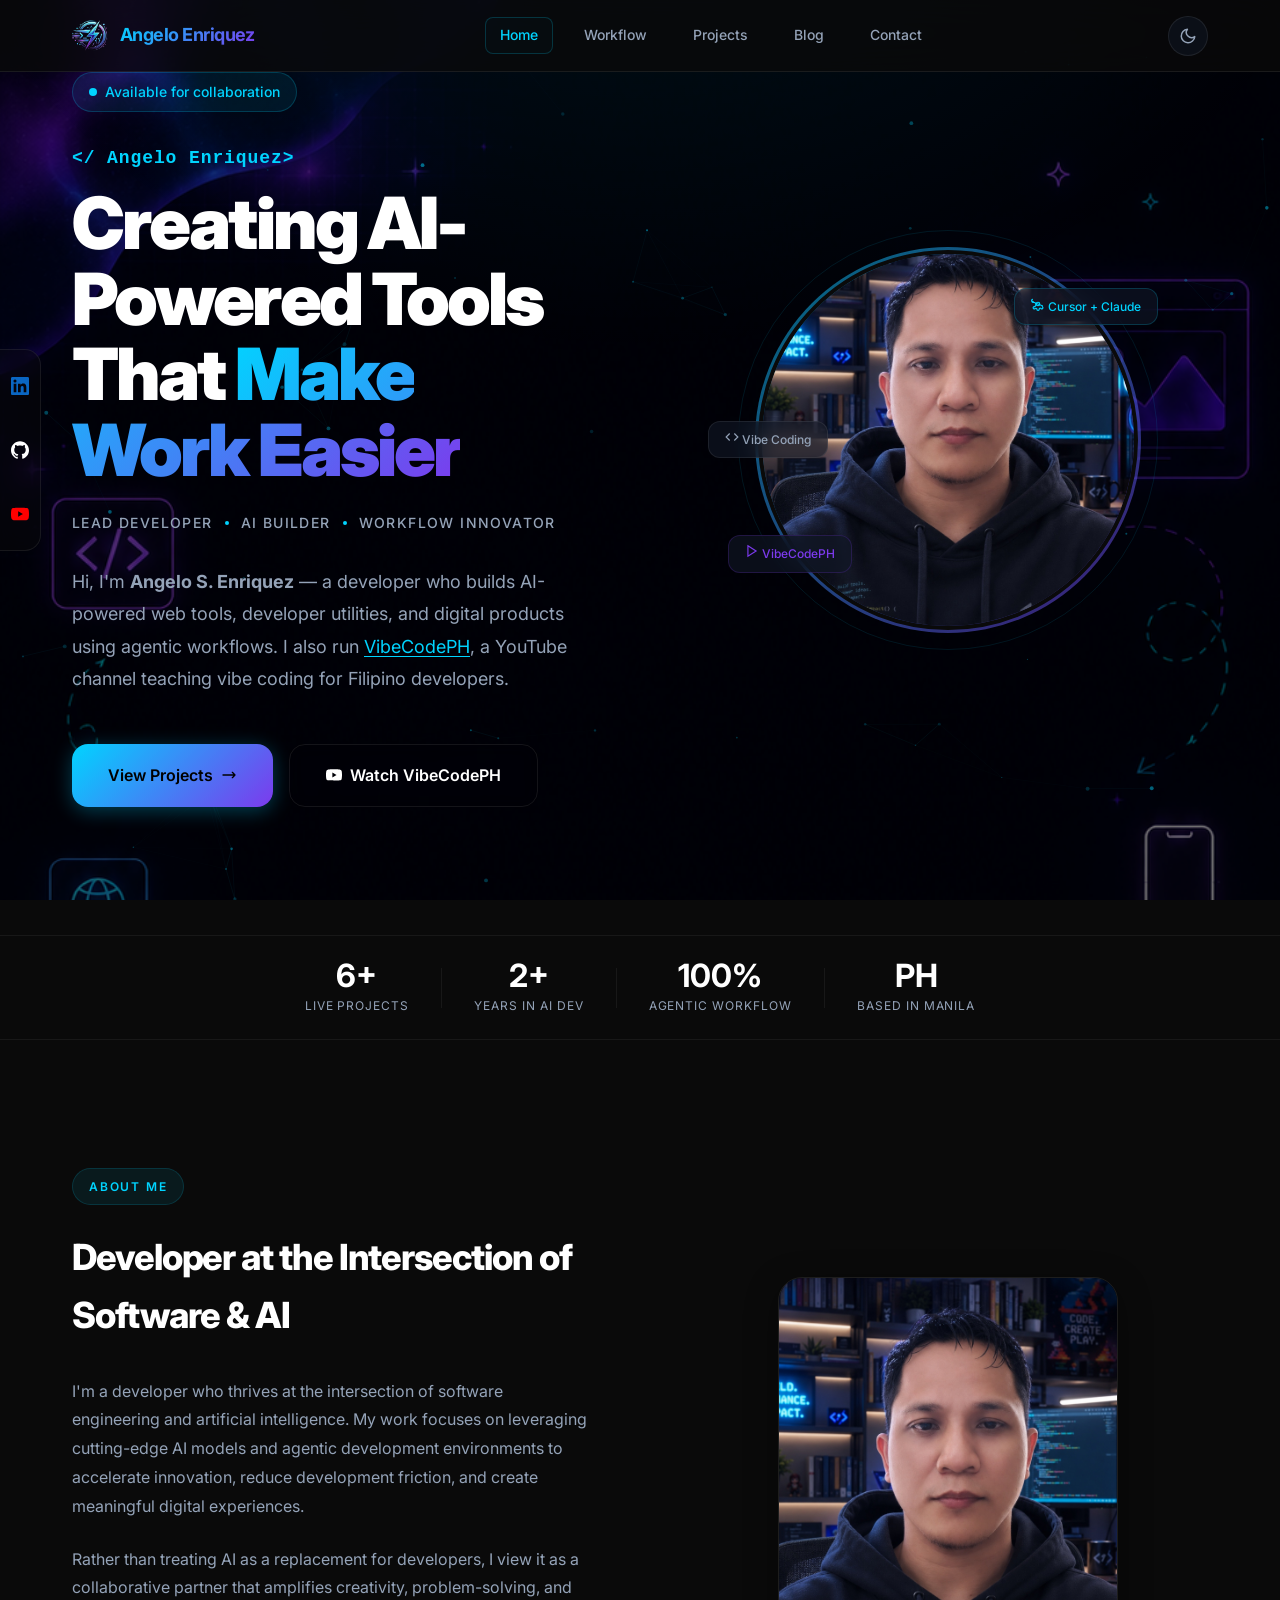
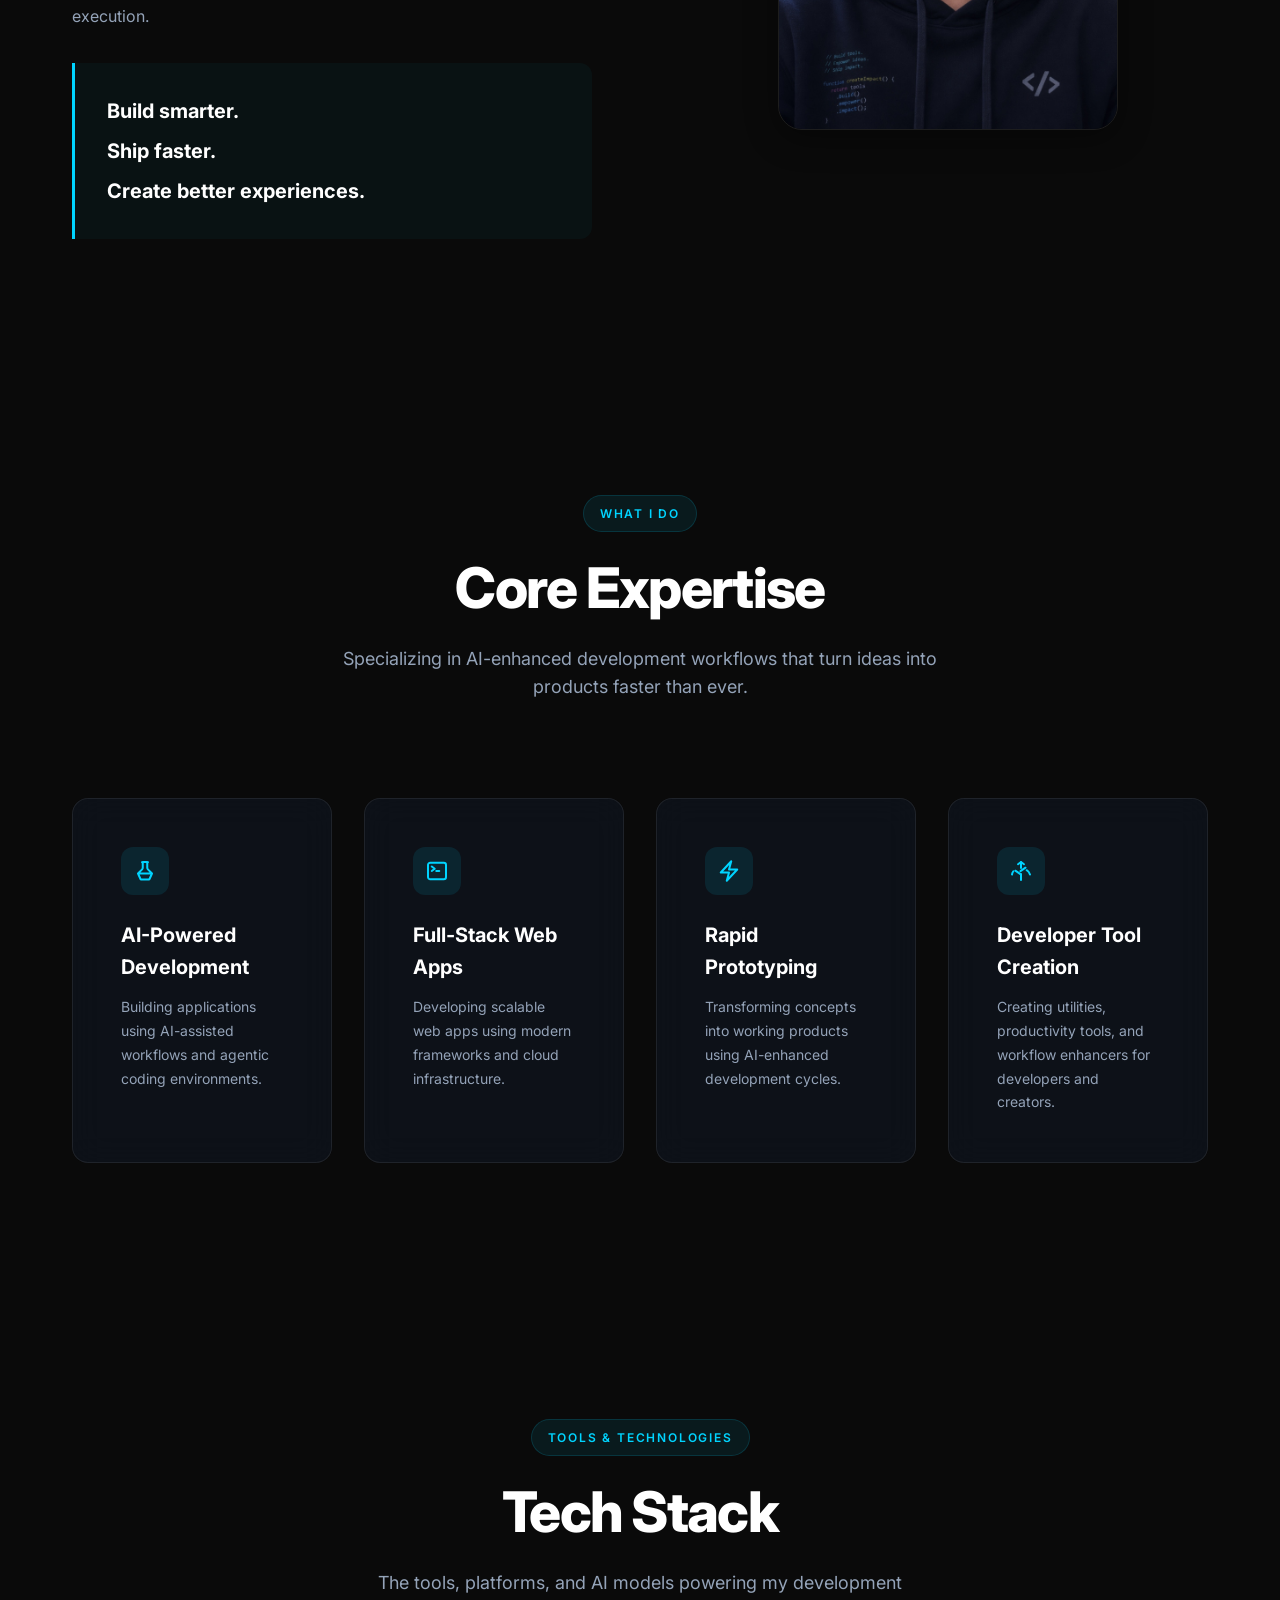
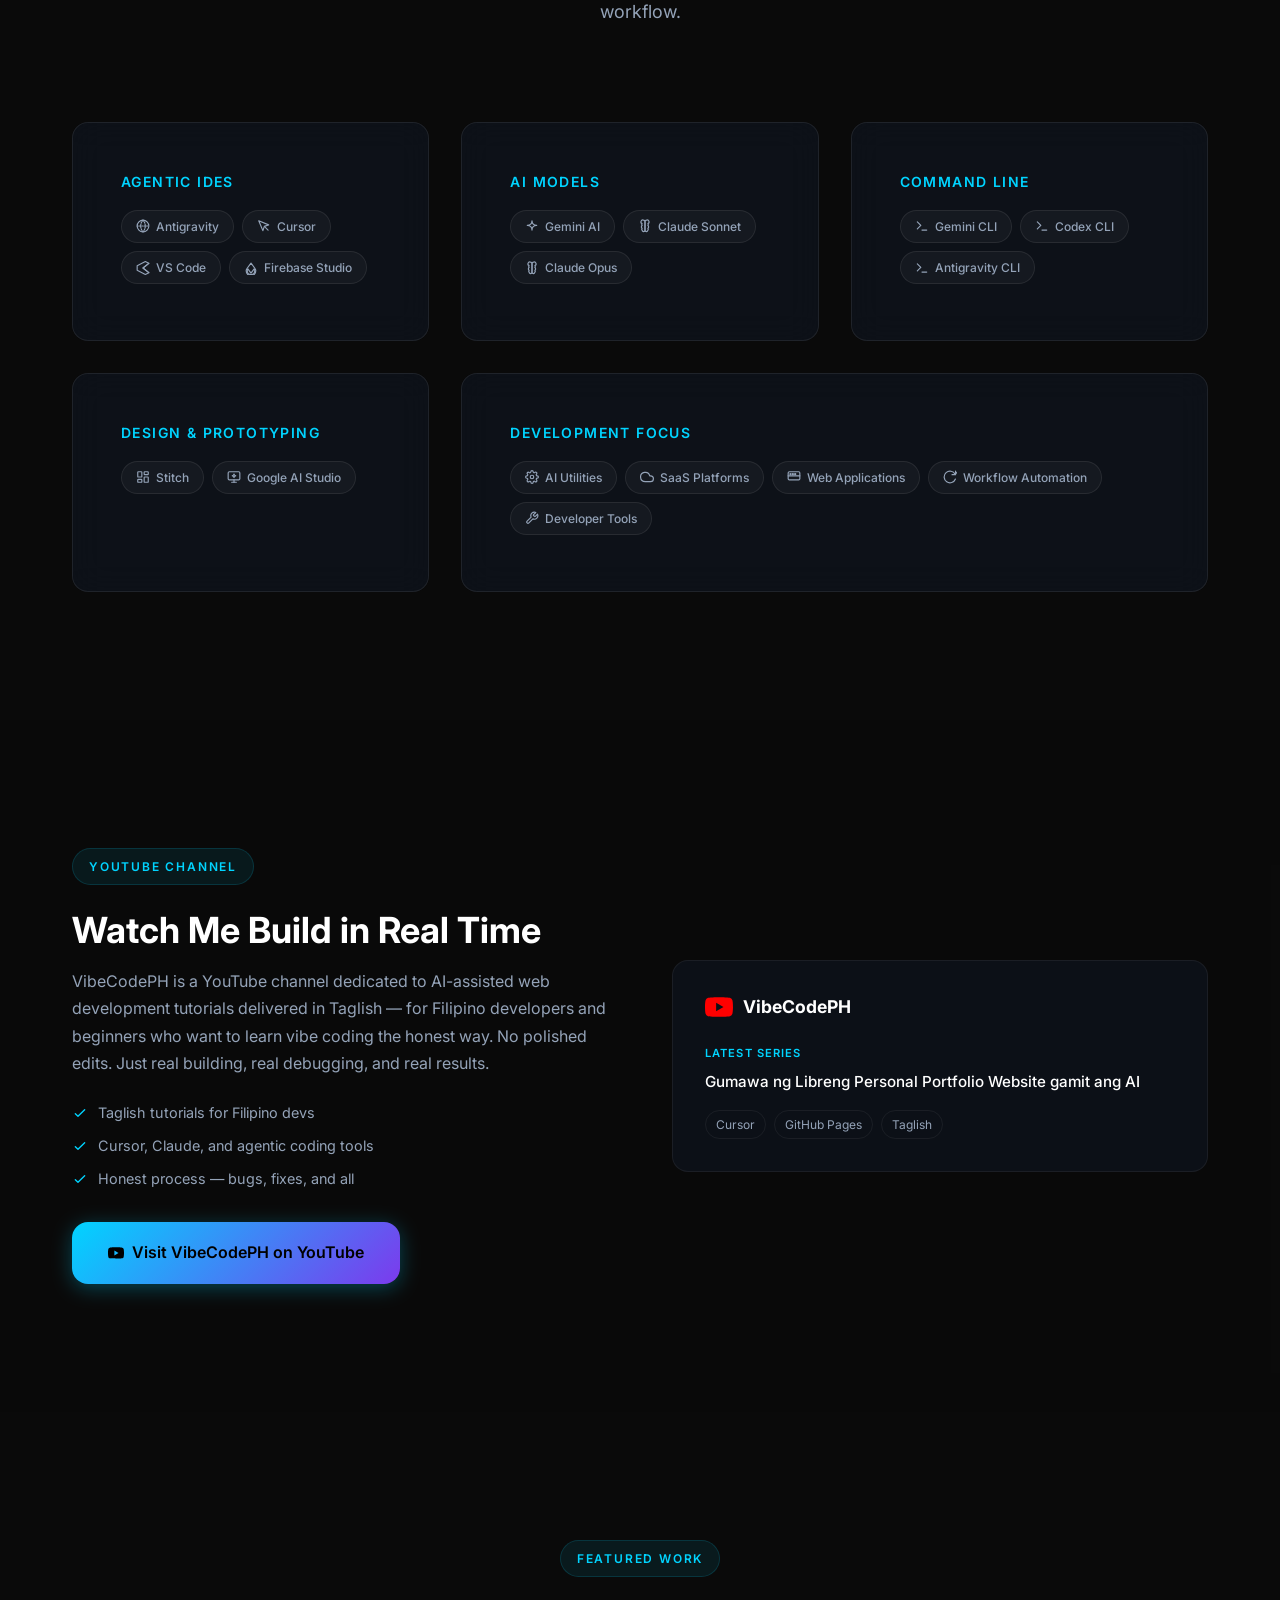
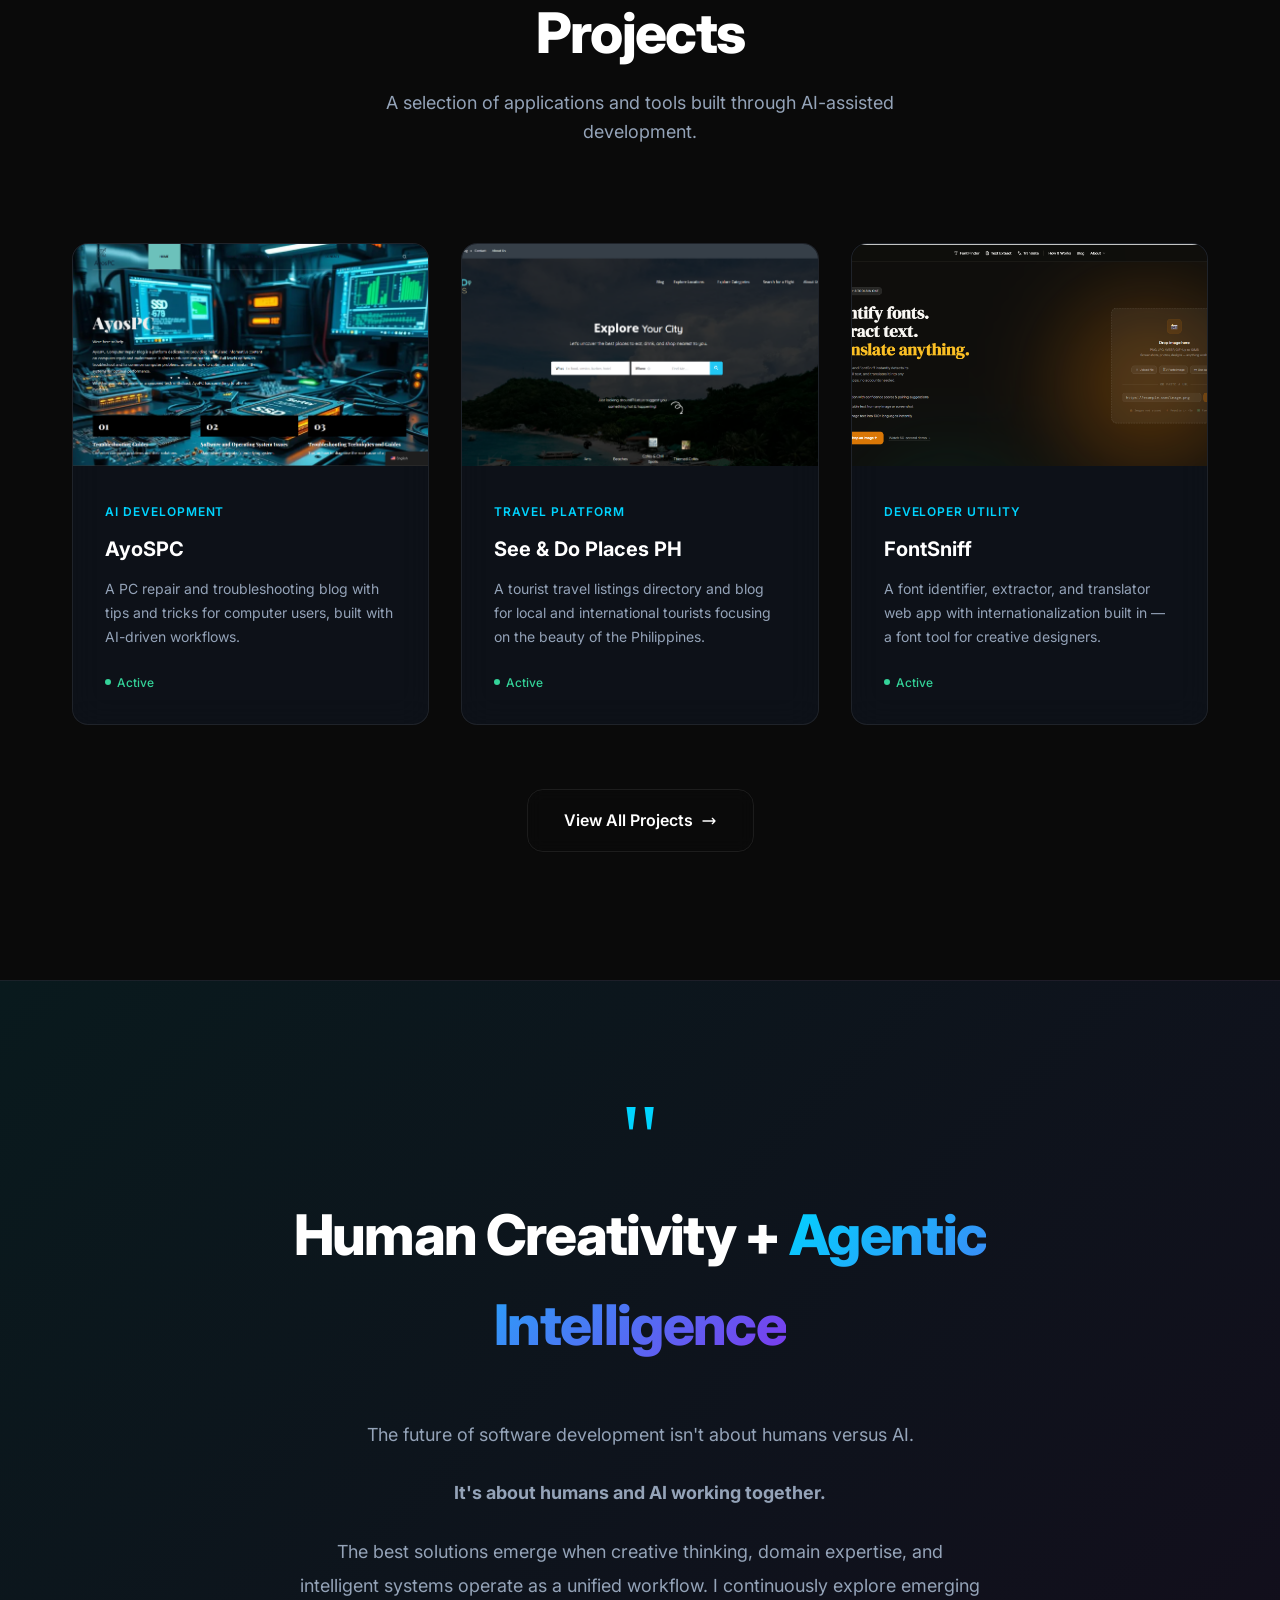
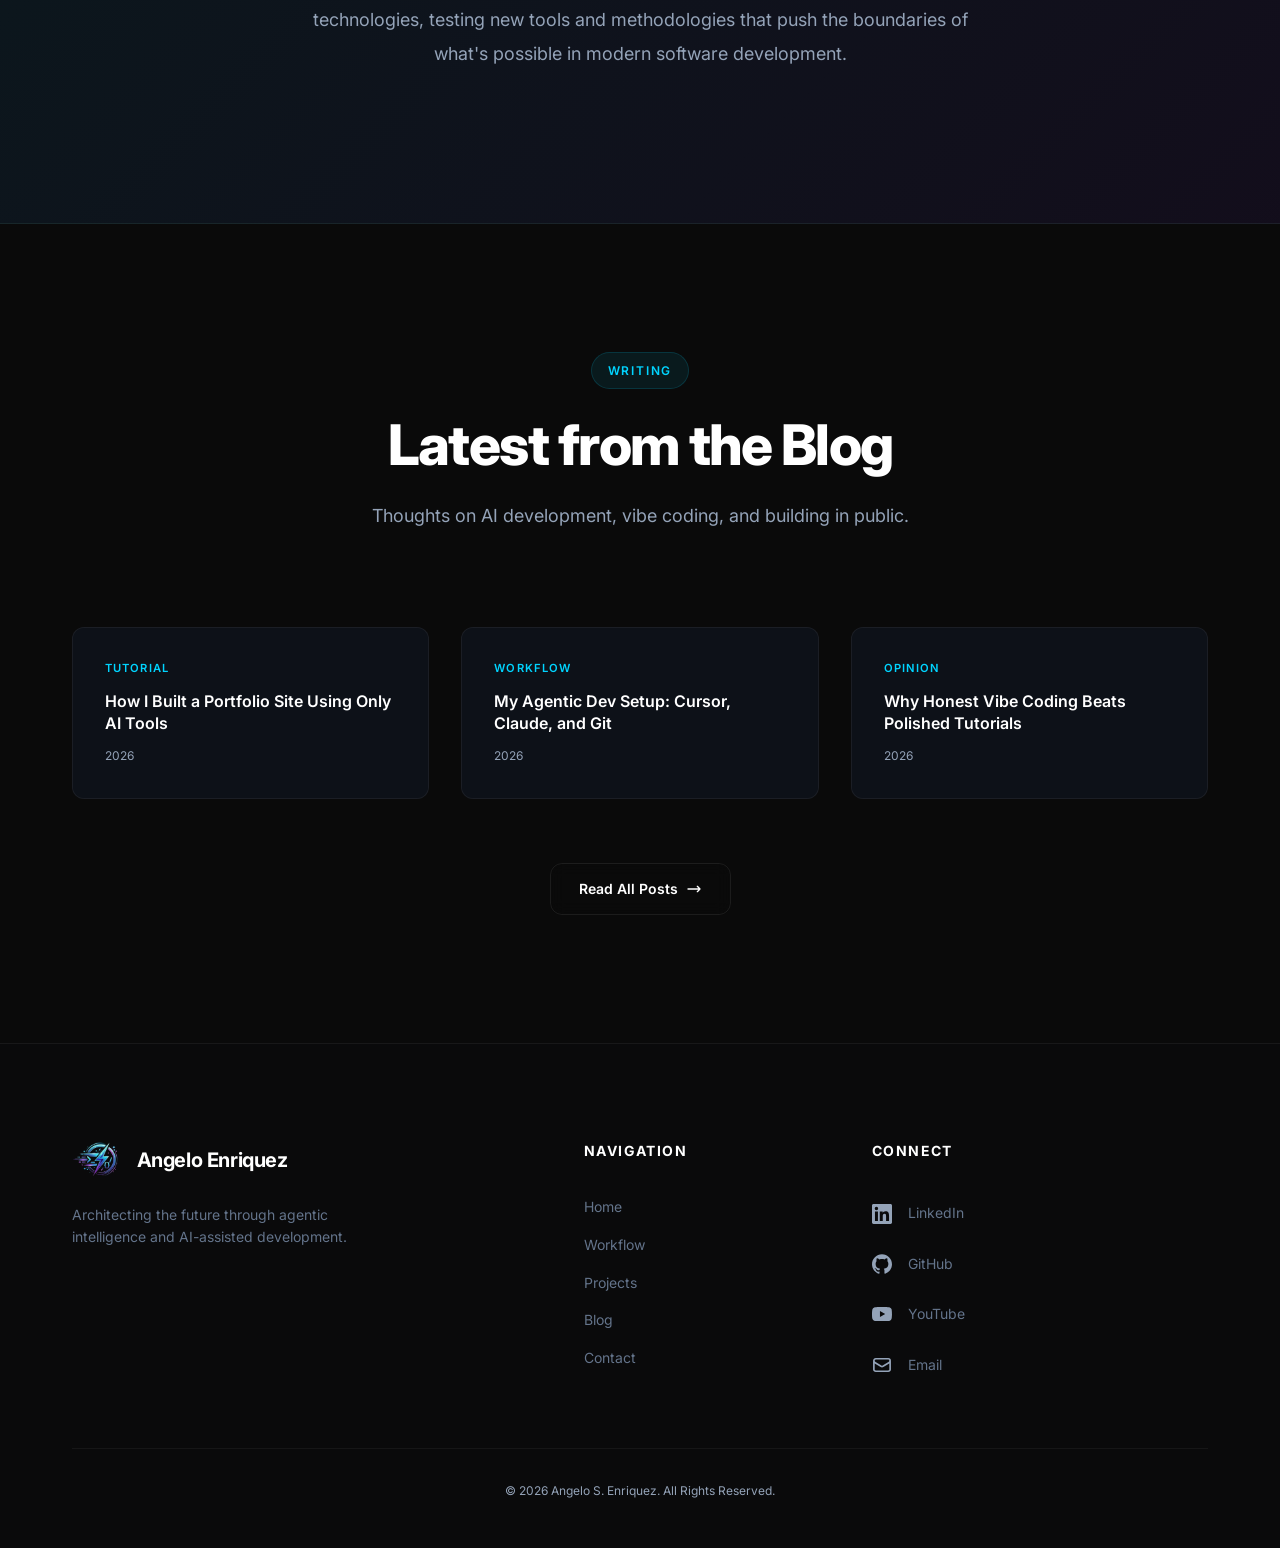
<file: index.html>
<!DOCTYPE html>
<html lang="en" data-theme="dark">
<head>
  <meta charset="UTF-8">
  <meta name="viewport" content="width=device-width, initial-scale=1.0">
  <title>Angelo S. Enriquez — Lead Developer & AI-Driven Builder</title>
  <meta name="description" content="Angelo S. Enriquez is a Lead Developer and AI-Driven Builder specializing in modern web applications, AI-powered utilities, and agentic development workflows.">
  <meta name="keywords" content="Angelo Enriquez, AI developer, agentic development, web developer, portfolio, full-stack developer">
  <meta name="author" content="Angelo S. Enriquez">

  <!-- Open Graph -->
  <meta property="og:title" content="Angelo S. Enriquez — Lead Developer & AI-Driven Builder">
  <meta property="og:description" content="Building modern web applications, AI-powered utilities, and digital products using agentic development tools.">
  <meta property="og:type" content="website">
  <meta property="og:image" content="https://angeloenriquez.dev/Assets/profile pic/avatar.jpg">
  <meta property="og:url" content="https://angeloenriquez.dev/">

  <!-- Twitter Card -->
  <meta name="twitter:card" content="summary_large_image">
  <meta name="twitter:title" content="Angelo S. Enriquez — Lead Developer & AI-Driven Builder">
  <meta name="twitter:description" content="Building modern web applications, AI-powered utilities, and digital products using agentic development tools.">
  <meta name="twitter:image" content="https://angeloenriquez.dev/Assets/profile pic/avatar.jpg">

  <link rel="canonical" href="https://angeloenriquez.dev/">

  <link rel="stylesheet" href="css/styles.css">
  <link rel="icon" type="image/png" href="Assets/website graphics/portfolio website logo_transparent.png">
</head>
<body>

  <a href="#hero" class="skip-nav">Skip to main content</a>

  <!-- Parallax Background -->
  <div id="bg-parallax" aria-hidden="true"></div>
  <div id="bg-overlay" aria-hidden="true"></div>

  <!-- Loading Screen -->
  <div id="loading-screen" class="loading-screen">
    <div class="loader-ring"></div>
    <div class="loader-text">Loading</div>
  </div>

  <!-- Particles -->
  <canvas id="particles-canvas"></canvas>

  <!-- Navigation -->
  <nav class="navbar" role="navigation" aria-label="Main navigation">
    <div class="nav-inner">
      <a href="index.html" class="nav-logo" id="nav-logo">
        <img src="Assets/website graphics/portfolio website logo_transparent.png" alt="Angelo S. Enriquez Logo">
        <span>Angelo Enriquez</span>
      </a>
      <div class="nav-links" id="nav-links">
        <a href="index.html" class="nav-link" data-page="index.html">Home</a>
        <a href="workflow.html" class="nav-link" data-page="workflow.html">Workflow</a>
        <a href="projects.html" class="nav-link" data-page="projects.html">Projects</a>
        <a href="blog.html" class="nav-link" data-page="blog.html">Blog</a>
        <a href="contact.html" class="nav-link" data-page="contact.html">Contact</a>
      </div>
      <div class="nav-actions">
        <button class="theme-toggle" id="theme-toggle" aria-label="Toggle dark/light mode">
          <svg class="icon-moon" xmlns="http://www.w3.org/2000/svg" fill="none" viewBox="0 0 24 24" stroke="currentColor" stroke-width="2"><path stroke-linecap="round" stroke-linejoin="round" d="M21 12.79A9 9 0 1111.21 3 7 7 0 0021 12.79z"/></svg>
          <svg class="icon-sun" xmlns="http://www.w3.org/2000/svg" fill="none" viewBox="0 0 24 24" stroke="currentColor" stroke-width="2"><circle cx="12" cy="12" r="5"/><path stroke-linecap="round" d="M12 1v2M12 21v2M4.22 4.22l1.42 1.42M18.36 18.36l1.42 1.42M1 12h2M21 12h2M4.22 19.78l1.42-1.42M18.36 5.64l1.42-1.42"/></svg>
        </button>
        <button class="nav-hamburger" id="nav-hamburger" aria-label="Toggle menu">
          <span></span><span></span><span></span>
        </button>
      </div>
    </div>
  </nav>

  <!-- Social Navigation Bar -->
  <div class="social-nav">
    <div class="social-nav-inner">
      <div class="social-nav-list">
        <a href="https://www.linkedin.com/in/angelo-s-enriquez-aug2022/" class="social-nav-item" target="_blank" rel="noopener noreferrer">
          <svg xmlns="http://www.w3.org/2000/svg" fill="currentColor" viewBox="0 0 24 24"><path d="M20.447 20.452h-3.554v-5.569c0-1.328-.027-3.037-1.852-3.037-1.853 0-2.136 1.445-2.136 2.939v5.667H9.351V9h3.414v1.561h.046c.477-.9 1.637-1.85 3.37-1.85 3.601 0 4.267 2.37 4.267 5.455v6.286zM5.337 7.433a2.062 2.062 0 01-2.063-2.065 2.064 2.064 0 112.063 2.065zm1.782 13.019H3.555V9h3.564v11.452zM22.225 0H1.771C.792 0 0 .774 0 1.729v20.542C0 23.227.792 24 1.771 24h20.451C23.2 24 24 23.227 24 22.271V1.729C24 .774 23.2 0 22.222 0h.003z"/></svg>
          <span>LinkedIn</span>
        </a>
        <a href="https://github.com/artosien" class="social-nav-item" target="_blank" rel="noopener noreferrer">
          <svg xmlns="http://www.w3.org/2000/svg" fill="currentColor" viewBox="0 0 24 24"><path d="M12 .297c-6.63 0-12 5.373-12 12 0 5.303 3.438 9.8 8.205 11.385.6.113.82-.258.82-.577 0-.285-.01-1.04-.015-2.04-3.338.724-4.042-1.61-4.042-1.61C4.422 18.07 3.633 17.7 3.633 17.7c-1.087-.744.084-.729.084-.729 1.205.084 1.838 1.236 1.838 1.236 1.07 1.835 2.809 1.305 3.495.998.108-.776.417-1.305.76-1.605-2.665-.3-5.466-1.332-5.466-5.93 0-1.31.465-2.38 1.235-3.22-.135-.303-.54-1.523.105-3.176 0 0 1.005-.322 3.3 1.23.96-.267 1.98-.399 3-.405 1.02.006 2.04.138 3 .405 2.28-1.552 3.285-1.23 3.285-1.23.645 1.653.24 2.873.12 3.176.765.84 1.23 1.91 1.23 3.22 0 4.61-2.805 5.625-5.475 5.92.42.36.81 1.096.81 2.22 0 1.606-.015 2.896-.015 3.286 0 .315.21.69.825.57C20.565 22.092 24 17.592 24 12.297c0-6.627-5.373-12-12-12"/></svg>
          <span>GitHub</span>
        </a>
        <a href="https://www.youtube.com/@VibeCodePH" class="social-nav-item" target="_blank" rel="noopener noreferrer">
          <svg xmlns="http://www.w3.org/2000/svg" fill="currentColor" viewBox="0 0 24 24"><path d="M23.498 6.186a3.016 3.016 0 0 0-2.122-2.136C19.505 3.545 12 3.545 12 3.545s-7.505 0-9.377.505A3.017 3.017 0 0 0 .502 6.186C0 8.07 0 12 0 12s0 3.93.502 5.814a3.016 3.016 0 0 0 2.122 2.136c1.871.505 9.376.505 9.376.505s7.505 0 9.377-.505a3.015 3.015 0 0 0 2.122-2.136C24 15.93 24 12 24 12s0-3.93-.502-5.814zM9.545 15.568V8.432L15.818 12l-6.273 3.568z"/></svg>
          <span>YouTube</span>
        </a>
      </div>
    </div>
  </div>

  <!-- HERO SECTION -->
  <section class="hero section" id="hero">
    <div class="container">
      <div class="hero-grid">
        <div class="hero-content">
          <div class="hero-badge reveal">
            <span class="pulse-dot"></span>
            Available for collaboration
          </div>
          <div class="hero-pretitle reveal">&lt;/ Angelo Enriquez&gt;</div>
          <h1 class="hero-title reveal reveal-delay-1">
            Creating AI-Powered Tools That <span class="gradient-text">Make Work Easier</span>
          </h1>
          <p class="hero-subtitle reveal reveal-delay-2">
            Lead Developer <span class="dot"></span> AI Builder <span class="dot"></span> Workflow Innovator
          </p>
          <p class="hero-description reveal reveal-delay-3">
  Hi, I'm <strong>Angelo S. Enriquez</strong> — a developer who builds AI-powered web tools, 
  developer utilities, and digital products using agentic workflows. I also run 
  <a href="https://www.youtube.com/@VibeCodePH" target="_blank" rel="noopener" class="inline-link">VibeCodePH</a>, 
  a YouTube channel teaching vibe coding for Filipino developers.
</p>
          <div class="hero-ctas reveal reveal-delay-4">
            <a href="projects.html" class="btn btn--primary btn--large">
              View Projects
              <svg xmlns="http://www.w3.org/2000/svg" fill="none" viewBox="0 0 24 24" stroke="currentColor" stroke-width="2"><path stroke-linecap="round" stroke-linejoin="round" d="M17 8l4 4m0 0l-4 4m4-4H3"/></svg>
            </a>
            <a href="https://www.youtube.com/@VibeCodePH" class="btn btn--secondary btn--large" target="_blank" rel="noopener">
              <svg xmlns="http://www.w3.org/2000/svg" fill="currentColor" viewBox="0 0 24 24" width="18" height="18"><path d="M23.498 6.186a3.016 3.016 0 0 0-2.122-2.136C19.505 3.545 12 3.545 12 3.545s-7.505 0-9.377.505A3.017 3.017 0 0 0 .502 6.186C0 8.07 0 12 0 12s0 3.93.502 5.814a3.016 3.016 0 0 0 2.122 2.136c1.871.505 9.376.505 9.376.505s7.505 0 9.377-.505a3.015 3.015 0 0 0 2.122-2.136C24 15.93 24 12 24 12s0-3.93-.502-5.814zM9.545 15.568V8.432L15.818 12l-6.273 3.568z"/></svg>
              Watch VibeCodePH
            </a>
          </div>
        </div>
        <div class="hero-visual reveal">
          <div class="hero-image-wrapper">
            <img src="Assets/profile pic/avatar.jpg" alt="Angelo S. Enriquez" class="hero-profile-img">
            <div class="hero-float hero-float--1">
              <svg width="14" height="14" viewBox="0 0 24 24" fill="none" stroke="currentColor" stroke-width="2"><circle cx="12" cy="12" r="3"/><path d="M19.4 15a1.65 1.65 0 0 0 .33 1.82l.06.06a2 2 0 1 1-2.83 2.83l-.06-.06a1.65 1.65 0 0 0-1.82-.33 1.65 1.65 0 0 0-1 1.51V21a2 2 0 0 1-4 0v-.09A1.65 1.65 0 0 0 9 19.4a1.65 1.65 0 0 0-1.82.33l-.06.06a2 2 0 1 1-2.83-2.83l.06-.06A1.65 1.65 0 0 0 4.6 9a1.65 1.65 0 0 0-1.51-1H3a2 2 0 0 1 0-4h.09A1.65 1.65 0 0 0 4.6 9Z"/></svg>
              Cursor + Claude
            </div>
            <div class="hero-float hero-float--2">
              <svg width="14" height="14" viewBox="0 0 24 24" fill="none" stroke="currentColor" stroke-width="2"><polygon points="5 3 19 12 5 21 5 3"/></svg>
              VibeCodePH
            </div>
            <div class="hero-float hero-float--3">
              <svg width="14" height="14" viewBox="0 0 24 24" fill="none" stroke="currentColor" stroke-width="2"><polyline points="16 18 22 12 16 6"/><polyline points="8 6 2 12 8 18"/></svg>
              Vibe Coding
            </div>
          </div>
        </div>
      </div>
    </div>
  </section>

  <!-- STATS BAR -->
  <section class="stats-bar reveal">
    <div class="container">
      <div class="stats-grid">
        <div class="stat-item">
          <span class="stat-number">6+</span>
          <span class="stat-label">Live Projects</span>
        </div>
        <div class="stat-divider"></div>
        <div class="stat-item">
          <span class="stat-number">2+</span>
          <span class="stat-label">Years in AI Dev</span>
        </div>
        <div class="stat-divider"></div>
        <div class="stat-item">
          <span class="stat-number">100%</span>
          <span class="stat-label">Agentic Workflow</span>
        </div>
        <div class="stat-divider"></div>
        <div class="stat-item">
          <span class="stat-number">PH</span>
          <span class="stat-label">Based in Manila</span>
        </div>
      </div>
    </div>
  </section>

  <!-- ABOUT SECTION -->
  <section class="section" id="about">
    <div class="container">
      <div class="about-grid">
        <div class="about-text reveal">
          <span class="section-label">About Me</span>
          <h2>Developer at the Intersection of Software & AI</h2>
          <p>I'm a developer who thrives at the intersection of software engineering and artificial intelligence. My work focuses on leveraging cutting-edge AI models and agentic development environments to accelerate innovation, reduce development friction, and create meaningful digital experiences.</p>
          <p>Rather than treating AI as a replacement for developers, I view it as a collaborative partner that amplifies creativity, problem-solving, and execution.</p>
          <div class="about-mission">
            <span>Build smarter.</span>
            <span>Ship faster.</span>
            <span>Create better experiences.</span>
          </div>
        </div>
        <div class="about-image-wrapper reveal reveal-delay-2">
          <div class="about-image-card">
            <img src="Assets/profile pic/avatar.jpg" alt="Angelo S. Enriquez portrait">
          </div>
        </div>
      </div>
    </div>
  </section>

  <!-- EXPERTISE SECTION -->
  <section class="section" id="expertise">
    <div class="container">
      <div class="section-header reveal">
        <span class="section-label">What I Do</span>
        <h2 class="section-title">Core Expertise</h2>
        <p class="section-subtitle">Specializing in AI-enhanced development workflows that turn ideas into products faster than ever.</p>
      </div>
      <div class="cards-grid cards-grid--4">
        <div class="card reveal reveal-delay-1">
          <div class="card-icon">
            <svg xmlns="http://www.w3.org/2000/svg" fill="none" viewBox="0 0 24 24" stroke="currentColor" stroke-width="2"><path stroke-linecap="round" stroke-linejoin="round" d="M9.75 3.104v5.714a2.25 2.25 0 01-.659 1.591L5 14.5M9.75 3.104c-.251.023-.501.05-.75.082m.75-.082a24.301 24.301 0 014.5 0m0 0v5.714a2.25 2.25 0 00.659 1.591L19 14.5M14.25 3.104c.251.023.501.05.75.082M19 14.5l-2.47 5.527a.75.75 0 01-.686.473H8.156a.75.75 0 01-.686-.473L5 14.5m14 0H5"/></svg>
          </div>
          <h3 class="card-title">AI-Powered Development</h3>
          <p class="card-description">Building applications using AI-assisted workflows and agentic coding environments.</p>
        </div>
        <div class="card reveal reveal-delay-2">
          <div class="card-icon">
            <svg xmlns="http://www.w3.org/2000/svg" fill="none" viewBox="0 0 24 24" stroke="currentColor" stroke-width="2"><path stroke-linecap="round" stroke-linejoin="round" d="M6.75 7.5l3 2.25-3 2.25m4.5 0h3m-9 8.25h13.5A2.25 2.25 0 0021 18V6a2.25 2.25 0 00-2.25-2.25H5.25A2.25 2.25 0 003 6v12a2.25 2.25 0 002.25 2.25z"/></svg>
          </div>
          <h3 class="card-title">Full-Stack Web Apps</h3>
          <p class="card-description">Developing scalable web apps using modern frameworks and cloud infrastructure.</p>
        </div>
        <div class="card reveal reveal-delay-3">
          <div class="card-icon">
            <svg xmlns="http://www.w3.org/2000/svg" fill="none" viewBox="0 0 24 24" stroke="currentColor" stroke-width="2"><path stroke-linecap="round" stroke-linejoin="round" d="M3.75 13.5l10.5-11.25L12 10.5h8.25L9.75 21.75 12 13.5H3.75z"/></svg>
          </div>
          <h3 class="card-title">Rapid Prototyping</h3>
          <p class="card-description">Transforming concepts into working products using AI-enhanced development cycles.</p>
        </div>
        <div class="card reveal reveal-delay-4">
          <div class="card-icon">
            <svg xmlns="http://www.w3.org/2000/svg" fill="none" viewBox="0 0 24 24" stroke="currentColor" stroke-width="2"><path stroke-linecap="round" stroke-linejoin="round" d="M11.42 15.17l-5.08-3.48M4.34 12.24A7.12 7.12 0 003 15.5m8.42-3.33l5.08-3.48m1.16 2.55A7.12 7.12 0 0121 15.5M12 9V3m0 0L9 5.25M12 3l3 2.25M12 21v-6"/></svg>
          </div>
          <h3 class="card-title">Developer Tool Creation</h3>
          <p class="card-description">Creating utilities, productivity tools, and workflow enhancers for developers and creators.</p>
        </div>
      </div>
    </div>
  </section>

  <!-- TECH STACK SECTION -->
  <section class="section" id="tech-stack">
    <div class="container">
      <div class="section-header reveal">
        <span class="section-label">Tools & Technologies</span>
        <h2 class="section-title">Tech Stack</h2>
        <p class="section-subtitle">The tools, platforms, and AI models powering my development workflow.</p>
      </div>
      <div class="cards-grid cards-grid--3">
        <div class="card reveal reveal-delay-1">
          <div class="tech-category">
            <h3 class="tech-category-title">Agentic IDEs</h3>
            <div class="tech-pills">
              <span class="tech-pill">
                <svg viewBox="0 0 24 24" fill="none" stroke="currentColor" stroke-width="2" stroke-linecap="round" stroke-linejoin="round"><circle cx="12" cy="12" r="10"></circle><path d="M12 2a15.3 15.3 0 0 1 4 10 15.3 15.3 0 0 1-4 10M12 2a15.3 15.3 0 0 0-4 10 15.3 15.3 0 0 0 4 10M2 12h20" stroke-dasharray="2 2"></path></svg>
                Antigravity
              </span>
              <span class="tech-pill">
                <svg viewBox="0 0 24 24" fill="none" stroke="currentColor" stroke-width="2" stroke-linecap="round" stroke-linejoin="round"><path d="M3 3l7.07 16.97 2.51-7.39 7.39-2.51L3 3z"></path><path d="M13 13l6 6"></path></svg>
                Cursor
              </span>
              <span class="tech-pill">
                <svg viewBox="0 0 24 24" fill="none" stroke="currentColor" stroke-width="2" stroke-linecap="round" stroke-linejoin="round"><path d="M2 16V8l14-7 6 3-10 8 10 8-6 3-14-7Z"></path><path d="m12 12 10-8M12 12l10 8"></path></svg>
                VS Code
              </span>
              <span class="tech-pill">
                <svg viewBox="0 0 24 24" fill="none" stroke="currentColor" stroke-width="2" stroke-linecap="round" stroke-linejoin="round"><path d="M18.89 12.83 12 3.67 5.11 12.83C4.26 13.97 3.75 15.39 3.75 16.92c0 4.54 3.69 8.23 8.23 8.23s8.23-3.69 8.23-8.23c0-1.53-.51-2.95-1.36-4.09Z"></path><path d="M12 23.35c-3.56 0-6.43-2.87-6.43-6.43 0-1.28.37-2.48 1.02-3.48l5.41 7.23 5.41-7.23c.65 1 1.02 2.2 1.02 3.48 0 3.56-2.87 6.43-6.43 6.43Z"></path></svg>
                Firebase Studio
              </span>
            </div>
          </div>
        </div>
        <div class="card reveal reveal-delay-2">
          <div class="tech-category">
            <h3 class="tech-category-title">AI Models</h3>
            <div class="tech-pills">
              <span class="tech-pill">
                <svg viewBox="0 0 24 24" fill="none" stroke="currentColor" stroke-width="2" stroke-linecap="round" stroke-linejoin="round"><path d="M12 3c.13 4.5 3.5 7.87 8 8c-4.5.13-7.87 3.5-8 8c-.13-4.5-3.5-7.87-8-8c4.5-.13 7.87-3.5 8-8Z"></path></svg>
                Gemini AI
              </span>
              <span class="tech-pill">
                <svg viewBox="0 0 24 24" fill="none" stroke="currentColor" stroke-width="2" stroke-linecap="round" stroke-linejoin="round"><path d="M9.5 2A2.5 2.5 0 0 1 12 4.5v15a2.5 2.5 0 0 1-4.96-.44 2.5 2.5 0 0 1 0-3.12 3 3 0 0 1 0-4.88 2.5 2.5 0 0 1 0-3.12A2.5 2.5 0 0 1 9.5 2Z"></path><path d="M14.5 2A2.5 2.5 0 0 0 12 4.5v15a2.5 2.5 0 0 0 4.96-.44 2.5 2.5 0 0 0 0-3.12 3 3 0 0 0 0-4.88 2.5 2.5 0 0 0 0-3.12A2.5 2.5 0 0 0 14.5 2Z"></path></svg>
                Claude Sonnet
              </span>
              <span class="tech-pill">
                <svg viewBox="0 0 24 24" fill="none" stroke="currentColor" stroke-width="2" stroke-linecap="round" stroke-linejoin="round"><path d="M9.5 2A2.5 2.5 0 0 1 12 4.5v15a2.5 2.5 0 0 1-4.96-.44 2.5 2.5 0 0 1 0-3.12 3 3 0 0 1 0-4.88 2.5 2.5 0 0 1 0-3.12A2.5 2.5 0 0 1 9.5 2Z"></path><path d="M14.5 2A2.5 2.5 0 0 0 12 4.5v15a2.5 2.5 0 0 0 4.96-.44 2.5 2.5 0 0 0 0-3.12 3 3 0 0 0 0-4.88 2.5 2.5 0 0 0 0-3.12A2.5 2.5 0 0 0 14.5 2Z"></path></svg>
                Claude Opus
              </span>
            </div>
          </div>
        </div>
        <div class="card reveal reveal-delay-3">
          <div class="tech-category">
            <h3 class="tech-category-title">Command Line</h3>
            <div class="tech-pills">
              <span class="tech-pill">
                <svg viewBox="0 0 24 24" fill="none" stroke="currentColor" stroke-width="2" stroke-linecap="round" stroke-linejoin="round"><polyline points="4 17 10 11 4 5"></polyline><line x1="12" y1="19" x2="20" y2="19"></line></svg>
                Gemini CLI
              </span>
              <span class="tech-pill">
                <svg viewBox="0 0 24 24" fill="none" stroke="currentColor" stroke-width="2" stroke-linecap="round" stroke-linejoin="round"><polyline points="4 17 10 11 4 5"></polyline><line x1="12" y1="19" x2="20" y2="19"></line></svg>
                Codex CLI
              </span>
              <span class="tech-pill">
                <svg viewBox="0 0 24 24" fill="none" stroke="currentColor" stroke-width="2" stroke-linecap="round" stroke-linejoin="round"><polyline points="4 17 10 11 4 5"></polyline><line x1="12" y1="19" x2="20" y2="19"></line></svg>
                Antigravity CLI
              </span>
            </div>
          </div>
        </div>
        <div class="card reveal reveal-delay-1">
          <div class="tech-category">
            <h3 class="tech-category-title">Design & Prototyping</h3>
            <div class="tech-pills">
              <span class="tech-pill">
                <svg viewBox="0 0 24 24" fill="none" stroke="currentColor" stroke-width="2" stroke-linecap="round" stroke-linejoin="round"><rect x="3" y="3" width="7" height="9" rx="1"></rect><rect x="14" y="3" width="7" height="5" rx="1"></rect><rect x="14" y="12" width="7" height="9" rx="1"></rect><rect x="3" y="16" width="7" height="5" rx="1"></rect></svg>
                Stitch
              </span>
              <span class="tech-pill">
                <svg viewBox="0 0 24 24" fill="none" stroke="currentColor" stroke-width="2" stroke-linecap="round" stroke-linejoin="round"><rect x="2" y="3" width="20" height="14" rx="2" ry="2"></rect><line x1="8" y1="21" x2="16" y2="21"></line><line x1="12" y1="17" x2="12" y2="21"></line><path d="m12 7 1 2 2 1-2 1-1 2-1-2-2-1 2-1z"></path></svg>
                Google AI Studio
              </span>
            </div>
          </div>
        </div>
        <div class="card reveal reveal-delay-2" style="grid-column: span 2;">
          <div class="tech-category">
            <h3 class="tech-category-title">Development Focus</h3>
            <div class="tech-pills">
              <span class="tech-pill">
                <svg viewBox="0 0 24 24" fill="none" stroke="currentColor" stroke-width="2" stroke-linecap="round" stroke-linejoin="round"><circle cx="12" cy="12" r="3"></circle><path d="M19.4 15a1.65 1.65 0 0 0 .33 1.82l.06.06a2 2 0 1 1-2.83 2.83l-.06-.06a1.65 1.65 0 0 0-1.82-.33 1.65 1.65 0 0 0-1 1.51V21a2 2 0 0 1-4 0v-.09A1.65 1.65 0 0 0 9 19.4a1.65 1.65 0 0 0-1.82.33l-.06.06a2 2 0 1 1-2.83-2.83l.06-.06a1.65 1.65 0 0 0 .33-1.82 1.65 1.65 0 0 0-1.51-1H3a2 2 0 0 1 0-4h.09A1.65 1.65 0 0 0 4.6 9a1.65 1.65 0 0 0-.33-1.82l-.06-.06a2 2 0 1 1 2.83-2.83l.06.06a1.65 1.65 0 0 0 1.82.33H9a1.65 1.65 0 0 0 1-1.51V3a2 2 0 0 1 4 0v.09a1.65 1.65 0 0 0 1 1.51 1.65 1.65 0 0 0 1.82-.33l.06-.06a2 2 0 1 1 2.83 2.83l-.06.06a1.65 1.65 0 0 0-.33 1.82V9a1.65 1.65 0 0 0 1.51 1H21a2 2 0 0 1 0 4h-.09a1.65 1.65 0 0 0-1.51 1z"></path></svg>
                AI Utilities
              </span>
              <span class="tech-pill">
                <svg viewBox="0 0 24 24" fill="none" stroke="currentColor" stroke-width="2" stroke-linecap="round" stroke-linejoin="round"><path d="M18 10h-1.26A8 8 0 1 0 9 20h9a5 5 0 0 0 0-10z"></path></svg>
                SaaS Platforms
              </span>
              <span class="tech-pill">
                <svg viewBox="0 0 24 24" fill="none" stroke="currentColor" stroke-width="2" stroke-linecap="round" stroke-linejoin="round"><rect x="2" y="3" width="20" height="14" rx="2" ry="2"></rect><line x1="2" y1="10" x2="22" y2="10"></line><circle cx="6" cy="7" r="1"></circle><circle cx="10" cy="7" r="1"></circle><circle cx="14" cy="7" r="1"></circle></svg>
                Web Applications
              </span>
              <span class="tech-pill">
                <svg viewBox="0 0 24 24" fill="none" stroke="currentColor" stroke-width="2" stroke-linecap="round" stroke-linejoin="round"><path d="M21.5 2v6h-6"></path><path d="M21.34 15.57a10 10 0 1 1-.57-8.38l5.67-5.67"></path></svg>
                Workflow Automation
              </span>
              <span class="tech-pill">
                <svg viewBox="0 0 24 24" fill="none" stroke="currentColor" stroke-width="2" stroke-linecap="round" stroke-linejoin="round"><path d="M14.7 6.3a1 1 0 0 0 0 1.4l1.6 1.6a1 1 0 0 0 1.4 0l3.77-3.77a6 6 0 0 1-7.94 7.94l-6.91 6.91a2.12 2.12 0 0 1-3-3l6.91-6.91a6 6 0 0 1 7.94-7.94l-3.76 3.76z"></path></svg>
                Developer Tools
              </span>
            </div>
          </div>
        </div>
      </div>
    </div>
  </section>

  <!-- VIBECODEOPH SECTION -->
  <section class="section vibecode-section" id="vibecodeoph">
    <div class="container">
      <div class="vibecode-grid">
        <div class="vibecode-content reveal">
          <span class="section-label">YouTube Channel</span>
          <h2 class="vibecode-title">
            Watch Me Build in <span class="gradient-text">Real Time</span>
          </h2>
          <p class="vibecode-description">
            VibeCodePH is a YouTube channel dedicated to AI-assisted web development tutorials
            delivered in Taglish — for Filipino developers and beginners who want to learn
            vibe coding the honest way. No polished edits. Just real building, real debugging,
            and real results.
          </p>
          <ul class="vibecode-features">
            <li>
              <svg xmlns="http://www.w3.org/2000/svg" fill="none" viewBox="0 0 24 24" stroke="currentColor" stroke-width="2" width="16" height="16"><path stroke-linecap="round" stroke-linejoin="round" d="M5 13l4 4L19 7"/></svg>
              Taglish tutorials for Filipino devs
            </li>
            <li>
              <svg xmlns="http://www.w3.org/2000/svg" fill="none" viewBox="0 0 24 24" stroke="currentColor" stroke-width="2" width="16" height="16"><path stroke-linecap="round" stroke-linejoin="round" d="M5 13l4 4L19 7"/></svg>
              Cursor, Claude, and agentic coding tools
            </li>
            <li>
              <svg xmlns="http://www.w3.org/2000/svg" fill="none" viewBox="0 0 24 24" stroke="currentColor" stroke-width="2" width="16" height="16"><path stroke-linecap="round" stroke-linejoin="round" d="M5 13l4 4L19 7"/></svg>
              Honest process — bugs, fixes, and all
            </li>
          </ul>
          <a href="https://www.youtube.com/@VibeCodePH" class="btn btn--primary btn--large vibecode-cta" target="_blank" rel="noopener">
            <svg xmlns="http://www.w3.org/2000/svg" fill="currentColor" viewBox="0 0 24 24" width="18" height="18"><path d="M23.498 6.186a3.016 3.016 0 0 0-2.122-2.136C19.505 3.545 12 3.545 12 3.545s-7.505 0-9.377.505A3.017 3.017 0 0 0 .502 6.186C0 8.07 0 12 0 12s0 3.93.502 5.814a3.016 3.016 0 0 0 2.122 2.136c1.871.505 9.376.505 9.376.505s7.505 0 9.377-.505a3.015 3.015 0 0 0 2.122-2.136C24 15.93 24 12 24 12s0-3.93-.502-5.814zM9.545 15.568V8.432L15.818 12l-6.273 3.568z"/></svg>
            Visit VibeCodePH on YouTube
          </a>
        </div>
        <div class="vibecode-visual reveal reveal-delay-2">
          <div class="vibecode-card">
            <div class="vibecode-card-header">
              <svg xmlns="http://www.w3.org/2000/svg" fill="currentColor" viewBox="0 0 24 24" width="28" height="28" style="color: #FF0000;"><path d="M23.498 6.186a3.016 3.016 0 0 0-2.122-2.136C19.505 3.545 12 3.545 12 3.545s-7.505 0-9.377.505A3.017 3.017 0 0 0 .502 6.186C0 8.07 0 12 0 12s0 3.93.502 5.814a3.016 3.016 0 0 0 2.122 2.136c1.871.505 9.376.505 9.376.505s7.505 0 9.377-.505a3.015 3.015 0 0 0 2.122-2.136C24 15.93 24 12 24 12s0-3.93-.502-5.814zM9.545 15.568V8.432L15.818 12l-6.273 3.568z"/></svg>
              <span class="vibecode-channel-name">VibeCodePH</span>
            </div>
            <div class="vibecode-latest-label">Latest Series</div>
            <div class="vibecode-series-title">Gumawa ng Libreng Personal Portfolio Website gamit ang AI</div>
            <div class="vibecode-tags">
              <span class="vibecode-tag">Cursor</span>
              <span class="vibecode-tag">GitHub Pages</span>
              <span class="vibecode-tag">Taglish</span>
            </div>
          </div>
        </div>
      </div>
    </div>
  </section>

  <!-- FEATURED PROJECTS SECTION -->
  <section class="section" id="featured-projects">
    <div class="container">
      <div class="section-header reveal">
        <span class="section-label">Featured Work</span>
        <h2 class="section-title">Projects</h2>
        <p class="section-subtitle">A selection of applications and tools built through AI-assisted development.</p>
      </div>
      <div class="cards-grid cards-grid--3">
        <!-- AyoSPC -->
        <div class="project-card reveal reveal-delay-1">
          <div class="project-card-image">
            <img src="Assets/Projects images/ayospc.png" alt="AyoSPC project screenshot">
            <div class="project-card-overlay">
              <a href="https://www.ayospc.com" class="btn btn--primary" target="_blank" rel="noopener">Visit Site</a>
            </div>
          </div>
          <div class="project-card-body">
            <span class="project-card-badge">AI Development</span>
            <h3 class="project-card-title">AyoSPC</h3>
            <p class="project-card-desc">A PC repair and troubleshooting blog with tips and tricks for computer users, built with AI-driven workflows.</p>
            <div class="project-card-footer">
              <span class="project-status"><span class="dot"></span> Active</span>
            </div>
          </div>
        </div>
        <!-- See & Do Places PH -->
        <div class="project-card reveal reveal-delay-2">
          <div class="project-card-image">
            <img src="Assets/Projects images/seeanddoplacesph.png" alt="See and Do Places PH screenshot">
            <div class="project-card-overlay">
              <a href="https://www.seeanddoplaceph.com" class="btn btn--primary" target="_blank" rel="noopener">Visit Site</a>
            </div>
          </div>
          <div class="project-card-body">
            <span class="project-card-badge">Travel Platform</span>
            <h3 class="project-card-title">See & Do Places PH</h3>
            <p class="project-card-desc">A tourist travel listings directory and blog for local and international tourists focusing on the beauty of the Philippines.</p>
            <div class="project-card-footer">
              <span class="project-status"><span class="dot"></span> Active</span>
            </div>
          </div>
        </div>
        <!-- FontSniff -->
        <div class="project-card reveal reveal-delay-3">
          <div class="project-card-image">
            <img src="Assets/Projects images/fontsniff image thumb.png" alt="FontSniff screenshot">
            <div class="project-card-overlay">
              <a href="https://fontsniff.com" class="btn btn--primary" target="_blank" rel="noopener">Visit Site</a>
            </div>
          </div>
          <div class="project-card-body">
            <span class="project-card-badge">Developer Utility</span>
            <h3 class="project-card-title">FontSniff</h3>
            <p class="project-card-desc">A font identifier, extractor, and translator web app with internationalization built in — a font tool for creative designers.</p>
            <div class="project-card-footer">
              <span class="project-status"><span class="dot"></span> Active</span>
            </div>
          </div>
        </div>
      </div>
      <div class="text-center mt-3xl reveal">
        <a href="projects.html" class="btn btn--secondary btn--large">
          View All Projects
          <svg xmlns="http://www.w3.org/2000/svg" fill="none" viewBox="0 0 24 24" stroke="currentColor" stroke-width="2"><path stroke-linecap="round" stroke-linejoin="round" d="M17 8l4 4m0 0l-4 4m4-4H3"/></svg>
        </a>
      </div>
    </div>
  </section>

  <!-- PHILOSOPHY SECTION -->
  <section class="philosophy-section" id="philosophy">
    <div class="container container--narrow">
      <div class="philosophy-quote-mark reveal">"</div>
      <h2 class="philosophy-title reveal">
        Human Creativity + <span class="gradient-text">Agentic Intelligence</span>
      </h2>
      <div class="philosophy-text reveal reveal-delay-1">
        <p>The future of software development isn't about humans versus AI.</p>
        <p><strong>It's about humans and AI working together.</strong></p>
        <p>The best solutions emerge when creative thinking, domain expertise, and intelligent systems operate as a unified workflow. I continuously explore emerging technologies, testing new tools and methodologies that push the boundaries of what's possible in modern software development.</p>
      </div>
    </div>
  </section>

  <!-- BLOG PREVIEW SECTION -->
  <section class="section" id="blog-preview">
    <div class="container">
      <div class="section-header reveal">
        <span class="section-label">Writing</span>
        <h2 class="section-title">Latest from the Blog</h2>
        <p class="section-subtitle">Thoughts on AI development, vibe coding, and building in public.</p>
      </div>
      <div class="cards-grid cards-grid--3">
        <a href="blog.html" class="blog-preview-card reveal reveal-delay-1">
          <span class="blog-preview-label">Tutorial</span>
          <h3 class="blog-preview-title">How I Built a Portfolio Site Using Only AI Tools</h3>
          <span class="blog-preview-date">2026</span>
        </a>
        <a href="blog.html" class="blog-preview-card reveal reveal-delay-2">
          <span class="blog-preview-label">Workflow</span>
          <h3 class="blog-preview-title">My Agentic Dev Setup: Cursor, Claude, and Git</h3>
          <span class="blog-preview-date">2026</span>
        </a>
        <a href="blog.html" class="blog-preview-card reveal reveal-delay-3">
          <span class="blog-preview-label">Opinion</span>
          <h3 class="blog-preview-title">Why Honest Vibe Coding Beats Polished Tutorials</h3>
          <span class="blog-preview-date">2026</span>
        </a>
      </div>
      <div class="text-center mt-3xl reveal">
        <a href="blog.html" class="btn btn--secondary">
          Read All Posts
          <svg xmlns="http://www.w3.org/2000/svg" fill="none" viewBox="0 0 24 24" stroke="currentColor" stroke-width="2"><path stroke-linecap="round" stroke-linejoin="round" d="M17 8l4 4m0 0l-4 4m4-4H3"/></svg>
        </a>
      </div>
    </div>
  </section>

  <!-- FOOTER -->
  <footer class="footer">
    <div class="container">
      <div class="footer-grid">
        <!-- Brand Column -->
        <div class="footer-column footer-column--brand">
          <a href="index.html" class="footer-logo">
            <img src="Assets/website graphics/portfolio website logo_transparent.png" alt="Angelo S. Enriquez Logo">
            <span>Angelo Enriquez</span>
          </a>
          <p class="footer-description">Architecting the future through agentic intelligence and AI-assisted development.</p>
        </div>

        <!-- Navigation Column -->
        <div class="footer-column">
          <h4 class="footer-title">Navigation</h4>
          <ul class="footer-links">
            <li><a href="index.html">Home</a></li>
            <li><a href="workflow.html">Workflow</a></li>
            <li><a href="projects.html">Projects</a></li>
            <li><a href="blog.html">Blog</a></li>
            <li><a href="contact.html">Contact</a></li>
          </ul>
        </div>

        <!-- Social Column -->
        <div class="footer-column">
          <h4 class="footer-title">Connect</h4>
          <div class="footer-social-list">
            <a href="https://www.linkedin.com/in/angelo-s-enriquez-aug2022/" class="footer-social-item" target="_blank" rel="noopener noreferrer">
              <svg xmlns="http://www.w3.org/2000/svg" fill="currentColor" viewBox="0 0 24 24"><path d="M20.447 20.452h-3.554v-5.569c0-1.328-.027-3.037-1.852-3.037-1.853 0-2.136 1.445-2.136 2.939v5.667H9.351V9h3.414v1.561h.046c.477-.9 1.637-1.85 3.37-1.85 3.601 0 4.267 2.37 4.267 5.455v6.286zM5.337 7.433a2.062 2.062 0 01-2.063-2.065 2.064 2.064 0 112.063 2.065zm1.782 13.019H3.555V9h3.564v11.452zM22.225 0H1.771C.792 0 0 .774 0 1.729v20.542C0 23.227.792 24 1.771 24h20.451C23.2 24 24 23.227 24 22.271V1.729C24 .774 23.2 0 22.222 0h.003z"/></svg>
              <span>LinkedIn</span>
            </a>
            <a href="https://github.com/artosien" class="footer-social-item" target="_blank" rel="noopener noreferrer">
              <svg xmlns="http://www.w3.org/2000/svg" fill="currentColor" viewBox="0 0 24 24"><path d="M12 .297c-6.63 0-12 5.373-12 12 0 5.303 3.438 9.8 8.205 11.385.6.113.82-.258.82-.577 0-.285-.01-1.04-.015-2.04-3.338.724-4.042-1.61-4.042-1.61C4.422 18.07 3.633 17.7 3.633 17.7c-1.087-.744.084-.729.084-.729 1.205.084 1.838 1.236 1.838 1.236 1.07 1.835 2.809 1.305 3.495.998.108-.776.417-1.305.76-1.605-2.665-.3-5.466-1.332-5.466-5.93 0-1.31.465-2.38 1.235-3.22-.135-.303-.54-1.523.105-3.176 0 0 1.005-.322 3.3 1.23.96-.267 1.98-.399 3-.405 1.02.006 2.04.138 3 .405 2.28-1.552 3.285-1.23 3.285-1.23.645 1.653.24 2.873.12 3.176.765.84 1.23 1.91 1.23 3.22 0 4.61-2.805 5.625-5.475 5.92.42.36.81 1.096.81 2.22 0 1.606-.015 2.896-.015 3.286 0 .315.21.69.825.57C20.565 22.092 24 17.592 24 12.297c0-6.627-5.373-12-12-12"/></svg>
              <span>GitHub</span>
            </a>
            <a href="https://www.youtube.com/@VibeCodePH" class="footer-social-item" target="_blank" rel="noopener noreferrer">
              <svg xmlns="http://www.w3.org/2000/svg" fill="currentColor" viewBox="0 0 24 24"><path d="M23.498 6.186a3.016 3.016 0 0 0-2.122-2.136C19.505 3.545 12 3.545 12 3.545s-7.505 0-9.377.505A3.017 3.017 0 0 0 .502 6.186C0 8.07 0 12 0 12s0 3.93.502 5.814a3.016 3.016 0 0 0 2.122 2.136c1.871.505 9.376.505 9.376.505s7.505 0 9.377-.505a3.015 3.015 0 0 0 2.122-2.136C24 15.93 24 12 24 12s0-3.93-.502-5.814zM9.545 15.568V8.432L15.818 12l-6.273 3.568z"/></svg>
              <span>YouTube</span>
            </a>
            <a href="mailto:angeloz8enriquez@gmail.com" class="footer-social-item">
              <svg xmlns="http://www.w3.org/2000/svg" fill="none" viewBox="0 0 24 24" stroke="currentColor" stroke-width="2"><path stroke-linecap="round" stroke-linejoin="round" d="M21.75 6.75v10.5a2.25 2.25 0 01-2.25 2.25h-15a2.25 2.25 0 01-2.25-2.25V6.75m19.5 0A2.25 2.25 0 0019.5 4.5h-15a2.25 2.25 0 00-2.25 2.25m19.5 0v.243a2.25 2.25 0 01-1.07 1.916l-7.5 4.615a2.25 2.25 0 01-2.36 0L3.32 8.91a2.25 2.25 0 01-1.07-1.916V6.75"/></svg>
              <span>Email</span>
            </a>
          </div>
        </div>
      </div>
      <div class="footer-bottom">
        <span class="footer-copyright">&copy; 2026 Angelo S. Enriquez. All Rights Reserved.</span>
      </div>
    </div>
  </footer>

    <button class="back-to-top" id="back-to-top" aria-label="Back to top">
    <svg xmlns="http://www.w3.org/2000/svg" fill="none" viewBox="0 0 24 24" stroke="currentColor" stroke-width="2" width="22" height="22"><path stroke-linecap="round" stroke-linejoin="round" d="M5 15l7-7 7 7"/></svg>
  </button>

  <script src="js/main.js"></script>
</body>
</html>
</file>
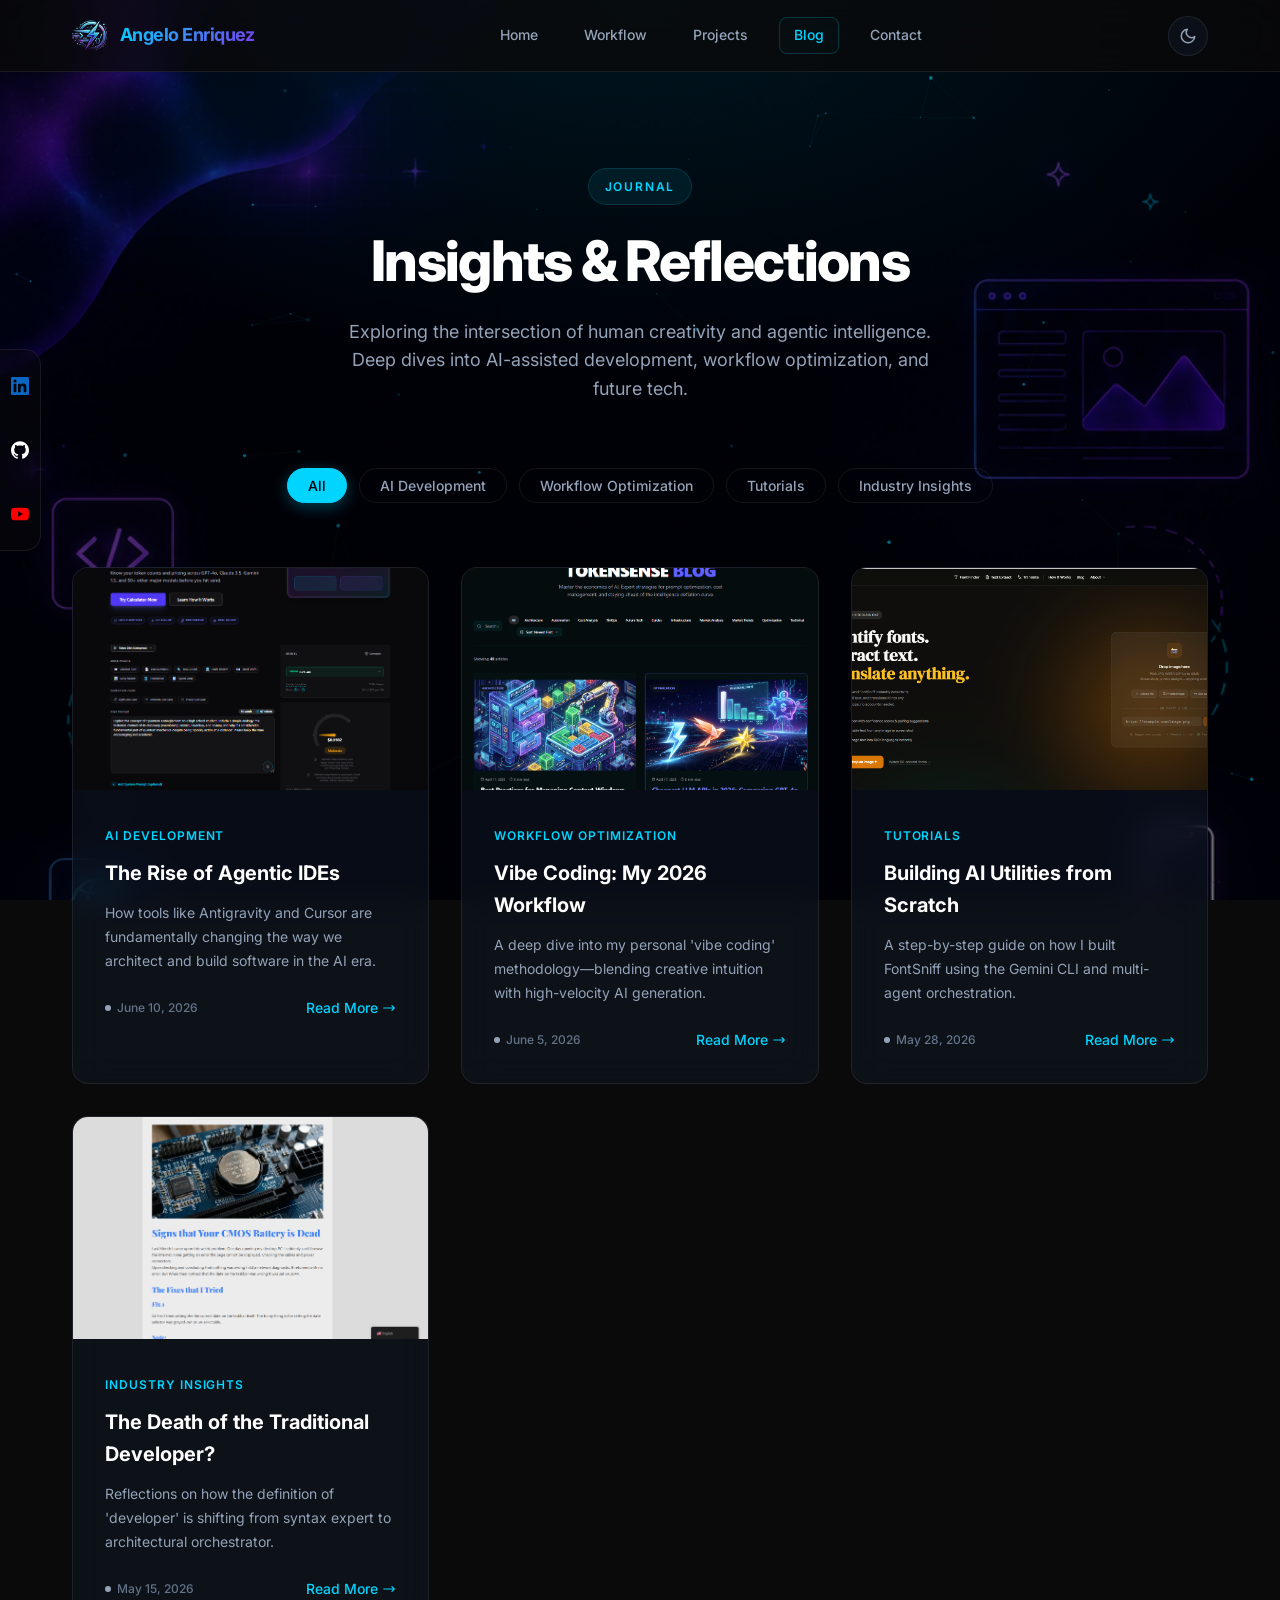
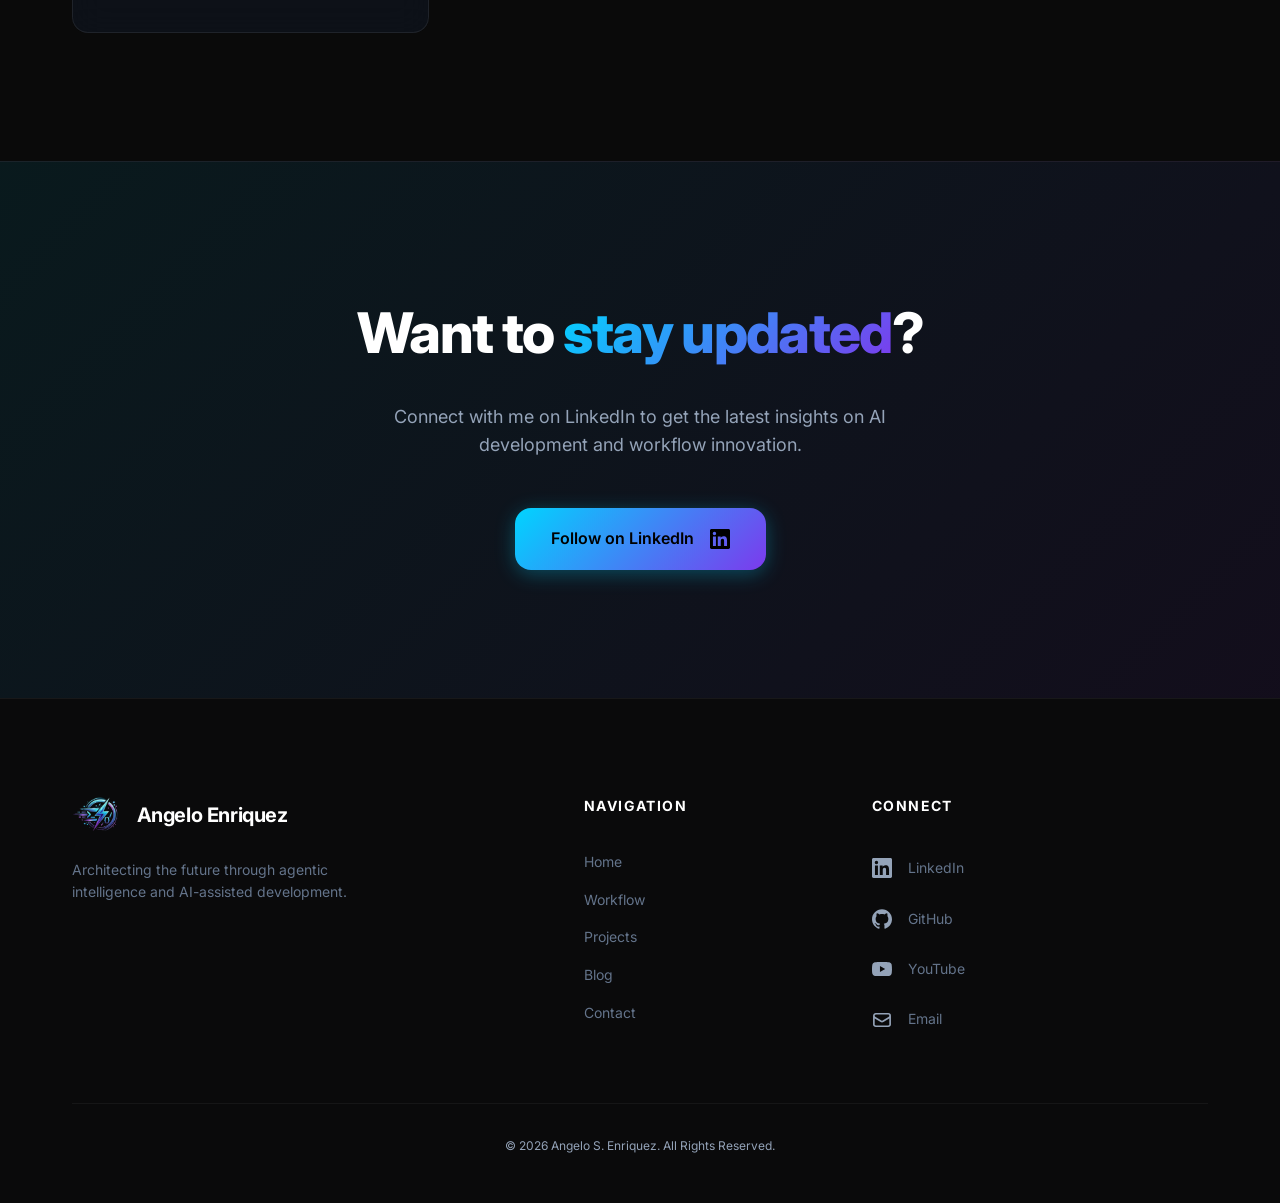
<file: blog.html>
<!DOCTYPE html>
<html lang="en" data-theme="dark">
<head>
  <meta charset="UTF-8">
  <meta name="viewport" content="width=device-width, initial-scale=1.0">
  <title>Blog & Journal — Angelo S. Enriquez</title>
  <meta name="description" content="Read insights and reflections on AI development, workflow optimization, and the future of agentic intelligence by Angelo S. Enriquez.">
  <meta name="author" content="Angelo S. Enriquez">
  <meta property="og:title" content="Journal & Insights — Angelo S. Enriquez">
  <meta property="og:description" content="Deep dives into AI-assisted development, workflow automation, and reflections on the evolving tech landscape.">
  <meta property="og:type" content="website">
  <link rel="stylesheet" href="css/styles.css">
  <link rel="icon" type="image/png" href="Assets/website graphics/portfolio website logo_transparent.png">
</head>
<body>

  <!-- Parallax Background -->
  <div id="bg-parallax" aria-hidden="true"></div>
  <div id="bg-overlay" aria-hidden="true"></div>

  <!-- Loading Screen -->
  <div id="loading-screen" class="loading-screen">
    <div class="loader-ring"></div>
    <div class="loader-text">Loading</div>
  </div>

  <!-- Particles -->
  <canvas id="particles-canvas"></canvas>

  <!-- Navigation -->
  <nav class="navbar" role="navigation" aria-label="Main navigation">
    <div class="nav-inner">
      <a href="index.html" class="nav-logo" id="nav-logo">
        <img src="Assets/website graphics/portfolio website logo_transparent.png" alt="Angelo S. Enriquez Logo">
        <span>Angelo Enriquez</span>
      </a>
      <div class="nav-links" id="nav-links">
        <a href="index.html" class="nav-link" data-page="index.html">Home</a>
        <a href="workflow.html" class="nav-link" data-page="workflow.html">Workflow</a>
        <a href="projects.html" class="nav-link" data-page="projects.html">Projects</a>
        <a href="blog.html" class="nav-link active" data-page="blog.html">Blog</a>
        <a href="contact.html" class="nav-link" data-page="contact.html">Contact</a>
      </div>
      <div class="nav-actions">
        <button class="theme-toggle" id="theme-toggle" aria-label="Toggle dark/light mode">
          <svg class="icon-moon" xmlns="http://www.w3.org/2000/svg" fill="none" viewBox="0 0 24 24" stroke="currentColor" stroke-width="2"><path stroke-linecap="round" stroke-linejoin="round" d="M21 12.79A9 9 0 1111.21 3 7 7 0 0021 12.79z"/></svg>
          <svg class="icon-sun" xmlns="http://www.w3.org/2000/svg" fill="none" viewBox="0 0 24 24" stroke="currentColor" stroke-width="2"><circle cx="12" cy="12" r="5"/><path stroke-linecap="round" d="M12 1v2M12 21v2M4.22 4.22l1.42 1.42M18.36 18.36l1.42 1.42M1 12h2M21 12h2M4.22 19.78l1.42-1.42M18.36 5.64l1.42-1.42"/></svg>
        </button>
        <button class="nav-hamburger" id="nav-hamburger" aria-label="Toggle menu">
          <span></span><span></span><span></span>
        </button>
      </div>
    </div>
  </nav>

  <!-- Social Navigation Bar -->
  <div class="social-nav">
    <div class="social-nav-inner">
      <div class="social-nav-list">
        <a href="https://www.linkedin.com/in/angelo-s-enriquez-aug2022/" class="social-nav-item" target="_blank" rel="noopener noreferrer">
          <svg xmlns="http://www.w3.org/2000/svg" fill="currentColor" viewBox="0 0 24 24"><path d="M20.447 20.452h-3.554v-5.569c0-1.328-.027-3.037-1.852-3.037-1.853 0-2.136 1.445-2.136 2.939v5.667H9.351V9h3.414v1.561h.046c.477-.9 1.637-1.85 3.37-1.85 3.601 0 4.267 2.37 4.267 5.455v6.286zM5.337 7.433a2.062 2.062 0 01-2.063-2.065 2.064 2.064 0 112.063 2.065zm1.782 13.019H3.555V9h3.564v11.452zM22.225 0H1.771C.792 0 0 .774 0 1.729v20.542C0 23.227.792 24 1.771 24h20.451C23.2 24 24 23.227 24 22.271V1.729C24 .774 23.2 0 22.222 0h.003z"/></svg>
          <span>LinkedIn</span>
        </a>
        <a href="https://github.com/artosien" class="social-nav-item" target="_blank" rel="noopener noreferrer">
          <svg xmlns="http://www.w3.org/2000/svg" fill="currentColor" viewBox="0 0 24 24"><path d="M12 .297c-6.63 0-12 5.373-12 12 0 5.303 3.438 9.8 8.205 11.385.6.113.82-.258.82-.577 0-.285-.01-1.04-.015-2.04-3.338.724-4.042-1.61-4.042-1.61C4.422 18.07 3.633 17.7 3.633 17.7c-1.087-.744.084-.729.084-.729 1.205.084 1.838 1.236 1.838 1.236 1.07 1.835 2.809 1.305 3.495.998.108-.776.417-1.305.76-1.605-2.665-.3-5.466-1.332-5.466-5.93 0-1.31.465-2.38 1.235-3.22-.135-.303-.54-1.523.105-3.176 0 0 1.005-.322 3.3 1.23.96-.267 1.98-.399 3-.405 1.02.006 2.04.138 3 .405 2.28-1.552 3.285-1.23 3.285-1.23.645 1.653.24 2.873.12 3.176.765.84 1.23 1.91 1.23 3.22 0 4.61-2.805 5.625-5.475 5.92.42.36.81 1.096.81 2.22 0 1.606-.015 2.896-.015 3.286 0 .315.21.69.825.57C20.565 22.092 24 17.592 24 12.297c0-6.627-5.373-12-12-12"/></svg>
          <span>GitHub</span>
        </a>
        <a href="https://www.youtube.com/@VibeCodePH" class="social-nav-item" target="_blank" rel="noopener noreferrer">
          <svg xmlns="http://www.w3.org/2000/svg" fill="currentColor" viewBox="0 0 24 24"><path d="M23.498 6.186a3.016 3.016 0 0 0-2.122-2.136C19.505 3.545 12 3.545 12 3.545s-7.505 0-9.377.505A3.017 3.017 0 0 0 .502 6.186C0 8.07 0 12 0 12s0 3.93.502 5.814a3.016 3.016 0 0 0 2.122 2.136c1.871.505 9.376.505 9.376.505s7.505 0 9.377-.505a3.015 3.015 0 0 0 2.122-2.136C24 15.93 24 12 24 12s0-3.93-.502-5.814zM9.545 15.568V8.432L15.818 12l-6.273 3.568z"/></svg>
          <span>YouTube</span>
        </a>
      </div>
    </div>
  </div>

  <!-- PAGE HEADER -->
  <section class="page-header section">
    <div class="container container--narrow">
      <span class="section-label reveal">Journal</span>
      <h1 class="section-title reveal reveal-delay-1">Insights & Reflections</h1>
      <p class="section-subtitle reveal reveal-delay-2">Exploring the intersection of human creativity and agentic intelligence. Deep dives into AI-assisted development, workflow optimization, and future tech.</p>
    </div>
  </section>

  <!-- BLOG POSTS -->
  <section class="section" style="padding-top: 0;">
    <div class="container">

      <!-- Filters -->
      <div class="filter-bar reveal" id="filter-bar">
        <button class="filter-btn active" data-filter="all">All</button>
        <button class="filter-btn" data-filter="ai">AI Development</button>
        <button class="filter-btn" data-filter="workflow">Workflow Optimization</button>
        <button class="filter-btn" data-filter="tutorials">Tutorials</button>
        <button class="filter-btn" data-filter="insights">Industry Insights</button>
      </div>

      <!-- Blog Grid -->
      <div class="cards-grid cards-grid--3" id="blog-grid">

        <!-- Post 1: AI Development -->
        <article class="project-card reveal" data-category="ai">
          <div class="project-card-image">
            <img src="Assets/Projects images/tokensense-ai_v1_5.png" alt="AI Agent Workflow">
            <div class="project-card-overlay">
              <a href="#" class="btn btn--primary">Read Article</a>
            </div>
          </div>
          <div class="project-card-body">
            <span class="project-card-badge">AI Development</span>
            <h3 class="project-card-title">The Rise of Agentic IDEs</h3>
            <p class="project-card-desc">How tools like Antigravity and Cursor are fundamentally changing the way we architect and build software in the AI era.</p>
            <div class="project-card-footer">
              <span class="blog-date"><span class="dot"></span> June 10, 2026</span>
              <a href="#" class="project-link">
                Read More
                <svg xmlns="http://www.w3.org/2000/svg" fill="none" viewBox="0 0 24 24" stroke="currentColor" stroke-width="2"><path stroke-linecap="round" stroke-linejoin="round" d="M17 8l4 4m0 0l-4 4m4-4H3"/></svg>
              </a>
            </div>
          </div>
        </article>

        <!-- Post 2: Workflow -->
        <article class="project-card reveal reveal-delay-1" data-category="workflow">
          <div class="project-card-image">
            <img src="Assets/Projects images/TOKENSENSE-BLOG.png" alt="Workflow automation">
            <div class="project-card-overlay">
              <a href="#" class="btn btn--primary">Read Article</a>
            </div>
          </div>
          <div class="project-card-body">
            <span class="project-card-badge">Workflow Optimization</span>
            <h3 class="project-card-title">Vibe Coding: My 2026 Workflow</h3>
            <p class="project-card-desc">A deep dive into my personal 'vibe coding' methodology—blending creative intuition with high-velocity AI generation.</p>
            <div class="project-card-footer">
              <span class="blog-date"><span class="dot"></span> June 5, 2026</span>
              <a href="#" class="project-link">
                Read More
                <svg xmlns="http://www.w3.org/2000/svg" fill="none" viewBox="0 0 24 24" stroke="currentColor" stroke-width="2"><path stroke-linecap="round" stroke-linejoin="round" d="M17 8l4 4m0 0l-4 4m4-4H3"/></svg>
              </a>
            </div>
          </div>
        </article>

        <!-- Post 3: Tutorials -->
        <article class="project-card reveal reveal-delay-2" data-category="tutorials">
          <div class="project-card-image">
            <img src="Assets/Projects images/fontsniff image thumb.png" alt="Tutorial thumbnail">
            <div class="project-card-overlay">
              <a href="#" class="btn btn--primary">Read Article</a>
            </div>
          </div>
          <div class="project-card-body">
            <span class="project-card-badge">Tutorials</span>
            <h3 class="project-card-title">Building AI Utilities from Scratch</h3>
            <p class="project-card-desc">A step-by-step guide on how I built FontSniff using the Gemini CLI and multi-agent orchestration.</p>
            <div class="project-card-footer">
              <span class="blog-date"><span class="dot"></span> May 28, 2026</span>
              <a href="#" class="project-link">
                Read More
                <svg xmlns="http://www.w3.org/2000/svg" fill="none" viewBox="0 0 24 24" stroke="currentColor" stroke-width="2"><path stroke-linecap="round" stroke-linejoin="round" d="M17 8l4 4m0 0l-4 4m4-4H3"/></svg>
              </a>
            </div>
          </div>
        </article>

        <!-- Post 4: Insights -->
        <article class="project-card reveal reveal-delay-3" data-category="insights">
          <div class="project-card-image">
            <img src="Assets/Projects images/ayospc blog.png" alt="Tech landscape">
            <div class="project-card-overlay">
              <a href="#" class="btn btn--primary">Read Article</a>
            </div>
          </div>
          <div class="project-card-body">
            <span class="project-card-badge">Industry Insights</span>
            <h3 class="project-card-title">The Death of the Traditional Developer?</h3>
            <p class="project-card-desc">Reflections on how the definition of 'developer' is shifting from syntax expert to architectural orchestrator.</p>
            <div class="project-card-footer">
              <span class="blog-date"><span class="dot"></span> May 15, 2026</span>
              <a href="#" class="project-link">
                Read More
                <svg xmlns="http://www.w3.org/2000/svg" fill="none" viewBox="0 0 24 24" stroke="currentColor" stroke-width="2"><path stroke-linecap="round" stroke-linejoin="round" d="M17 8l4 4m0 0l-4 4m4-4H3"/></svg>
              </a>
            </div>
          </div>
        </article>

      </div>

    </div>
  </section>

  <!-- CTA -->
  <section class="cta-section">
    <div class="container container--narrow cta-content">
      <h2 class="cta-title reveal">Want to <span class="text-gradient">stay updated</span>?</h2>
      <p class="cta-description reveal reveal-delay-1">Connect with me on LinkedIn to get the latest insights on AI development and workflow innovation.</p>
      <a href="https://www.linkedin.com/in/angelo-s-enriquez-aug2022/" class="btn btn--primary btn--large reveal reveal-delay-2" target="_blank" rel="noopener noreferrer">
        Follow on LinkedIn
        <svg xmlns="http://www.w3.org/2000/svg" fill="currentColor" viewBox="0 0 24 24" style="width: 20px; height: 20px; margin-left: 8px;"><path d="M20.447 20.452h-3.554v-5.569c0-1.328-.027-3.037-1.852-3.037-1.853 0-2.136 1.445-2.136 2.939v5.667H9.351V9h3.414v1.561h.046c.477-.9 1.637-1.85 3.37-1.85 3.601 0 4.267 2.37 4.267 5.455v6.286zM5.337 7.433a2.062 2.062 0 01-2.063-2.065 2.064 2.064 0 112.063 2.065zm1.782 13.019H3.555V9h3.564v11.452zM22.225 0H1.771C.792 0 0 .774 0 1.729v20.542C0 23.227.792 24 1.771 24h20.451C23.2 24 24 23.227 24 22.271V1.729C24 .774 23.2 0 22.222 0h.003z"/></svg>
      </a>
    </div>
  </section>

  <!-- FOOTER -->
  <footer class="footer">
    <div class="container">
      <div class="footer-grid">
        <!-- Brand Column -->
        <div class="footer-column footer-column--brand">
          <a href="index.html" class="footer-logo">
            <img src="Assets/website graphics/portfolio website logo_transparent.png" alt="Angelo S. Enriquez Logo">
            <span>Angelo Enriquez</span>
          </a>
          <p class="footer-description">Architecting the future through agentic intelligence and AI-assisted development.</p>
        </div>

        <!-- Navigation Column -->
        <div class="footer-column">
          <h4 class="footer-title">Navigation</h4>
          <ul class="footer-links">
            <li><a href="index.html">Home</a></li>
            <li><a href="workflow.html">Workflow</a></li>
            <li><a href="projects.html">Projects</a></li>
            <li><a href="blog.html">Blog</a></li>
            <li><a href="contact.html">Contact</a></li>
          </ul>
        </div>

        <!-- Social Column -->
        <div class="footer-column">
          <h4 class="footer-title">Connect</h4>
          <div class="footer-social-list">
            <a href="https://www.linkedin.com/in/angelo-s-enriquez-aug2022/" class="footer-social-item" target="_blank" rel="noopener noreferrer">
              <svg xmlns="http://www.w3.org/2000/svg" fill="currentColor" viewBox="0 0 24 24"><path d="M20.447 20.452h-3.554v-5.569c0-1.328-.027-3.037-1.852-3.037-1.853 0-2.136 1.445-2.136 2.939v5.667H9.351V9h3.414v1.561h.046c.477-.9 1.637-1.85 3.37-1.85 3.601 0 4.267 2.37 4.267 5.455v6.286zM5.337 7.433a2.062 2.062 0 01-2.063-2.065 2.064 2.064 0 112.063 2.065zm1.782 13.019H3.555V9h3.564v11.452zM22.225 0H1.771C.792 0 0 .774 0 1.729v20.542C0 23.227.792 24 1.771 24h20.451C23.2 24 24 23.227 24 22.271V1.729C24 .774 23.2 0 22.222 0h.003z"/></svg>
              <span>LinkedIn</span>
            </a>
            <a href="https://github.com/artosien" class="footer-social-item" target="_blank" rel="noopener noreferrer">
              <svg xmlns="http://www.w3.org/2000/svg" fill="currentColor" viewBox="0 0 24 24"><path d="M12 .297c-6.63 0-12 5.373-12 12 0 5.303 3.438 9.8 8.205 11.385.6.113.82-.258.82-.577 0-.285-.01-1.04-.015-2.04-3.338.724-4.042-1.61-4.042-1.61C4.422 18.07 3.633 17.7 3.633 17.7c-1.087-.744.084-.729.084-.729 1.205.084 1.838 1.236 1.838 1.236 1.07 1.835 2.809 1.305 3.495.998.108-.776.417-1.305.76-1.605-2.665-.3-5.466-1.332-5.466-5.93 0-1.31.465-2.38 1.235-3.22-.135-.303-.54-1.523.105-3.176 0 0 1.005-.322 3.3 1.23.96-.267 1.98-.399 3-.405 1.02.006 2.04.138 3 .405 2.28-1.552 3.285-1.23 3.285-1.23.645 1.653.24 2.873.12 3.176.765.84 1.23 1.91 1.23 3.22 0 4.61-2.805 5.625-5.475 5.92.42.36.81 1.096.81 2.22 0 1.606-.015 2.896-.015 3.286 0 .315.21.69.825.57C20.565 22.092 24 17.592 24 12.297c0-6.627-5.373-12-12-12"/></svg>
              <span>GitHub</span>
            </a>
            <a href="https://www.youtube.com/@VibeCodePH" class="footer-social-item" target="_blank" rel="noopener noreferrer">
              <svg xmlns="http://www.w3.org/2000/svg" fill="currentColor" viewBox="0 0 24 24"><path d="M23.498 6.186a3.016 3.016 0 0 0-2.122-2.136C19.505 3.545 12 3.545 12 3.545s-7.505 0-9.377.505A3.017 3.017 0 0 0 .502 6.186C0 8.07 0 12 0 12s0 3.93.502 5.814a3.016 3.016 0 0 0 2.122 2.136c1.871.505 9.376.505 9.376.505s7.505 0 9.377-.505a3.015 3.015 0 0 0 2.122-2.136C24 15.93 24 12 24 12s0-3.93-.502-5.814zM9.545 15.568V8.432L15.818 12l-6.273 3.568z"/></svg>
              <span>YouTube</span>
            </a>
            <a href="mailto:angeloz8enriquez@gmail.com" class="footer-social-item">
              <svg xmlns="http://www.w3.org/2000/svg" fill="none" viewBox="0 0 24 24" stroke="currentColor" stroke-width="2"><path stroke-linecap="round" stroke-linejoin="round" d="M21.75 6.75v10.5a2.25 2.25 0 01-2.25 2.25h-15a2.25 2.25 0 01-2.25-2.25V6.75m19.5 0A2.25 2.25 0 0019.5 4.5h-15a2.25 2.25 0 00-2.25 2.25m19.5 0v.243a2.25 2.25 0 01-1.07 1.916l-7.5 4.615a2.25 2.25 0 01-2.36 0L3.32 8.91a2.25 2.25 0 01-1.07-1.916V6.75"/></svg>
              <span>Email</span>
            </a>
          </div>
        </div>
      </div>
      <div class="footer-bottom">
        <span class="footer-copyright">&copy; 2026 Angelo S. Enriquez. All Rights Reserved.</span>
      </div>
    </div>
  </footer>

  <script src="js/main.js"></script>
  <script src="js/blog.js"></script>
</body>
</html>
</file>
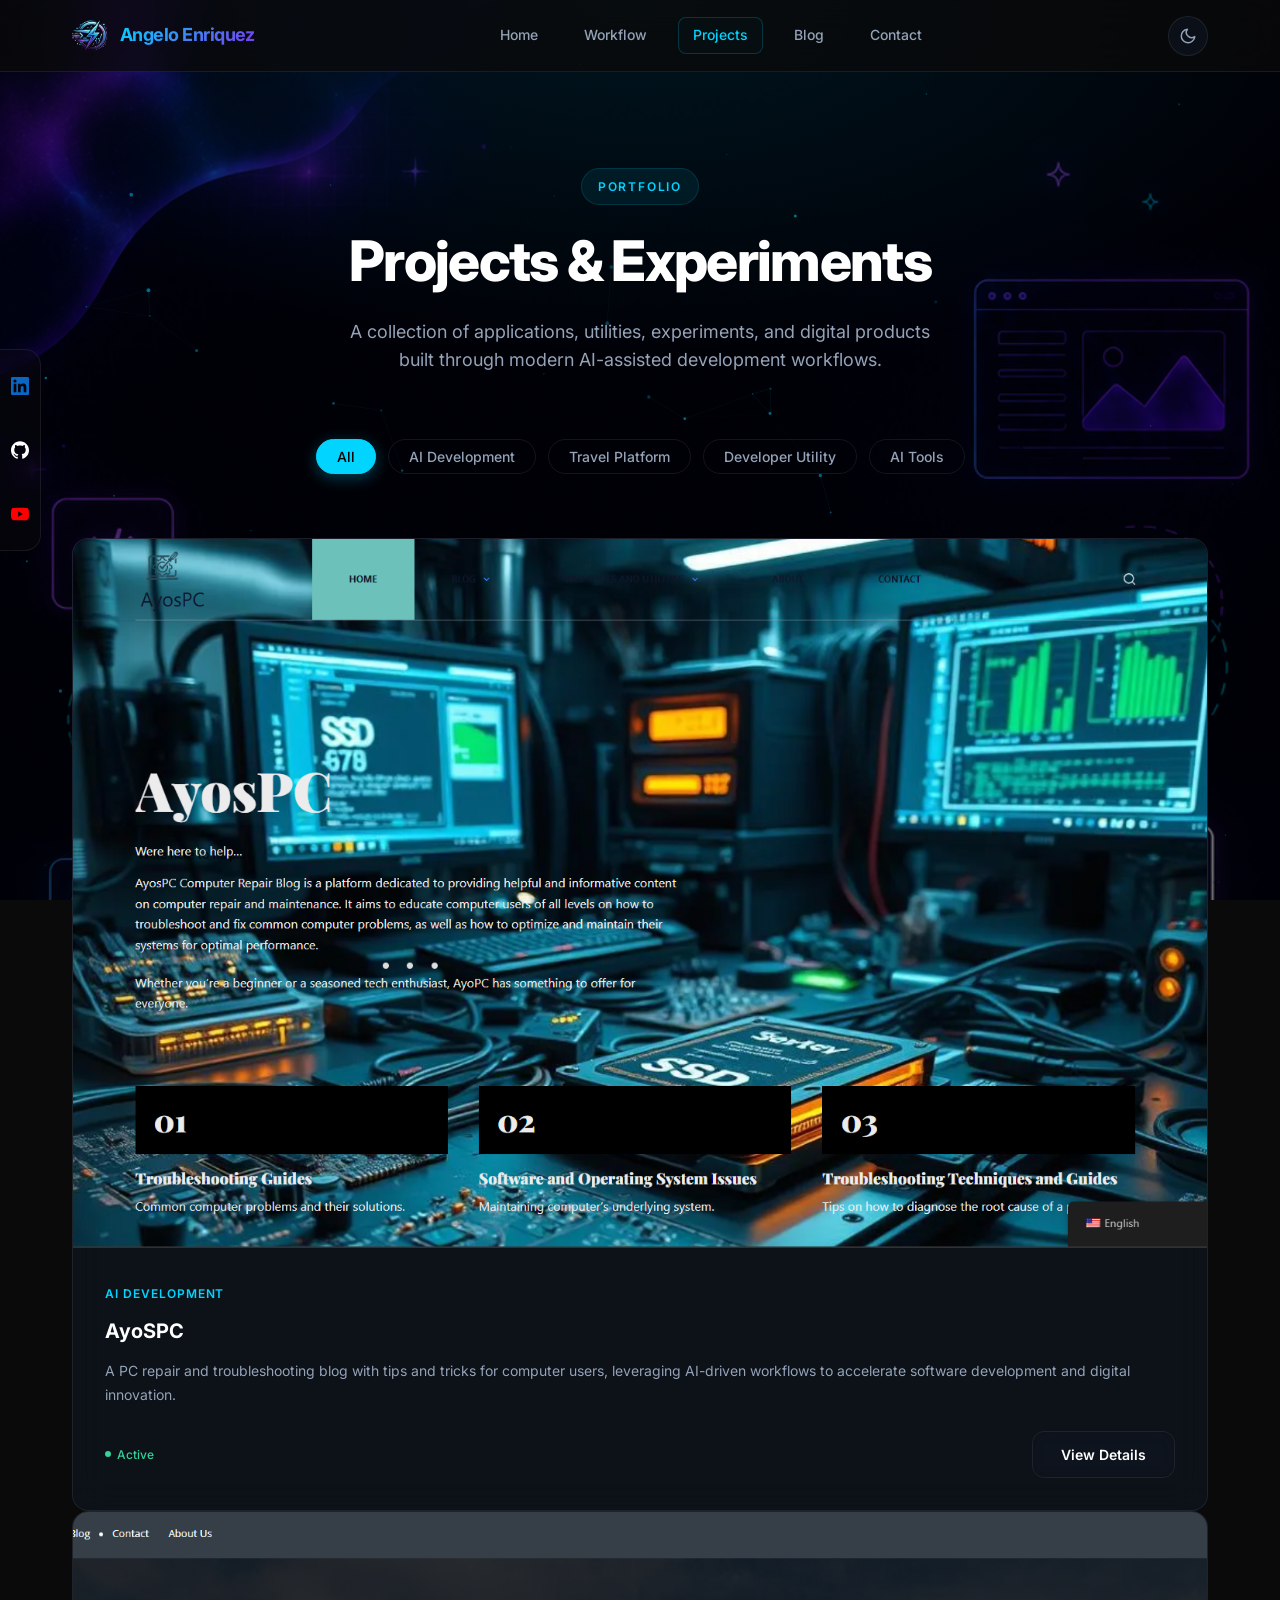
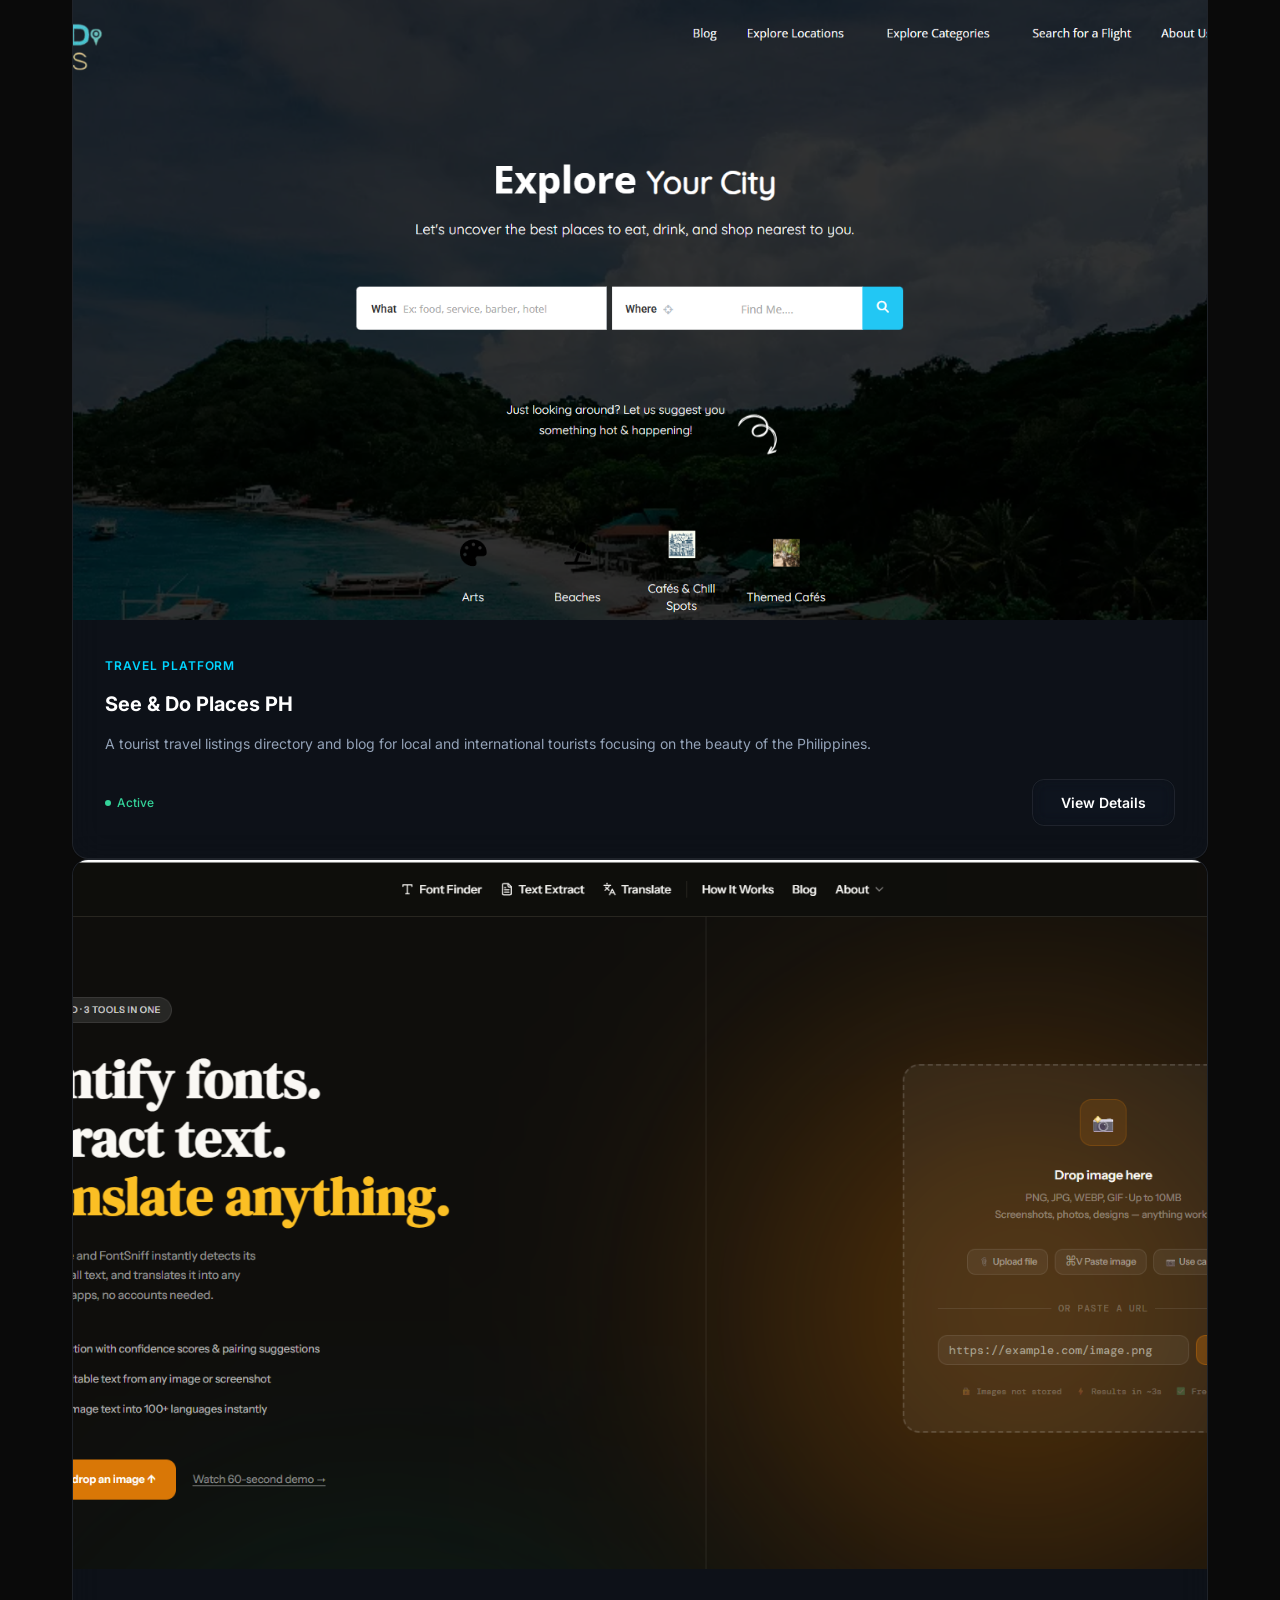
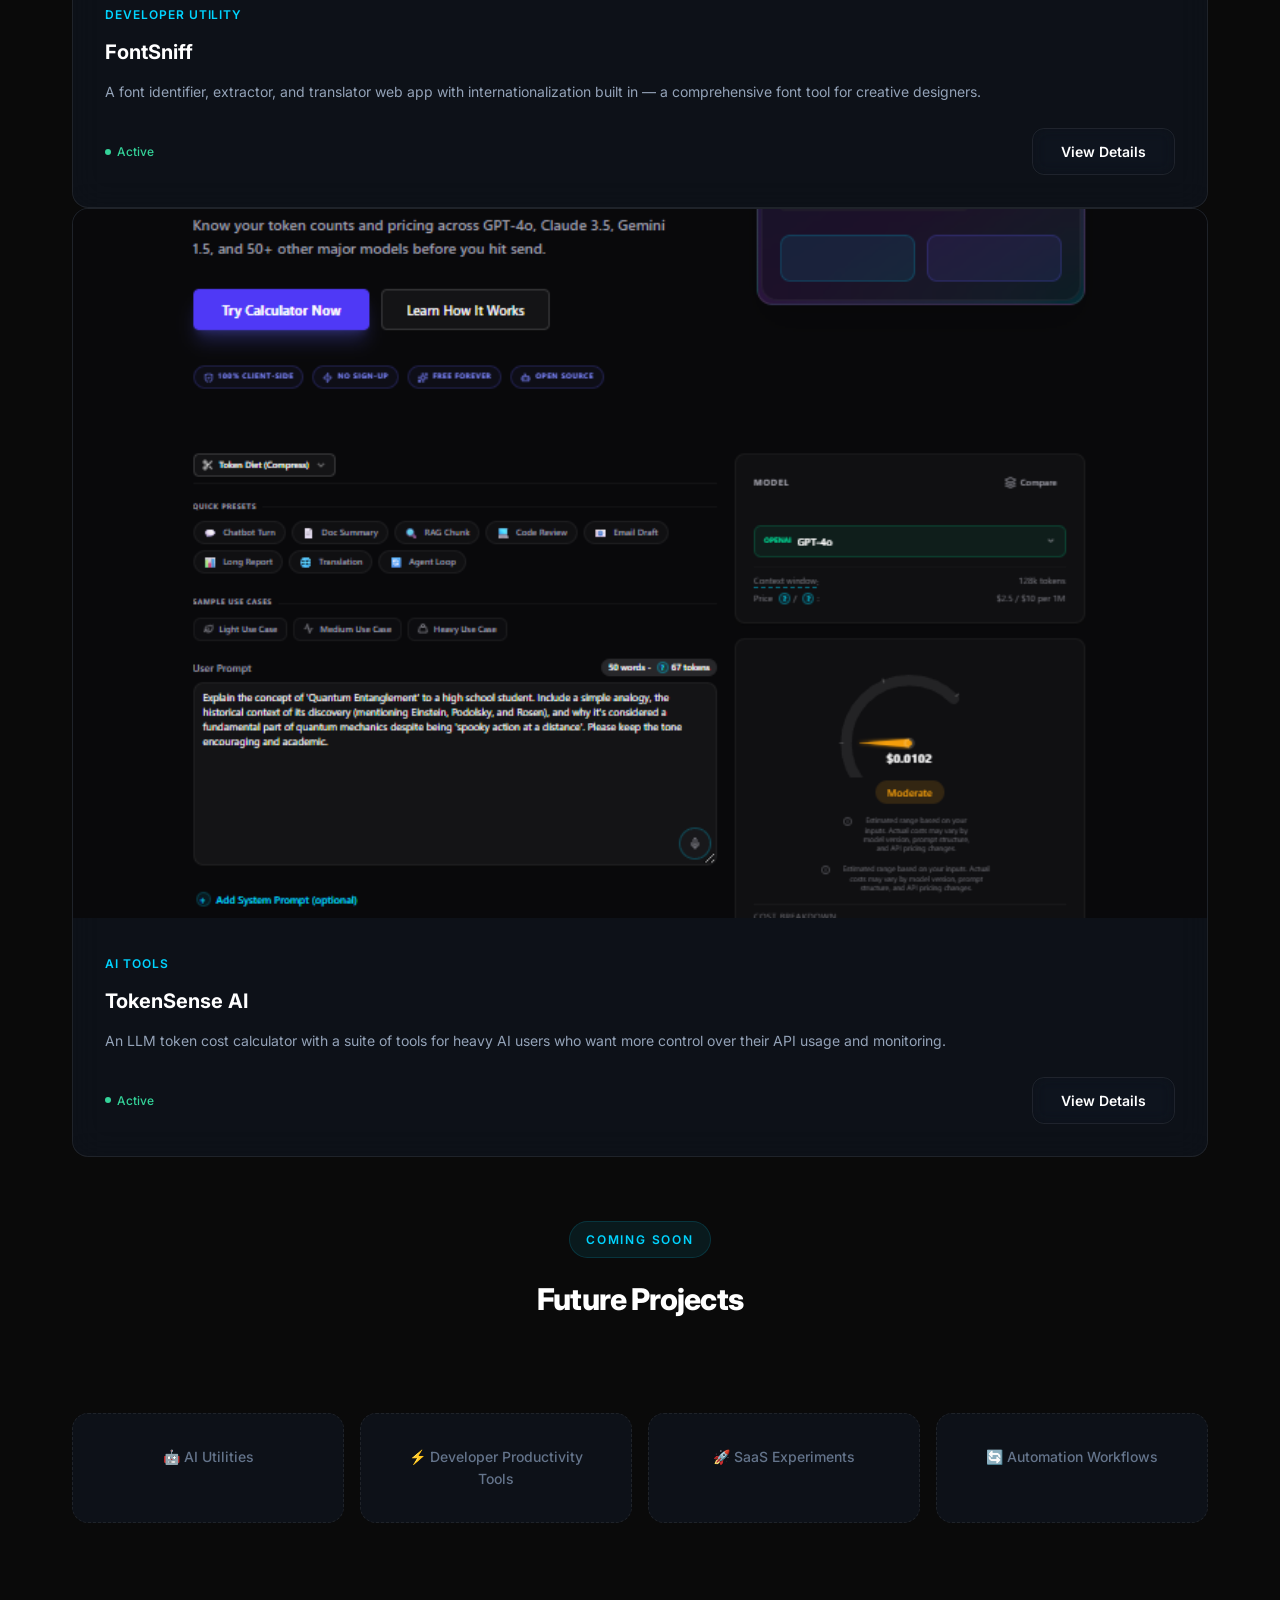
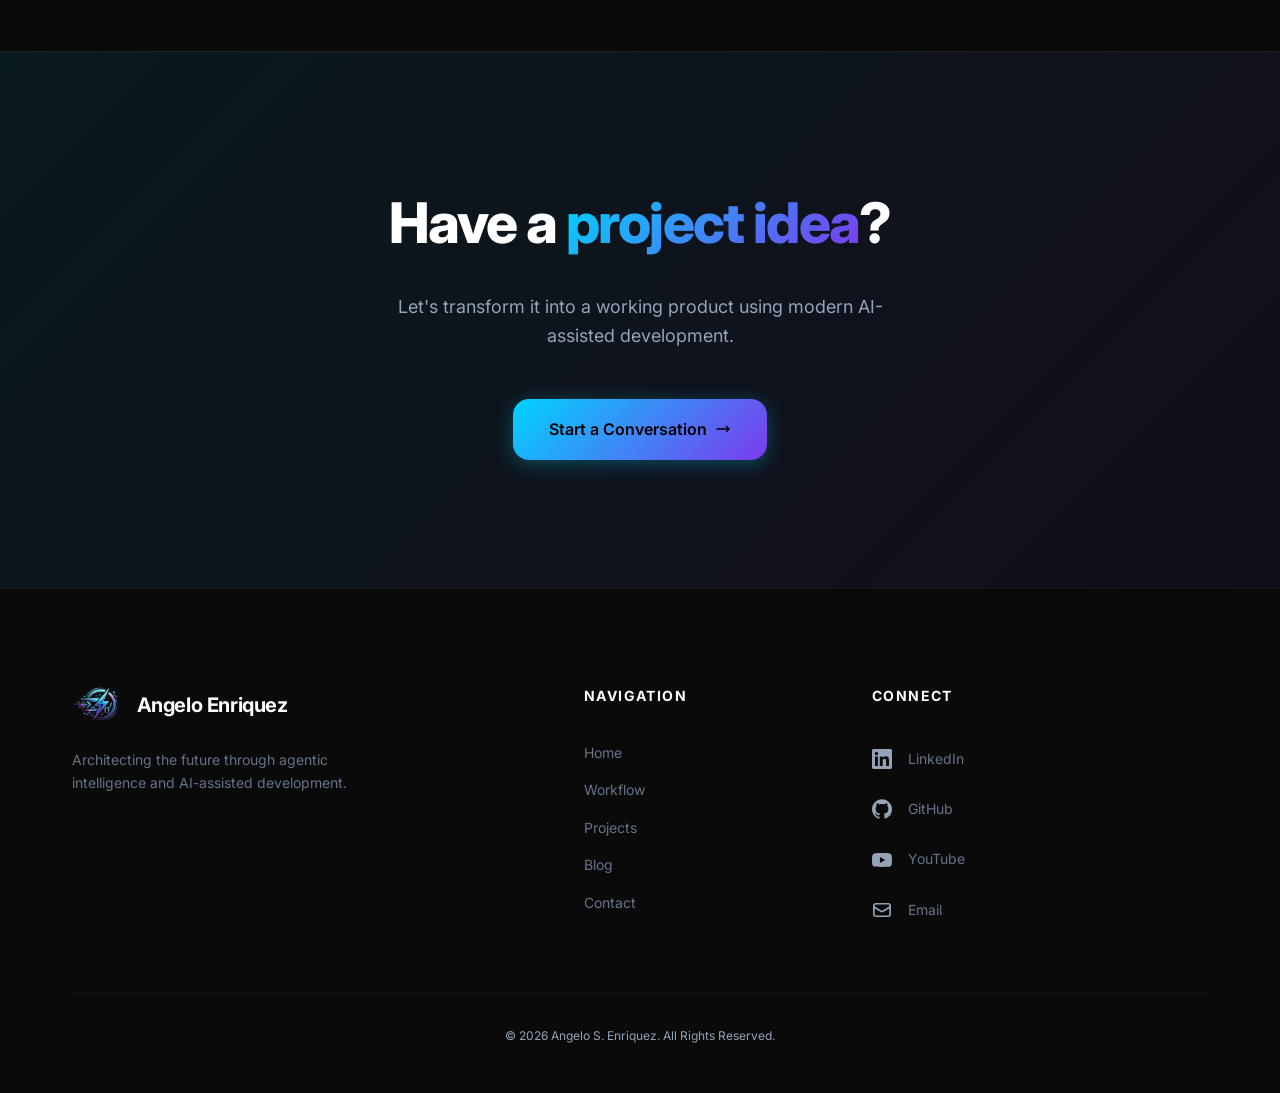
<file: projects.html>
<!DOCTYPE html>
<html lang="en" data-theme="dark">
<head>
  <meta charset="UTF-8">
  <meta name="viewport" content="width=device-width, initial-scale=1.0">
  <title>Projects — Angelo S. Enriquez</title>
  <meta name="description" content="Explore projects and experiments by Angelo S. Enriquez — AI-powered applications, developer tools, travel platforms, and SaaS products.">
  <meta name="author" content="Angelo S. Enriquez">
  <meta property="og:title" content="Projects & Experiments — Angelo S. Enriquez">
  <meta property="og:description" content="A collection of applications, utilities, experiments, and digital products built through modern AI-assisted development workflows.">
  <meta property="og:type" content="website">
  <link rel="stylesheet" href="css/styles.css">
  <link rel="icon" type="image/png" href="Assets/website graphics/portfolio website logo_transparent.png">
</head>
<body>

  <!-- Parallax Background -->
  <div id="bg-parallax" aria-hidden="true"></div>
  <div id="bg-overlay" aria-hidden="true"></div>

  <!-- Loading Screen -->
  <div id="loading-screen" class="loading-screen">
    <div class="loader-ring"></div>
    <div class="loader-text">Loading</div>
  </div>

  <!-- Particles -->
  <canvas id="particles-canvas"></canvas>

  <!-- Navigation -->
  <nav class="navbar" role="navigation" aria-label="Main navigation">
    <div class="nav-inner">
      <a href="index.html" class="nav-logo" id="nav-logo">
        <img src="Assets/website graphics/portfolio website logo_transparent.png" alt="Angelo S. Enriquez Logo">
        <span>Angelo Enriquez</span>
      </a>
      <div class="nav-links" id="nav-links">
        <a href="index.html" class="nav-link" data-page="index.html">Home</a>
        <a href="workflow.html" class="nav-link" data-page="workflow.html">Workflow</a>
        <a href="projects.html" class="nav-link" data-page="projects.html">Projects</a>
        <a href="blog.html" class="nav-link" data-page="blog.html">Blog</a>
        <a href="contact.html" class="nav-link" data-page="contact.html">Contact</a>
      </div>
      <div class="nav-actions">
        <button class="theme-toggle" id="theme-toggle" aria-label="Toggle dark/light mode">
          <svg class="icon-moon" xmlns="http://www.w3.org/2000/svg" fill="none" viewBox="0 0 24 24" stroke="currentColor" stroke-width="2"><path stroke-linecap="round" stroke-linejoin="round" d="M21 12.79A9 9 0 1111.21 3 7 7 0 0021 12.79z"/></svg>
          <svg class="icon-sun" xmlns="http://www.w3.org/2000/svg" fill="none" viewBox="0 0 24 24" stroke="currentColor" stroke-width="2"><circle cx="12" cy="12" r="5"/><path stroke-linecap="round" d="M12 1v2M12 21v2M4.22 4.22l1.42 1.42M18.36 18.36l1.42 1.42M1 12h2M21 12h2M4.22 19.78l1.42-1.42M18.36 5.64l1.42-1.42"/></svg>
        </button>
        <button class="nav-hamburger" id="nav-hamburger" aria-label="Toggle menu">
          <span></span><span></span><span></span>
        </button>
      </div>
    </div>
  </nav>

  <!-- Social Navigation Bar -->
  <div class="social-nav">
    <div class="social-nav-inner">
      <div class="social-nav-list">
        <a href="https://www.linkedin.com/in/angelo-s-enriquez-aug2022/" class="social-nav-item" target="_blank" rel="noopener noreferrer">
          <svg xmlns="http://www.w3.org/2000/svg" fill="currentColor" viewBox="0 0 24 24"><path d="M20.447 20.452h-3.554v-5.569c0-1.328-.027-3.037-1.852-3.037-1.853 0-2.136 1.445-2.136 2.939v5.667H9.351V9h3.414v1.561h.046c.477-.9 1.637-1.85 3.37-1.85 3.601 0 4.267 2.37 4.267 5.455v6.286zM5.337 7.433a2.062 2.062 0 01-2.063-2.065 2.064 2.064 0 112.063 2.065zm1.782 13.019H3.555V9h3.564v11.452zM22.225 0H1.771C.792 0 0 .774 0 1.729v20.542C0 23.227.792 24 1.771 24h20.451C23.2 24 24 23.227 24 22.271V1.729C24 .774 23.2 0 22.222 0h.003z"/></svg>
          <span>LinkedIn</span>
        </a>
        <a href="https://github.com/artosien" class="social-nav-item" target="_blank" rel="noopener noreferrer">
          <svg xmlns="http://www.w3.org/2000/svg" fill="currentColor" viewBox="0 0 24 24"><path d="M12 .297c-6.63 0-12 5.373-12 12 0 5.303 3.438 9.8 8.205 11.385.6.113.82-.258.82-.577 0-.285-.01-1.04-.015-2.04-3.338.724-4.042-1.61-4.042-1.61C4.422 18.07 3.633 17.7 3.633 17.7c-1.087-.744.084-.729.084-.729 1.205.084 1.838 1.236 1.838 1.236 1.07 1.835 2.809 1.305 3.495.998.108-.776.417-1.305.76-1.605-2.665-.3-5.466-1.332-5.466-5.93 0-1.31.465-2.38 1.235-3.22-.135-.303-.54-1.523.105-3.176 0 0 1.005-.322 3.3 1.23.96-.267 1.98-.399 3-.405 1.02.006 2.04.138 3 .405 2.28-1.552 3.285-1.23 3.285-1.23.645 1.653.24 2.873.12 3.176.765.84 1.23 1.91 1.23 3.22 0 4.61-2.805 5.625-5.475 5.92.42.36.81 1.096.81 2.22 0 1.606-.015 2.896-.015 3.286 0 .315.21.69.825.57C20.565 22.092 24 17.592 24 12.297c0-6.627-5.373-12-12-12"/></svg>
          <span>GitHub</span>
        </a>
        <a href="https://www.youtube.com/@VibeCodePH" class="social-nav-item" target="_blank" rel="noopener noreferrer">
          <svg xmlns="http://www.w3.org/2000/svg" fill="currentColor" viewBox="0 0 24 24"><path d="M23.498 6.186a3.016 3.016 0 0 0-2.122-2.136C19.505 3.545 12 3.545 12 3.545s-7.505 0-9.377.505A3.017 3.017 0 0 0 .502 6.186C0 8.07 0 12 0 12s0 3.93.502 5.814a3.016 3.016 0 0 0 2.122 2.136c1.871.505 9.376.505 9.376.505s7.505 0 9.377-.505a3.015 3.015 0 0 0 2.122-2.136C24 15.93 24 12 24 12s0-3.93-.502-5.814zM9.545 15.568V8.432L15.818 12l-6.273 3.568z"/></svg>
          <span>YouTube</span>
        </a>
      </div>
    </div>
  </div>

  <!-- PAGE HEADER -->
  <section class="page-header section">
    <div class="container container--narrow">
      <span class="section-label reveal">Portfolio</span>
      <h1 class="section-title reveal reveal-delay-1">Projects & Experiments</h1>
      <p class="section-subtitle reveal reveal-delay-2">A collection of applications, utilities, experiments, and digital products built through modern AI-assisted development workflows.</p>
    </div>
  </section>

  <!-- PROJECTS -->
  <section class="section" style="padding-top: 0;">
    <div class="container">

      <!-- Filters -->
      <div class="filter-bar reveal" id="filter-bar">
        <button class="filter-btn active" data-filter="all">All</button>
        <button class="filter-btn" data-filter="ai">AI Development</button>
        <button class="filter-btn" data-filter="travel">Travel Platform</button>
        <button class="filter-btn" data-filter="utility">Developer Utility</button>
        <button class="filter-btn" data-filter="tools">AI Tools</button>
      </div>

      <!-- Project List -->
      <div class="projects-list--single" id="projects-grid">

        <!-- AyoSPC -->
        <div class="project-card reveal project-card--wide" data-category="ai" 
             data-details='{
               "title": "AyoSPC",
               "badge": "AI Development",
               "image": "Assets/Projects images/ayospc.png",
               "gallery": [
                 "Assets/Projects images/ayospc.png",
                 "Assets/Projects images/ayospc about page.png",
                 "Assets/Projects images/ayospc blog.png"
               ],
               "fullDesc": "AyoSPC is a comprehensive technical resource for PC repair and troubleshooting. Built using advanced AI-driven workflows, it provides users with deep technical insights, troubleshooting guides, and performance optimization tips. The project demonstrates the synergy between human technical expertise and AI-assisted content architecture.",
               "tech": ["AI Content Architecture", "Technical Writing", "SEO Optimization", "Web Performance"],
               "link": "https://www.ayospc.com",
               "status": "Active"
             }'>
          <div class="project-card-image">
            <img src="Assets/Projects images/ayospc.png" alt="AyoSPC homepage">
          </div>
          <div class="project-card-body">
            <span class="project-card-badge">AI Development</span>
            <h3 class="project-card-title">AyoSPC</h3>
            <p class="project-card-desc">A PC repair and troubleshooting blog with tips and tricks for computer users, leveraging AI-driven workflows to accelerate software development and digital innovation.</p>
            <div class="project-card-footer">
              <span class="project-status"><span class="dot"></span> Active</span>
              <button class="btn btn--secondary btn--sm open-project-details">View Details</button>
            </div>
          </div>
        </div>

        <!-- See & Do Places PH -->
        <div class="project-card reveal reveal-delay-1 project-card--wide" data-category="travel"
             data-details='{
               "title": "See & Do Places PH",
               "badge": "Travel Platform",
               "image": "Assets/Projects images/seeanddoplacesph.png",
               "gallery": [
                 "Assets/Projects images/seeanddoplacesph.png",
                 "Assets/Projects images/seeanddoplaceph by province.png",
                 "Assets/Projects images/seeanddoplacesph blog.png"
               ],
               "fullDesc": "See & Do Places PH is a premium tourist listing directory dedicated to showcasing the hidden gems and major attractions of the Philippines. It features province-by-province guides, high-quality visual content, and curated experiences for both local and international travelers. The platform was architected to handle large datasets of locations while maintaining high performance.",
               "tech": ["Content Directory", "GEO Audits", "AI Curation", "UI/UX Design"],
               "link": "https://www.seeanddoplaceph.com",
               "status": "Active"
             }'>
          <div class="project-card-image">
            <img src="Assets/Projects images/seeanddoplacesph.png" alt="See and Do Places PH homepage">
          </div>
          <div class="project-card-body">
            <span class="project-card-badge">Travel Platform</span>
            <h3 class="project-card-title">See & Do Places PH</h3>
            <p class="project-card-desc">A tourist travel listings directory and blog for local and international tourists focusing on the beauty of the Philippines.</p>
            <div class="project-card-footer">
              <span class="project-status"><span class="dot"></span> Active</span>
              <button class="btn btn--secondary btn--sm open-project-details">View Details</button>
            </div>
          </div>
        </div>

        <!-- FontSniff -->
        <div class="project-card reveal reveal-delay-2 project-card--wide" data-category="utility"
             data-details='{
               "title": "FontSniff",
               "badge": "Developer Utility",
               "image": "Assets/Projects images/fontsniff image thumb.png",
               "gallery": [
                 "Assets/Projects images/fontsniff image thumb.png",
                 "Assets/Projects images/fintsniff font finder.png",
                 "Assets/Projects images/fontsniff parsded data to tabled data.png",
                 "Assets/Projects images/fontsnsiff font detector.png"
               ],
               "fullDesc": "FontSniff is a versatile tool for designers and developers, offering font identification, extraction, and translation capabilities. It features built-in internationalization and a streamlined workflow for managing creative assets. Developed as a utility to solve common designer pain points using modern web technologies.",
               "tech": ["Web Utility", "i18n", "Front-end Engineering", "Asset Management"],
               "link": "https://fontsniff.com",
               "status": "Active"
             }'>
          <div class="project-card-image">
            <img src="Assets/Projects images/fontsniff image thumb.png" alt="FontSniff app interface">
          </div>
          <div class="project-card-body">
            <span class="project-card-badge">Developer Utility</span>
            <h3 class="project-card-title">FontSniff</h3>
            <p class="project-card-desc">A font identifier, extractor, and translator web app with internationalization built in — a comprehensive font tool for creative designers.</p>
            <div class="project-card-footer">
              <span class="project-status"><span class="dot"></span> Active</span>
              <button class="btn btn--secondary btn--sm open-project-details">View Details</button>
            </div>
          </div>
        </div>

        <!-- TokenSense AI -->
        <div class="project-card reveal reveal-delay-3 project-card--wide" data-category="tools"
             data-details='{
               "title": "TokenSense AI",
               "badge": "AI Tools",
               "image": "Assets/Projects images/tokensense-ai_v1_5.png",
               "gallery": [
                 "Assets/Projects images/tokensense-ai_v1_5.png",
                 "Assets/Projects images/TOKENSENSE gLOSSARY PAGE.png",
                 "Assets/Projects images/TOKENSENSE-BLOG.png",
                 "Assets/Projects images/tOKEN COST COMAPRISON TABLE.png",
                 "Assets/Projects images/tokensense-ai workflow simulator.png"
               ],
               "fullDesc": "TokenSense AI is a specialized LLM token cost calculator designed for heavy AI users and developers. It provides precise monitoring of API usage across multiple models, helping teams control costs and optimize their prompt engineering workflows. Features interactive dashboards and real-time calculation logic.",
               "tech": ["LLM Integration", "Data Visualization", "API Monitoring", "Cost Optimization"],
               "link": "https://www.tokensense-ai.com",
               "status": "Active"
             }'>
          <div class="project-card-image">
            <img src="Assets/Projects images/tokensense-ai_v1_5.png" alt="TokenSense AI dashboard">
          </div>
          <div class="project-card-body">
            <span class="project-card-badge">AI Tools</span>
            <h3 class="project-card-title">TokenSense AI</h3>
            <p class="project-card-desc">An LLM token cost calculator with a suite of tools for heavy AI users who want more control over their API usage and monitoring.</p>
            <div class="project-card-footer">
              <span class="project-status"><span class="dot"></span> Active</span>
              <button class="btn btn--secondary btn--sm open-project-details">View Details</button>
            </div>
          </div>
        </div>

      </div>

      <!-- Project Modal -->
      <div id="project-modal" class="modal">
        <div class="modal-backdrop"></div>
        <div class="modal-content">
          <button class="modal-close" aria-label="Close modal">
            <svg xmlns="http://www.w3.org/2000/svg" fill="none" viewBox="0 0 24 24" stroke="currentColor" stroke-width="2"><path stroke-linecap="round" stroke-linejoin="round" d="M6 18L18 6M6 6l12 12"/></svg>
          </button>
          <div class="modal-body" id="modal-project-details">
            <!-- Content dynamically injected -->
          </div>
        </div>
      </div>

      <!-- Coming Soon -->
      <div class="mt-3xl">
        <div class="section-header reveal">
          <span class="section-label">Coming Soon</span>
          <h2 class="section-title" style="font-size: var(--font-size-3xl);">Future Projects</h2>
        </div>
        <div class="coming-soon-grid reveal reveal-delay-1">
          <div class="coming-soon-card">🤖 AI Utilities</div>
          <div class="coming-soon-card">⚡ Developer Productivity Tools</div>
          <div class="coming-soon-card">🚀 SaaS Experiments</div>
          <div class="coming-soon-card">🔄 Automation Workflows</div>
        </div>
      </div>

    </div>
  </section>

  <!-- CTA -->
  <section class="cta-section">
    <div class="container container--narrow cta-content">
      <h2 class="cta-title reveal">Have a <span class="text-gradient">project idea</span>?</h2>
      <p class="cta-description reveal reveal-delay-1">Let's transform it into a working product using modern AI-assisted development.</p>
      <a href="contact.html" class="btn btn--primary btn--large reveal reveal-delay-2">
        Start a Conversation
        <svg xmlns="http://www.w3.org/2000/svg" fill="none" viewBox="0 0 24 24" stroke="currentColor" stroke-width="2"><path stroke-linecap="round" stroke-linejoin="round" d="M17 8l4 4m0 0l-4 4m4-4H3"/></svg>
      </a>
    </div>
  </section>

  <!-- FOOTER -->
  <footer class="footer">
    <div class="container">
      <div class="footer-grid">
        <!-- Brand Column -->
        <div class="footer-column footer-column--brand">
          <a href="index.html" class="footer-logo">
            <img src="Assets/website graphics/portfolio website logo_transparent.png" alt="Angelo S. Enriquez Logo">
            <span>Angelo Enriquez</span>
          </a>
          <p class="footer-description">Architecting the future through agentic intelligence and AI-assisted development.</p>
        </div>

        <!-- Navigation Column -->
        <div class="footer-column">
          <h4 class="footer-title">Navigation</h4>
          <ul class="footer-links">
            <li><a href="index.html">Home</a></li>
            <li><a href="workflow.html">Workflow</a></li>
            <li><a href="projects.html">Projects</a></li>
            <li><a href="blog.html">Blog</a></li>
            <li><a href="contact.html">Contact</a></li>
          </ul>
        </div>

        <!-- Social Column -->
        <div class="footer-column">
          <h4 class="footer-title">Connect</h4>
          <div class="footer-social-list">
            <a href="https://www.linkedin.com/in/angelo-s-enriquez-aug2022/" class="footer-social-item" target="_blank" rel="noopener noreferrer">
              <svg xmlns="http://www.w3.org/2000/svg" fill="currentColor" viewBox="0 0 24 24"><path d="M20.447 20.452h-3.554v-5.569c0-1.328-.027-3.037-1.852-3.037-1.853 0-2.136 1.445-2.136 2.939v5.667H9.351V9h3.414v1.561h.046c.477-.9 1.637-1.85 3.37-1.85 3.601 0 4.267 2.37 4.267 5.455v6.286zM5.337 7.433a2.062 2.062 0 01-2.063-2.065 2.064 2.064 0 112.063 2.065zm1.782 13.019H3.555V9h3.564v11.452zM22.225 0H1.771C.792 0 0 .774 0 1.729v20.542C0 23.227.792 24 1.771 24h20.451C23.2 24 24 23.227 24 22.271V1.729C24 .774 23.2 0 22.222 0h.003z"/></svg>
              <span>LinkedIn</span>
            </a>
            <a href="https://github.com/artosien" class="footer-social-item" target="_blank" rel="noopener noreferrer">
              <svg xmlns="http://www.w3.org/2000/svg" fill="currentColor" viewBox="0 0 24 24"><path d="M12 .297c-6.63 0-12 5.373-12 12 0 5.303 3.438 9.8 8.205 11.385.6.113.82-.258.82-.577 0-.285-.01-1.04-.015-2.04-3.338.724-4.042-1.61-4.042-1.61C4.422 18.07 3.633 17.7 3.633 17.7c-1.087-.744.084-.729.084-.729 1.205.084 1.838 1.236 1.838 1.236 1.07 1.835 2.809 1.305 3.495.998.108-.776.417-1.305.76-1.605-2.665-.3-5.466-1.332-5.466-5.93 0-1.31.465-2.38 1.235-3.22-.135-.303-.54-1.523.105-3.176 0 0 1.005-.322 3.3 1.23.96-.267 1.98-.399 3-.405 1.02.006 2.04.138 3 .405 2.28-1.552 3.285-1.23 3.285-1.23.645 1.653.24 2.873.12 3.176.765.84 1.23 1.91 1.23 3.22 0 4.61-2.805 5.625-5.475 5.92.42.36.81 1.096.81 2.22 0 1.606-.015 2.896-.015 3.286 0 .315.21.69.825.57C20.565 22.092 24 17.592 24 12.297c0-6.627-5.373-12-12-12"/></svg>
              <span>GitHub</span>
            </a>
            <a href="https://www.youtube.com/@VibeCodePH" class="footer-social-item" target="_blank" rel="noopener noreferrer">
              <svg xmlns="http://www.w3.org/2000/svg" fill="currentColor" viewBox="0 0 24 24"><path d="M23.498 6.186a3.016 3.016 0 0 0-2.122-2.136C19.505 3.545 12 3.545 12 3.545s-7.505 0-9.377.505A3.017 3.017 0 0 0 .502 6.186C0 8.07 0 12 0 12s0 3.93.502 5.814a3.016 3.016 0 0 0 2.122 2.136c1.871.505 9.376.505 9.376.505s7.505 0 9.377-.505a3.015 3.015 0 0 0 2.122-2.136C24 15.93 24 12 24 12s0-3.93-.502-5.814zM9.545 15.568V8.432L15.818 12l-6.273 3.568z"/></svg>
              <span>YouTube</span>
            </a>
            <a href="mailto:angeloz8enriquez@gmail.com" class="footer-social-item">
              <svg xmlns="http://www.w3.org/2000/svg" fill="none" viewBox="0 0 24 24" stroke="currentColor" stroke-width="2"><path stroke-linecap="round" stroke-linejoin="round" d="M21.75 6.75v10.5a2.25 2.25 0 01-2.25 2.25h-15a2.25 2.25 0 01-2.25-2.25V6.75m19.5 0A2.25 2.25 0 0019.5 4.5h-15a2.25 2.25 0 00-2.25 2.25m19.5 0v.243a2.25 2.25 0 01-1.07 1.916l-7.5 4.615a2.25 2.25 0 01-2.36 0L3.32 8.91a2.25 2.25 0 01-1.07-1.916V6.75"/></svg>
              <span>Email</span>
            </a>
          </div>
        </div>
      </div>
      <div class="footer-bottom">
        <span class="footer-copyright">&copy; 2026 Angelo S. Enriquez. All Rights Reserved.</span>
      </div>
    </div>
  </footer>

  <script src="js/main.js"></script>
  <script src="js/projects.js"></script>
</body>
</html>
</file>
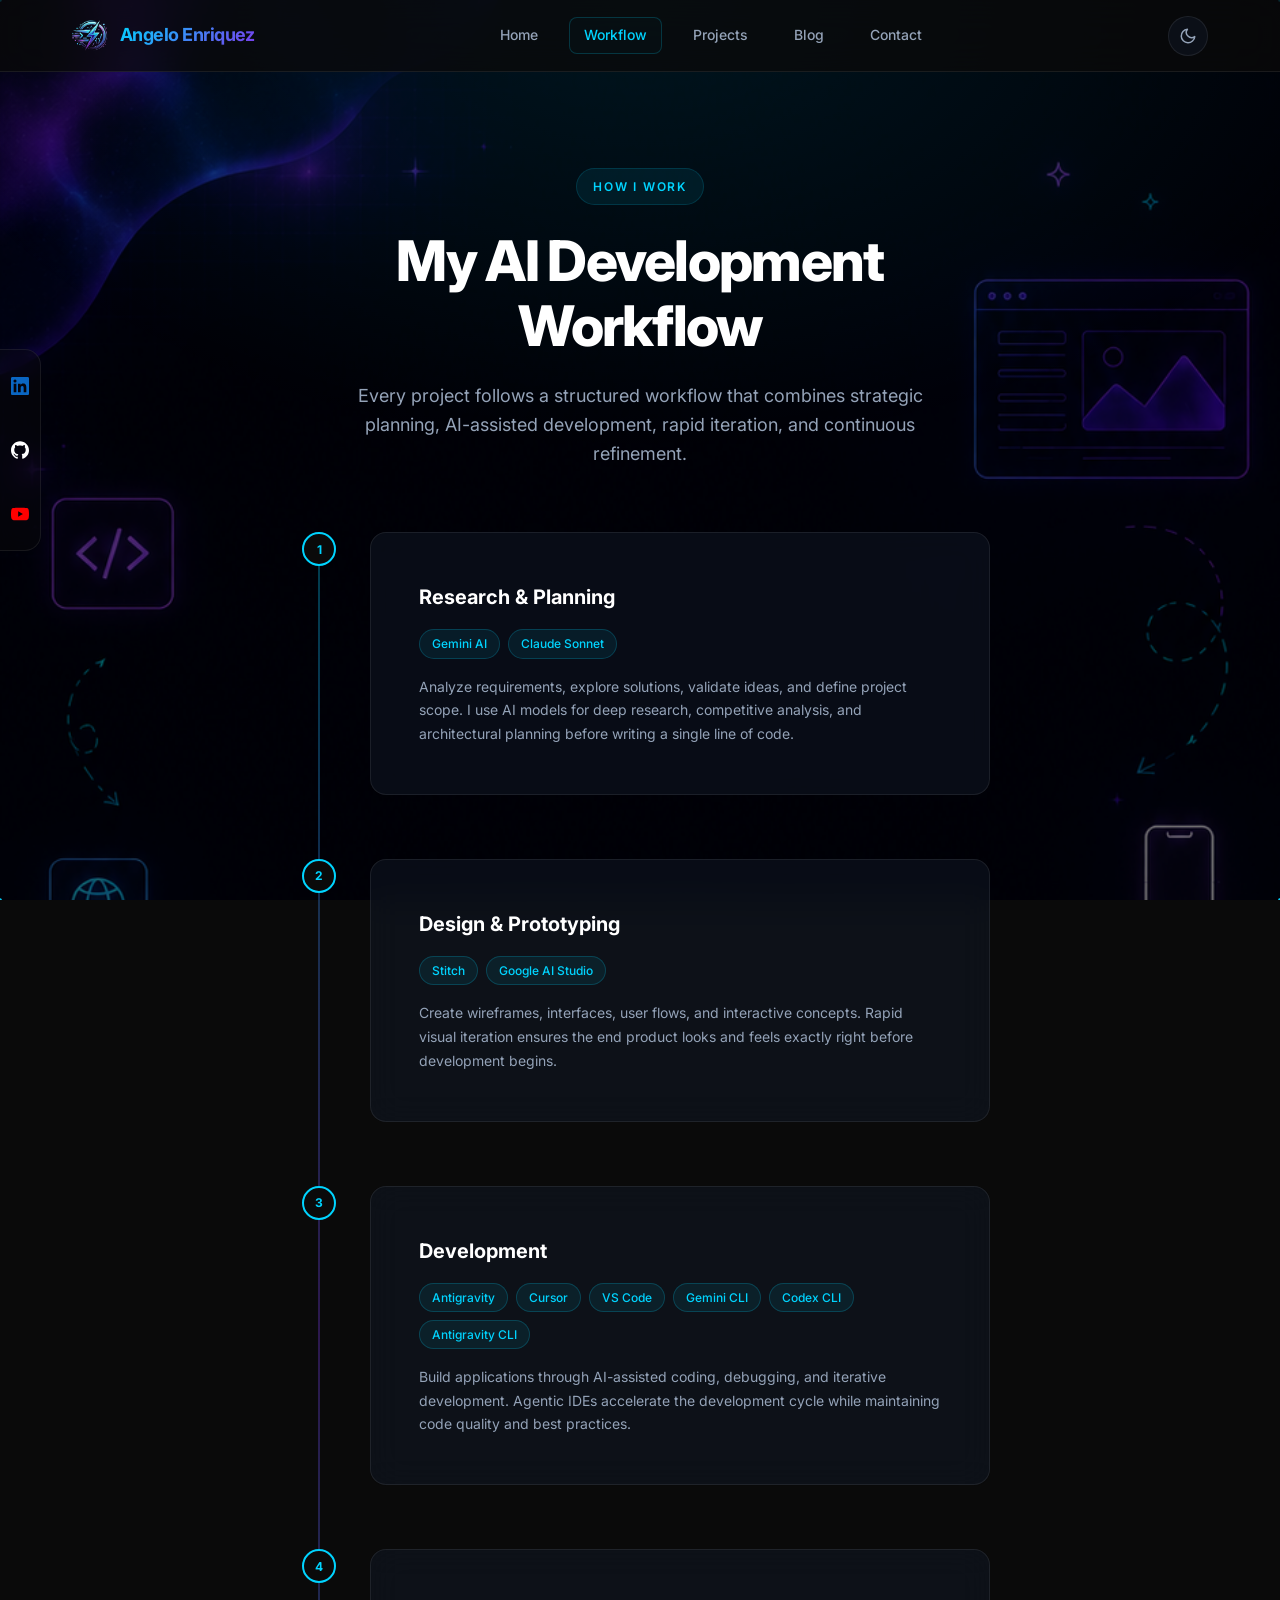
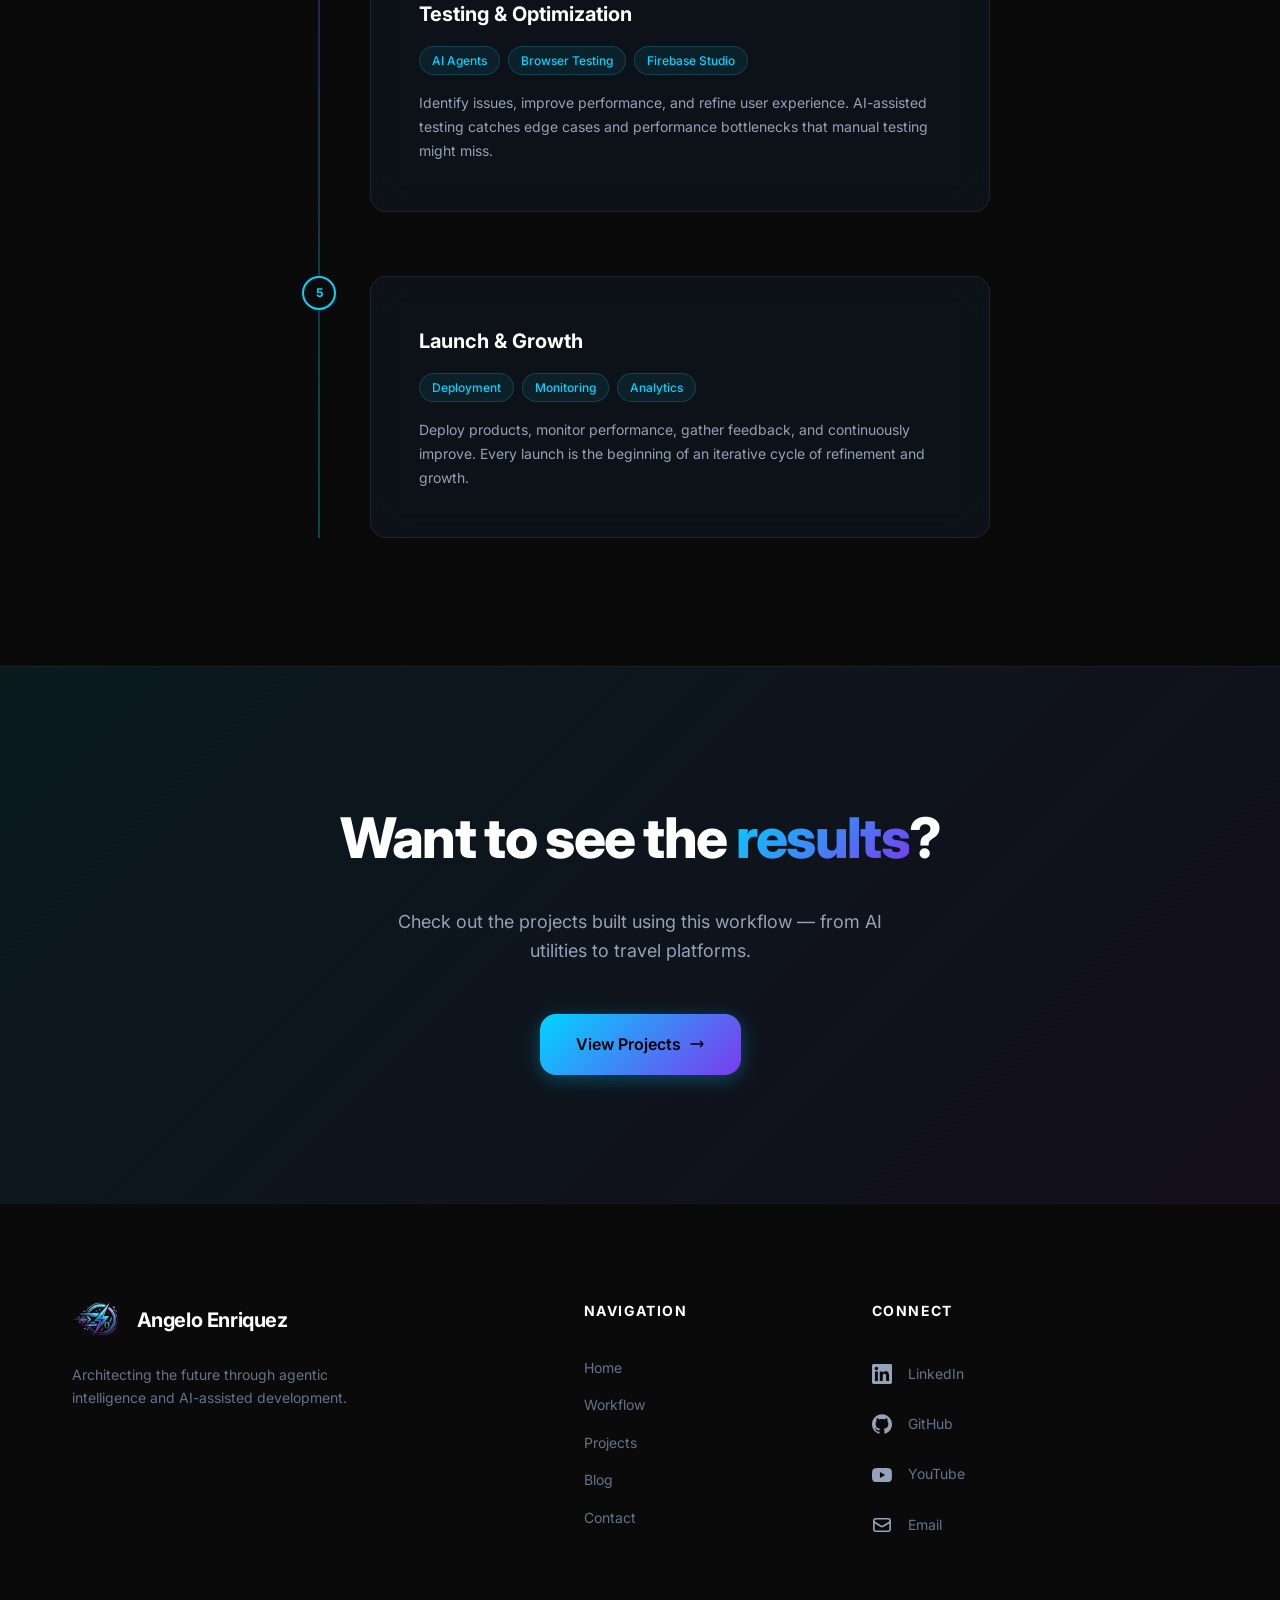
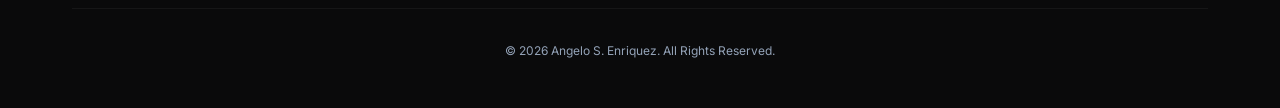
<file: workflow.html>
<!DOCTYPE html>
<html lang="en" data-theme="dark">
<head>
  <meta charset="UTF-8">
  <meta name="viewport" content="width=device-width, initial-scale=1.0">
  <title>Workflow — Angelo S. Enriquez</title>
  <meta name="description" content="Discover Angelo S. Enriquez's AI development workflow — from research and planning to launch and growth, powered by agentic tools.">
  <meta name="author" content="Angelo S. Enriquez">
  <meta property="og:title" content="AI Development Workflow — Angelo S. Enriquez">
  <meta property="og:description" content="A structured workflow combining strategic planning, AI-assisted development, rapid iteration, and continuous refinement.">
  <meta property="og:type" content="website">
  <link rel="stylesheet" href="css/styles.css">
  <link rel="icon" type="image/png" href="Assets/website graphics/portfolio website logo_transparent.png">
</head>
<body>

  <!-- Parallax Background -->
  <div id="bg-parallax" aria-hidden="true"></div>
  <div id="bg-overlay" aria-hidden="true"></div>

  <!-- Loading Screen -->
  <div id="loading-screen" class="loading-screen">
    <div class="loader-ring"></div>
    <div class="loader-text">Loading</div>
  </div>

  <!-- Particles -->
  <canvas id="particles-canvas"></canvas>

  <!-- Navigation -->
  <nav class="navbar" role="navigation" aria-label="Main navigation">
    <div class="nav-inner">
      <a href="index.html" class="nav-logo" id="nav-logo">
        <img src="Assets/website graphics/portfolio website logo_transparent.png" alt="Angelo S. Enriquez Logo">
        <span>Angelo Enriquez</span>
      </a>
      <div class="nav-links" id="nav-links">
        <a href="index.html" class="nav-link" data-page="index.html">Home</a>
        <a href="workflow.html" class="nav-link" data-page="workflow.html">Workflow</a>
        <a href="projects.html" class="nav-link" data-page="projects.html">Projects</a>
        <a href="blog.html" class="nav-link" data-page="blog.html">Blog</a>
        <a href="contact.html" class="nav-link" data-page="contact.html">Contact</a>
      </div>
      <div class="nav-actions">
        <button class="theme-toggle" id="theme-toggle" aria-label="Toggle dark/light mode">
          <svg class="icon-moon" xmlns="http://www.w3.org/2000/svg" fill="none" viewBox="0 0 24 24" stroke="currentColor" stroke-width="2"><path stroke-linecap="round" stroke-linejoin="round" d="M21 12.79A9 9 0 1111.21 3 7 7 0 0021 12.79z"/></svg>
          <svg class="icon-sun" xmlns="http://www.w3.org/2000/svg" fill="none" viewBox="0 0 24 24" stroke="currentColor" stroke-width="2"><circle cx="12" cy="12" r="5"/><path stroke-linecap="round" d="M12 1v2M12 21v2M4.22 4.22l1.42 1.42M18.36 18.36l1.42 1.42M1 12h2M21 12h2M4.22 19.78l1.42-1.42M18.36 5.64l1.42-1.42"/></svg>
        </button>
        <button class="nav-hamburger" id="nav-hamburger" aria-label="Toggle menu">
          <span></span><span></span><span></span>
        </button>
      </div>
    </div>
  </nav>

  <!-- Social Navigation Bar -->
  <div class="social-nav">
    <div class="social-nav-inner">
      <div class="social-nav-list">
        <a href="https://www.linkedin.com/in/angelo-s-enriquez-aug2022/" class="social-nav-item" target="_blank" rel="noopener noreferrer">
          <svg xmlns="http://www.w3.org/2000/svg" fill="currentColor" viewBox="0 0 24 24"><path d="M20.447 20.452h-3.554v-5.569c0-1.328-.027-3.037-1.852-3.037-1.853 0-2.136 1.445-2.136 2.939v5.667H9.351V9h3.414v1.561h.046c.477-.9 1.637-1.85 3.37-1.85 3.601 0 4.267 2.37 4.267 5.455v6.286zM5.337 7.433a2.062 2.062 0 01-2.063-2.065 2.064 2.064 0 112.063 2.065zm1.782 13.019H3.555V9h3.564v11.452zM22.225 0H1.771C.792 0 0 .774 0 1.729v20.542C0 23.227.792 24 1.771 24h20.451C23.2 24 24 23.227 24 22.271V1.729C24 .774 23.2 0 22.222 0h.003z"/></svg>
          <span>LinkedIn</span>
        </a>
        <a href="https://github.com/artosien" class="social-nav-item" target="_blank" rel="noopener noreferrer">
          <svg xmlns="http://www.w3.org/2000/svg" fill="currentColor" viewBox="0 0 24 24"><path d="M12 .297c-6.63 0-12 5.373-12 12 0 5.303 3.438 9.8 8.205 11.385.6.113.82-.258.82-.577 0-.285-.01-1.04-.015-2.04-3.338.724-4.042-1.61-4.042-1.61C4.422 18.07 3.633 17.7 3.633 17.7c-1.087-.744.084-.729.084-.729 1.205.084 1.838 1.236 1.838 1.236 1.07 1.835 2.809 1.305 3.495.998.108-.776.417-1.305.76-1.605-2.665-.3-5.466-1.332-5.466-5.93 0-1.31.465-2.38 1.235-3.22-.135-.303-.54-1.523.105-3.176 0 0 1.005-.322 3.3 1.23.96-.267 1.98-.399 3-.405 1.02.006 2.04.138 3 .405 2.28-1.552 3.285-1.23 3.285-1.23.645 1.653.24 2.873.12 3.176.765.84 1.23 1.91 1.23 3.22 0 4.61-2.805 5.625-5.475 5.92.42.36.81 1.096.81 2.22 0 1.606-.015 2.896-.015 3.286 0 .315.21.69.825.57C20.565 22.092 24 17.592 24 12.297c0-6.627-5.373-12-12-12"/></svg>
          <span>GitHub</span>
        </a>
        <a href="https://www.youtube.com/@VibeCodePH" class="social-nav-item" target="_blank" rel="noopener noreferrer">
          <svg xmlns="http://www.w3.org/2000/svg" fill="currentColor" viewBox="0 0 24 24"><path d="M23.498 6.186a3.016 3.016 0 0 0-2.122-2.136C19.505 3.545 12 3.545 12 3.545s-7.505 0-9.377.505A3.017 3.017 0 0 0 .502 6.186C0 8.07 0 12 0 12s0 3.93.502 5.814a3.016 3.016 0 0 0 2.122 2.136c1.871.505 9.376.505 9.376.505s7.505 0 9.377-.505a3.015 3.015 0 0 0 2.122-2.136C24 15.93 24 12 24 12s0-3.93-.502-5.814zM9.545 15.568V8.432L15.818 12l-6.273 3.568z"/></svg>
          <span>YouTube</span>
        </a>
      </div>
    </div>
  </div>

  <!-- PAGE HEADER -->
  <section class="page-header section">
    <div class="container container--narrow">
      <span class="section-label reveal">How I Work</span>
      <h1 class="section-title reveal reveal-delay-1">My AI Development Workflow</h1>
      <p class="section-subtitle reveal reveal-delay-2">Every project follows a structured workflow that combines strategic planning, AI-assisted development, rapid iteration, and continuous refinement.</p>
    </div>
  </section>

  <!-- WORKFLOW TIMELINE -->
  <section class="section" style="padding-top: 0;">
    <div class="container">
      <div class="workflow-timeline">

        <!-- Step 1 -->
        <div class="workflow-step reveal">
          <div class="workflow-node">1</div>
          <div class="workflow-card">
            <h3 class="workflow-step-title">Research & Planning</h3>
            <div class="workflow-tools">
              <span class="workflow-tool-badge">Gemini AI</span>
              <span class="workflow-tool-badge">Claude Sonnet</span>
            </div>
            <p class="workflow-purpose">Analyze requirements, explore solutions, validate ideas, and define project scope. I use AI models for deep research, competitive analysis, and architectural planning before writing a single line of code.</p>
          </div>
        </div>

        <!-- Step 2 -->
        <div class="workflow-step reveal reveal-delay-1">
          <div class="workflow-node">2</div>
          <div class="workflow-card">
            <h3 class="workflow-step-title">Design & Prototyping</h3>
            <div class="workflow-tools">
              <span class="workflow-tool-badge">Stitch</span>
              <span class="workflow-tool-badge">Google AI Studio</span>
            </div>
            <p class="workflow-purpose">Create wireframes, interfaces, user flows, and interactive concepts. Rapid visual iteration ensures the end product looks and feels exactly right before development begins.</p>
          </div>
        </div>

        <!-- Step 3 -->
        <div class="workflow-step reveal reveal-delay-2">
          <div class="workflow-node">3</div>
          <div class="workflow-card">
            <h3 class="workflow-step-title">Development</h3>
            <div class="workflow-tools">
              <span class="workflow-tool-badge">Antigravity</span>
              <span class="workflow-tool-badge">Cursor</span>
              <span class="workflow-tool-badge">VS Code</span>
              <span class="workflow-tool-badge">Gemini CLI</span>
              <span class="workflow-tool-badge">Codex CLI</span>
              <span class="workflow-tool-badge">Antigravity CLI</span>
            </div>
            <p class="workflow-purpose">Build applications through AI-assisted coding, debugging, and iterative development. Agentic IDEs accelerate the development cycle while maintaining code quality and best practices.</p>
          </div>
        </div>

        <!-- Step 4 -->
        <div class="workflow-step reveal reveal-delay-3">
          <div class="workflow-node">4</div>
          <div class="workflow-card">
            <h3 class="workflow-step-title">Testing & Optimization</h3>
            <div class="workflow-tools">
              <span class="workflow-tool-badge">AI Agents</span>
              <span class="workflow-tool-badge">Browser Testing</span>
              <span class="workflow-tool-badge">Firebase Studio</span>
            </div>
            <p class="workflow-purpose">Identify issues, improve performance, and refine user experience. AI-assisted testing catches edge cases and performance bottlenecks that manual testing might miss.</p>
          </div>
        </div>

        <!-- Step 5 -->
        <div class="workflow-step reveal reveal-delay-4">
          <div class="workflow-node">5</div>
          <div class="workflow-card">
            <h3 class="workflow-step-title">Launch & Growth</h3>
            <div class="workflow-tools">
              <span class="workflow-tool-badge">Deployment</span>
              <span class="workflow-tool-badge">Monitoring</span>
              <span class="workflow-tool-badge">Analytics</span>
            </div>
            <p class="workflow-purpose">Deploy products, monitor performance, gather feedback, and continuously improve. Every launch is the beginning of an iterative cycle of refinement and growth.</p>
          </div>
        </div>

      </div>
    </div>
  </section>

  <!-- CTA -->
  <section class="cta-section">
    <div class="container container--narrow cta-content">
      <h2 class="cta-title reveal">Want to see the <span class="text-gradient">results</span>?</h2>
      <p class="cta-description reveal reveal-delay-1">Check out the projects built using this workflow — from AI utilities to travel platforms.</p>
      <a href="projects.html" class="btn btn--primary btn--large reveal reveal-delay-2">
        View Projects
        <svg xmlns="http://www.w3.org/2000/svg" fill="none" viewBox="0 0 24 24" stroke="currentColor" stroke-width="2"><path stroke-linecap="round" stroke-linejoin="round" d="M17 8l4 4m0 0l-4 4m4-4H3"/></svg>
      </a>
    </div>
  </section>

  <!-- FOOTER -->
  <footer class="footer">
    <div class="container">
      <div class="footer-grid">
        <!-- Brand Column -->
        <div class="footer-column footer-column--brand">
          <a href="index.html" class="footer-logo">
            <img src="Assets/website graphics/portfolio website logo_transparent.png" alt="Angelo S. Enriquez Logo">
            <span>Angelo Enriquez</span>
          </a>
          <p class="footer-description">Architecting the future through agentic intelligence and AI-assisted development.</p>
        </div>

        <!-- Navigation Column -->
        <div class="footer-column">
          <h4 class="footer-title">Navigation</h4>
          <ul class="footer-links">
            <li><a href="index.html">Home</a></li>
            <li><a href="workflow.html">Workflow</a></li>
            <li><a href="projects.html">Projects</a></li>
            <li><a href="blog.html">Blog</a></li>
            <li><a href="contact.html">Contact</a></li>
          </ul>
        </div>

        <!-- Social Column -->
        <div class="footer-column">
          <h4 class="footer-title">Connect</h4>
          <div class="footer-social-list">
            <a href="https://www.linkedin.com/in/angelo-s-enriquez-aug2022/" class="footer-social-item" target="_blank" rel="noopener noreferrer">
              <svg xmlns="http://www.w3.org/2000/svg" fill="currentColor" viewBox="0 0 24 24"><path d="M20.447 20.452h-3.554v-5.569c0-1.328-.027-3.037-1.852-3.037-1.853 0-2.136 1.445-2.136 2.939v5.667H9.351V9h3.414v1.561h.046c.477-.9 1.637-1.85 3.37-1.85 3.601 0 4.267 2.37 4.267 5.455v6.286zM5.337 7.433a2.062 2.062 0 01-2.063-2.065 2.064 2.064 0 112.063 2.065zm1.782 13.019H3.555V9h3.564v11.452zM22.225 0H1.771C.792 0 0 .774 0 1.729v20.542C0 23.227.792 24 1.771 24h20.451C23.2 24 24 23.227 24 22.271V1.729C24 .774 23.2 0 22.222 0h.003z"/></svg>
              <span>LinkedIn</span>
            </a>
            <a href="https://github.com/artosien" class="footer-social-item" target="_blank" rel="noopener noreferrer">
              <svg xmlns="http://www.w3.org/2000/svg" fill="currentColor" viewBox="0 0 24 24"><path d="M12 .297c-6.63 0-12 5.373-12 12 0 5.303 3.438 9.8 8.205 11.385.6.113.82-.258.82-.577 0-.285-.01-1.04-.015-2.04-3.338.724-4.042-1.61-4.042-1.61C4.422 18.07 3.633 17.7 3.633 17.7c-1.087-.744.084-.729.084-.729 1.205.084 1.838 1.236 1.838 1.236 1.07 1.835 2.809 1.305 3.495.998.108-.776.417-1.305.76-1.605-2.665-.3-5.466-1.332-5.466-5.93 0-1.31.465-2.38 1.235-3.22-.135-.303-.54-1.523.105-3.176 0 0 1.005-.322 3.3 1.23.96-.267 1.98-.399 3-.405 1.02.006 2.04.138 3 .405 2.28-1.552 3.285-1.23 3.285-1.23.645 1.653.24 2.873.12 3.176.765.84 1.23 1.91 1.23 3.22 0 4.61-2.805 5.625-5.475 5.92.42.36.81 1.096.81 2.22 0 1.606-.015 2.896-.015 3.286 0 .315.21.69.825.57C20.565 22.092 24 17.592 24 12.297c0-6.627-5.373-12-12-12"/></svg>
              <span>GitHub</span>
            </a>
            <a href="https://www.youtube.com/@VibeCodePH" class="footer-social-item" target="_blank" rel="noopener noreferrer">
              <svg xmlns="http://www.w3.org/2000/svg" fill="currentColor" viewBox="0 0 24 24"><path d="M23.498 6.186a3.016 3.016 0 0 0-2.122-2.136C19.505 3.545 12 3.545 12 3.545s-7.505 0-9.377.505A3.017 3.017 0 0 0 .502 6.186C0 8.07 0 12 0 12s0 3.93.502 5.814a3.016 3.016 0 0 0 2.122 2.136c1.871.505 9.376.505 9.376.505s7.505 0 9.377-.505a3.015 3.015 0 0 0 2.122-2.136C24 15.93 24 12 24 12s0-3.93-.502-5.814zM9.545 15.568V8.432L15.818 12l-6.273 3.568z"/></svg>
              <span>YouTube</span>
            </a>
            <a href="mailto:angeloz8enriquez@gmail.com" class="footer-social-item">
              <svg xmlns="http://www.w3.org/2000/svg" fill="none" viewBox="0 0 24 24" stroke="currentColor" stroke-width="2"><path stroke-linecap="round" stroke-linejoin="round" d="M21.75 6.75v10.5a2.25 2.25 0 01-2.25 2.25h-15a2.25 2.25 0 01-2.25-2.25V6.75m19.5 0A2.25 2.25 0 0019.5 4.5h-15a2.25 2.25 0 00-2.25 2.25m19.5 0v.243a2.25 2.25 0 01-1.07 1.916l-7.5 4.615a2.25 2.25 0 01-2.36 0L3.32 8.91a2.25 2.25 0 01-1.07-1.916V6.75"/></svg>
              <span>Email</span>
            </a>
          </div>
        </div>
      </div>
      <div class="footer-bottom">
        <span class="footer-copyright">&copy; 2026 Angelo S. Enriquez. All Rights Reserved.</span>
      </div>
    </div>
  </footer>

  <script src="js/main.js"></script>
</body>
</html>
</file>
<file: css/styles.css>
/* ============================================
   DESIGN SYSTEM — Angelo S. Enriquez Portfolio
   ============================================ */

/* --- Google Fonts --- */
@import url('https://fonts.googleapis.com/css2?family=Inter:wght@400;500;600;700;800;900&display=swap');

/* --- CSS Custom Properties --- */
:root {
  /* Colors */
  --bg-primary: #0A0A0A;
  --bg-secondary: #111827;
  --bg-tertiary: #1a1f2e;
  --accent: #00D4FF;
  --accent-rgb: 0, 212, 255;
  --accent-secondary: #7C3AED;
  --accent-secondary-rgb: 124, 58, 237;
  --text-primary: #FFFFFF;
  --text-muted: #94A3B8;
  --text-dim: #64748b;
  --border-color: rgba(255, 255, 255, 0.06);
  --border-glow: rgba(0, 212, 255, 0.15);
  --glass-bg: rgba(17, 24, 39, 0.6);
  --glass-border: rgba(255, 255, 255, 0.08);
  --glass-shadow: 0 8px 32px rgba(0, 0, 0, 0.4);
  --card-bg: rgba(17, 24, 39, 0.5);
  --card-hover-bg: rgba(17, 24, 39, 0.7);
  --gradient-accent: linear-gradient(135deg, var(--accent), var(--accent-secondary));
  --gradient-hero: linear-gradient(135deg, rgba(0, 212, 255, 0.08), rgba(124, 58, 237, 0.08));
  --gradient-radial: radial-gradient(ellipse at 50% 0%, rgba(0, 212, 255, 0.1) 0%, transparent 60%);

  /* Typography */
  --font-family: 'Inter', -apple-system, BlinkMacSystemFont, 'Segoe UI', sans-serif;
  --font-size-xs: 0.75rem;
  --font-size-sm: 0.875rem;
  --font-size-base: 1rem;
  --font-size-lg: 1.125rem;
  --font-size-xl: 1.25rem;
  --font-size-2xl: 1.5rem;
  --font-size-3xl: 1.875rem;
  --font-size-4xl: 2.25rem;
  --font-size-5xl: clamp(2.5rem, 5vw, 3.5rem);
  --font-size-hero: clamp(2.75rem, 6vw, 4.5rem);
  --line-height-tight: 1.15;
  --line-height-normal: 1.6;
  --letter-spacing-tight: -0.03em;

  /* Spacing */
  --space-xs: 0.5rem;
  --space-sm: 0.75rem;
  --space-md: 1rem;
  --space-lg: 1.5rem;
  --space-xl: 2rem;
  --space-2xl: 3rem;
  --space-3xl: 4rem;
  --space-4xl: 6rem;
  --space-5xl: 8rem;

  /* Layout */
  --container-max: 1200px;
  --container-narrow: 800px;
  --nav-height: 72px;
  --border-radius-sm: 8px;
  --border-radius-md: 12px;
  --border-radius-lg: 16px;
  --border-radius-xl: 24px;
  --border-radius-full: 9999px;

  /* Transitions */
  --transition-fast: 0.2s cubic-bezier(0.4, 0, 0.2, 1);
  --transition-base: 0.3s cubic-bezier(0.4, 0, 0.2, 1);
  --transition-slow: 0.5s cubic-bezier(0.4, 0, 0.2, 1);
  --transition-spring: 0.6s cubic-bezier(0.34, 1.56, 0.64, 1);
}

/* --- Light Theme --- */
[data-theme="light"] {
  --bg-primary: #f8fafc;
  --bg-secondary: #e2e8f0;
  --bg-tertiary: #cbd5e1;
  --text-primary: #0f172a;
  --text-muted: #475569;
  --text-dim: #64748b;
  --border-color: rgba(0, 0, 0, 0.08);
  --border-glow: rgba(0, 212, 255, 0.2);
  --glass-bg: rgba(255, 255, 255, 0.7);
  --glass-border: rgba(0, 0, 0, 0.06);
  --glass-shadow: 0 8px 32px rgba(0, 0, 0, 0.1);
  --card-bg: rgba(255, 255, 255, 0.6);
  --card-hover-bg: rgba(255, 255, 255, 0.85);
  --gradient-hero: linear-gradient(135deg, rgba(0, 212, 255, 0.05), rgba(124, 58, 237, 0.05));
  --gradient-radial: radial-gradient(ellipse at 50% 0%, rgba(0, 212, 255, 0.06) 0%, transparent 60%);
}

/* --- Reset & Base --- */
*,
*::before,
*::after {
  margin: 0;
  padding: 0;
  box-sizing: border-box;
}

html {
  scroll-behavior: smooth;
  -webkit-font-smoothing: antialiased;
  -moz-osx-font-smoothing: grayscale;
}

body {
  font-family: var(--font-family);
  font-size: var(--font-size-base);
  line-height: var(--line-height-normal);
  color: var(--text-primary);
  background-color: var(--bg-primary);
  overflow-x: hidden;
  min-height: 100vh;
}

a {
  color: inherit;
  text-decoration: none;
}

img {
  max-width: 100%;
  height: auto;
  display: block;
}

button {
  font-family: inherit;
  cursor: pointer;
  border: none;
  background: none;
}

ul, ol {
  list-style: none;
}

input, textarea, select {
  font-family: inherit;
  font-size: inherit;
}

::selection {
  background: rgba(var(--accent-rgb), 0.3);
  color: var(--text-primary);
}

/* --- Loading Screen --- */
.loading-screen {
  position: fixed;
  inset: 0;
  z-index: 10000;
  background: var(--bg-primary);
  display: flex;
  align-items: center;
  justify-content: center;
  flex-direction: column;
  gap: var(--space-lg);
  transition: opacity 0.6s ease, visibility 0.6s ease;
}

.loading-screen.hidden {
  opacity: 0;
  visibility: hidden;
  pointer-events: none;
}

.loader-ring {
  width: 56px;
  height: 56px;
  border-radius: 50%;
  border: 3px solid var(--border-color);
  border-top-color: var(--accent);
  animation: spin 0.9s linear infinite;
}

.loader-text {
  font-size: var(--font-size-sm);
  color: var(--text-muted);
  letter-spacing: 0.15em;
  text-transform: uppercase;
  font-weight: 500;
}

@keyframes spin {
  to { transform: rotate(360deg); }
}

/* --- Particle Canvas --- */
#particles-canvas {
  position: fixed;
  inset: 0;
  z-index: 0;
  pointer-events: none;
}

/* --- Parallax Background --- */
#bg-parallax {
  position: fixed;
  top: 0;
  left: 0;
  width: 100%;
  height: 100vh;
  z-index: -2;
  background-image: url("../Assets/website graphics/angelo enriquez portfolio website banner 9 - 16 aspect ratio.png");
  background-size: cover;
  background-position: center 0%;
  background-repeat: no-repeat;
  will-change: background-position;
  pointer-events: none;
}

#bg-overlay {
  position: fixed;
  inset: 0;
  z-index: -1;
  background: rgba(0, 0, 0, 0.55);
  pointer-events: none;
}

[data-theme="light"] #bg-overlay {
  background: rgba(255, 255, 255, 0.5);
}

/* --- Container --- */
.container {
  width: 100%;
  max-width: var(--container-max);
  margin: 0 auto;
  padding: 0 var(--space-xl);
}

.container--narrow {
  max-width: var(--container-narrow);
}

/* --- Navigation --- */
.navbar {
  position: fixed;
  top: 0;
  left: 0;
  right: 0;
  height: var(--nav-height);
  z-index: 1000;
  background: rgba(10, 10, 10, 0.75);
  backdrop-filter: blur(20px);
  -webkit-backdrop-filter: blur(20px);
  border-bottom: 1px solid var(--glass-border);
  transition: var(--transition-base);
}

[data-theme="light"] .navbar {
  background: rgba(248, 250, 252, 0.8);
}

.navbar.scrolled {
  background: rgba(10, 10, 10, 0.92);
  box-shadow: 0 4px 30px rgba(0, 0, 0, 0.3);
}

[data-theme="light"] .navbar.scrolled {
  background: rgba(248, 250, 252, 0.95);
  box-shadow: 0 4px 30px rgba(0, 0, 0, 0.08);
}

.nav-inner {
  display: flex;
  align-items: center;
  justify-content: space-between;
  height: 100%;
  max-width: var(--container-max);
  margin: 0 auto;
  padding: 0 var(--space-xl);
}

.nav-logo {
  display: flex;
  align-items: center;
  gap: var(--space-sm);
  font-weight: 700;
  font-size: var(--font-size-lg);
  letter-spacing: var(--letter-spacing-tight);
  z-index: 1001;
  transition: transform var(--transition-fast);
}

.nav-logo:hover {
  transform: scale(1.03);
}

.nav-logo img {
  width: 36px;
  height: 36px;
  border-radius: var(--border-radius-sm);
  object-fit: cover;
  transition: transform var(--transition-base), box-shadow var(--transition-base);
}

.nav-logo:hover img {
  transform: rotate(5deg) scale(1.05);
  box-shadow: 0 0 12px rgba(var(--accent-rgb), 0.35);
}

.nav-logo span {
  background: var(--gradient-accent);
  -webkit-background-clip: text;
  -webkit-text-fill-color: transparent;
  background-clip: text;
}

.nav-links {
  display: flex;
  align-items: center;
  gap: var(--space-md);
}

.nav-link {
  position: relative;
  font-size: var(--font-size-sm);
  font-weight: 500;
  color: var(--text-muted);
  transition: all var(--transition-fast);
  padding: 6px 14px;
  border: 1px solid transparent;
  border-radius: var(--border-radius-sm);
  display: inline-block;
}

.nav-link:hover {
  color: var(--accent);
  background: rgba(var(--accent-rgb), 0.05);
  border-color: rgba(var(--accent-rgb), 0.45);
  box-shadow: 0 0 12px rgba(var(--accent-rgb), 0.25), inset 0 0 6px rgba(var(--accent-rgb), 0.1);
  transform: translateY(-1px);
}

.nav-link.active {
  color: var(--accent);
  background: rgba(var(--accent-rgb), 0.02);
  border-color: rgba(var(--accent-rgb), 0.2);
}

.nav-link--external {
  display: flex;
  align-items: center;
  gap: 4px;
}

.nav-link--external svg {
  width: 12px;
  height: 12px;
  opacity: 0.5;
}

.nav-actions {
  display: flex;
  align-items: center;
  gap: var(--space-md);
}

/* Theme Toggle */
.theme-toggle {
  width: 40px;
  height: 40px;
  border-radius: var(--border-radius-full);
  display: flex;
  align-items: center;
  justify-content: center;
  color: var(--text-muted);
  background: var(--card-bg);
  border: 1px solid var(--glass-border);
  transition: all var(--transition-fast);
}

.theme-toggle:hover {
  color: var(--accent);
  border-color: var(--accent);
  transform: translateY(-2px) scale(1.05);
  box-shadow: 0 4px 12px rgba(var(--accent-rgb), 0.25);
}

.theme-toggle .icon-sun,
.theme-toggle .icon-moon {
  width: 18px;
  height: 18px;
}

.theme-toggle .icon-sun { display: none; }
[data-theme="light"] .theme-toggle .icon-sun { display: block; }
[data-theme="light"] .theme-toggle .icon-moon { display: none; }

/* Mobile Nav */
.nav-hamburger {
  display: none;
  flex-direction: column;
  gap: 5px;
  width: 24px;
  z-index: 1001;
}

.nav-hamburger span {
  display: block;
  width: 100%;
  height: 2px;
  background: var(--text-primary);
  border-radius: 2px;
  transition: var(--transition-base);
  transform-origin: center;
}

.nav-hamburger.active span:nth-child(1) {
  transform: translateY(7px) rotate(45deg);
}

.nav-hamburger.active span:nth-child(2) {
  opacity: 0;
  transform: scaleX(0);
}

.nav-hamburger.active span:nth-child(3) {
  transform: translateY(-7px) rotate(-45deg);
}

@media (max-width: 768px) {
  .nav-hamburger {
    display: flex;
  }

  .nav-links {
    position: fixed;
    inset: 0;
    background: rgba(10, 10, 10, 0.97);
    backdrop-filter: blur(24px);
    flex-direction: column;
    justify-content: center;
    gap: var(--space-2xl);
    transform: translateX(100%);
    transition: transform var(--transition-slow);
    z-index: 1000;
  }

  [data-theme="light"] .nav-links {
    background: rgba(248, 250, 252, 0.97);
  }

  .nav-links.open {
    transform: translateX(0);
  }

  .nav-link {
    font-size: var(--font-size-2xl);
  }

  .nav-actions {
    position: fixed;
    top: var(--space-lg);
    right: calc(var(--space-xl) + 40px);
    z-index: 1001;
  }
}

/* --- Social Floating Sidebar --- */
.social-nav {
  position: fixed;
  left: 0;
  top: 50%;
  transform: translateY(-50%);
  z-index: 999;
  display: flex;
  align-items: center;
  justify-content: center;
  padding: var(--space-md) 0;
  background: rgba(10, 10, 10, 0.4);
  backdrop-filter: blur(12px);
  -webkit-backdrop-filter: blur(12px);
  border: 1px solid var(--glass-border);
  border-left: none;
  border-radius: 0 var(--border-radius-lg) var(--border-radius-lg) 0;
  transition: var(--transition-base);
}

[data-theme="light"] .social-nav {
  background: rgba(248, 250, 252, 0.5);
}

.social-nav-inner {
  display: flex;
  align-items: center;
  justify-content: center;
}

.social-nav-list {
  display: flex;
  flex-direction: column;
  gap: var(--space-lg);
  list-style: none;
  padding: 0;
  margin: 0;
}

.social-nav-item {
  display: flex;
  align-items: center;
  justify-content: center;
  width: 40px;
  height: 40px;
  color: var(--text-muted);
  font-size: 11px;
  font-weight: 600;
  text-transform: uppercase;
  letter-spacing: 0.1em;
  text-decoration: none;
  transition: all var(--transition-fast);
  border-radius: var(--border-radius-sm);
}

.social-nav-item:hover {
  transform: scale(1.1);
}

/* Official Brand Colors for Social Navigation */
.social-nav-item[href*="linkedin.com"] {
  color: #0a66c2;
}
.social-nav-item[href*="linkedin.com"]:hover {
  color: #00a0dc;
  filter: drop-shadow(0 0 6px rgba(0, 160, 220, 0.4));
}

.social-nav-item[href*="github.com"] {
  color: var(--text-primary);
}
[data-theme="light"] .social-nav-item[href*="github.com"] {
  color: #181717;
}
.social-nav-item[href*="github.com"]:hover {
  color: #ffffff;
  filter: drop-shadow(0 0 6px rgba(255, 255, 255, 0.4));
}
[data-theme="light"] .social-nav-item[href*="github.com"]:hover {
  color: #000000;
  filter: drop-shadow(0 0 6px rgba(0, 0, 0, 0.15));
}

.social-nav-item[href*="youtube.com"] {
  color: #ff0000;
}
.social-nav-item[href*="youtube.com"]:hover {
  color: #ff3333;
  filter: drop-shadow(0 0 6px rgba(255, 0, 0, 0.4));
}

.social-nav-item svg {
  width: 18px;
  height: 18px;
}

.social-nav-item span {
  display: none;
}

@media (max-width: 768px) {
  .social-nav {
    display: none;
  }
}

/* --- Section Base --- */
.section {
  position: relative;
  padding: var(--space-5xl) 0;
  z-index: 1;
}

.section--first {
  padding-top: calc(var(--nav-height) + var(--space-5xl));
}

.section-header {
  text-align: center;
  margin-bottom: var(--space-4xl);
}

.section-label {
  display: inline-flex;
  align-items: center;
  gap: var(--space-xs);
  font-size: var(--font-size-xs);
  font-weight: 600;
  letter-spacing: 0.15em;
  text-transform: uppercase;
  color: var(--accent);
  margin-bottom: var(--space-lg);
  padding: var(--space-xs) var(--space-md);
  background: rgba(var(--accent-rgb), 0.08);
  border: 1px solid rgba(var(--accent-rgb), 0.15);
  border-radius: var(--border-radius-full);
}

.section-title {
  font-size: var(--font-size-5xl);
  font-weight: 800;
  line-height: var(--line-height-tight);
  letter-spacing: var(--letter-spacing-tight);
  margin-bottom: var(--space-lg);
}

.section-subtitle {
  font-size: var(--font-size-lg);
  color: var(--text-muted);
  max-width: 600px;
  margin: 0 auto;
  line-height: var(--line-height-normal);
}

/* --- Hero Section --- */
.hero {
  min-height: 100vh;
  display: flex;
  align-items: center;
  padding-top: calc(var(--nav-height));
  position: relative;
  overflow: hidden;
}

.hero::before {
  content: '';
  position: absolute;
  top: -30%;
  left: 50%;
  transform: translateX(-50%);
  width: 140%;
  height: 80%;
  background: var(--gradient-radial);
  pointer-events: none;
}

.hero-grid {
  display: grid;
  grid-template-columns: 1fr 1fr;
  gap: var(--space-4xl);
  align-items: center;
}

.hero-content {
  position: relative;
  z-index: 2;
}

.hero-badge {
  display: inline-flex;
  align-items: center;
  gap: var(--space-xs);
  font-size: var(--font-size-sm);
  font-weight: 500;
  color: var(--accent);
  padding: var(--space-xs) var(--space-md);
  background: rgba(var(--accent-rgb), 0.08);
  border: 1px solid rgba(var(--accent-rgb), 0.2);
  border-radius: var(--border-radius-full);
  margin-bottom: var(--space-xl);
}

.hero-badge .pulse-dot {
  width: 8px;
  height: 8px;
  background: var(--accent);
  border-radius: 50%;
  animation: pulse-glow 2s infinite;
}

.hero-pretitle {
  display: block;
  font-family: monospace;
  font-size: var(--font-size-lg);
  font-weight: 600;
  color: var(--accent);
  margin-bottom: var(--space-sm);
  letter-spacing: 0.05em;
}

.hero-title {
  font-size: var(--font-size-hero);
  font-weight: 900;
  line-height: 1.05;
  letter-spacing: -0.04em;
  margin-bottom: var(--space-lg);
}

.hero-title .gradient-text {
  background: var(--gradient-accent);
  -webkit-background-clip: text;
  -webkit-text-fill-color: transparent;
  background-clip: text;
}

.hero-subtitle {
  font-size: var(--font-size-sm);
  font-weight: 500;
  color: var(--text-muted);
  letter-spacing: 0.1em;
  text-transform: uppercase;
  margin-bottom: var(--space-xl);
  display: flex;
  align-items: center;
  gap: var(--space-sm);
  flex-wrap: wrap;
}

.hero-subtitle .dot {
  width: 4px;
  height: 4px;
  background: var(--accent);
  border-radius: 50%;
}

.hero-description {
  font-size: var(--font-size-lg);
  color: var(--text-muted);
  line-height: 1.8;
  margin-bottom: var(--space-2xl);
  max-width: 540px;
}

.hero-ctas {
  display: flex;
  gap: var(--space-md);
  flex-wrap: wrap;
}

.hero-visual {
  position: relative;
  z-index: 2;
  display: flex;
  align-items: center;
  justify-content: center;
}

.hero-image-wrapper {
  position: relative;
  width: 380px;
  height: 380px;
}

.hero-image-wrapper::before {
  content: '';
  position: absolute;
  inset: -3px;
  border-radius: 50%;
  background: var(--gradient-accent);
  opacity: 0.5;
  animation: rotate-slow 8s linear infinite;
}

.hero-image-wrapper::after {
  content: '';
  position: absolute;
  inset: -20px;
  border-radius: 50%;
  border: 1px solid rgba(var(--accent-rgb), 0.1);
  animation: pulse-ring 4s ease-in-out infinite;
}

.hero-profile-img {
  width: 100%;
  height: 100%;
  border-radius: 50%;
  object-fit: cover;
  border: 4px solid var(--bg-primary);
  position: relative;
  z-index: 1;
  transition: transform var(--transition-base), border-color var(--transition-base), box-shadow var(--transition-base);
}

.hero-profile-img:hover {
  transform: scale(1.05);
  border-color: var(--accent);
  box-shadow: 0 0 24px rgba(var(--accent-rgb), 0.35);
}

/* Floating elements around hero image */
.hero-float {
  position: absolute;
  padding: var(--space-xs) var(--space-md);
  background: var(--glass-bg);
  backdrop-filter: blur(12px);
  border: 1px solid var(--glass-border);
  border-radius: var(--border-radius-md);
  font-size: var(--font-size-xs);
  font-weight: 500;
  color: var(--text-muted);
  z-index: 3;
  white-space: nowrap;
}

.hero-float--1 {
  top: 10%;
  right: -20px;
  animation: float 6s ease-in-out infinite;
  color: var(--accent);
  border-color: rgba(var(--accent-rgb), 0.2);
}

.hero-float--2 {
  bottom: 15%;
  left: -30px;
  animation: float 6s ease-in-out infinite 1.5s;
  color: var(--accent-secondary);
  border-color: rgba(var(--accent-secondary-rgb), 0.2);
}

.hero-float--3 {
  top: 45%;
  left: -50px;
  animation: float 6s ease-in-out infinite 3s;
}

@media (max-width: 1024px) {
  .hero-grid {
    grid-template-columns: 1fr;
    text-align: center;
    gap: var(--space-3xl);
  }
  .hero-subtitle {
    justify-content: center;
  }
  .hero-description {
    margin: 0 auto var(--space-2xl);
  }
  .hero-ctas {
    justify-content: center;
  }
  .hero-image-wrapper {
    width: 280px;
    height: 280px;
    margin: 0 auto;
  }
  .hero-float { display: none; }
}

@media (max-width: 480px) {
  .hero-title {
    font-size: clamp(2rem, 8vw, 2.75rem);
  }
  .hero-image-wrapper {
    width: 220px;
    height: 220px;
  }
}

/* --- Buttons --- */
.btn {
  display: inline-flex;
  align-items: center;
  justify-content: center;
  gap: var(--space-xs);
  padding: 14px 28px;
  font-size: var(--font-size-sm);
  font-weight: 600;
  border-radius: var(--border-radius-md);
  transition: all var(--transition-base);
  position: relative;
  overflow: hidden;
}

.btn--primary {
  background: var(--gradient-accent);
  color: #000;
  box-shadow: 0 4px 20px rgba(var(--accent-rgb), 0.3);
}

.btn--primary:hover {
  transform: translateY(-2px);
  box-shadow: 0 8px 30px rgba(var(--accent-rgb), 0.45);
}

.btn--secondary {
  background: transparent;
  color: var(--text-primary);
  border: 1px solid var(--glass-border);
  backdrop-filter: blur(8px);
}

.btn--secondary:hover {
  border-color: var(--accent);
  color: var(--accent);
  transform: translateY(-2px);
  box-shadow: 0 4px 20px rgba(var(--accent-rgb), 0.15);
}

.btn--large {
  padding: 18px 36px;
  font-size: var(--font-size-base);
  border-radius: var(--border-radius-lg);
}

.btn svg {
  width: 16px;
  height: 16px;
}

/* --- Cards --- */
.card {
  background: var(--card-bg);
  backdrop-filter: blur(16px);
  border: 1px solid var(--glass-border);
  border-radius: var(--border-radius-lg);
  padding: var(--space-2xl);
  transition: all var(--transition-base);
  position: relative;
  overflow: hidden;
}

.card::before {
  content: '';
  position: absolute;
  top: 0;
  left: 0;
  right: 0;
  height: 1px;
  background: linear-gradient(90deg, transparent, rgba(var(--accent-rgb), 0.3), transparent);
  opacity: 0;
  transition: opacity var(--transition-base);
}

.card:hover {
  background: var(--card-hover-bg);
  border-color: var(--border-glow);
  transform: translateY(-4px);
  box-shadow: 0 16px 40px rgba(0, 0, 0, 0.3), 0 0 0 1px rgba(var(--accent-rgb), 0.1);
}

.card:hover::before {
  opacity: 1;
}

.card-icon {
  width: 48px;
  height: 48px;
  border-radius: var(--border-radius-md);
  display: flex;
  align-items: center;
  justify-content: center;
  margin-bottom: var(--space-lg);
  background: rgba(var(--accent-rgb), 0.1);
  color: var(--accent);
}

.card-icon svg {
  width: 24px;
  height: 24px;
}

.card-title {
  font-size: var(--font-size-xl);
  font-weight: 700;
  margin-bottom: var(--space-sm);
}

.card-description {
  font-size: var(--font-size-sm);
  color: var(--text-muted);
  line-height: 1.7;
}

/* Cards Grid */
.cards-grid {
  display: grid;
  grid-template-columns: repeat(auto-fit, minmax(260px, 1fr));
  gap: var(--space-xl);
}

.cards-grid--3 {
  grid-template-columns: repeat(3, 1fr);
}

.cards-grid--4 {
  grid-template-columns: repeat(4, 1fr);
}

@media (max-width: 1024px) {
  .cards-grid--3,
  .cards-grid--4 {
    grid-template-columns: repeat(2, 1fr);
  }
}

@media (max-width: 640px) {
  .cards-grid--3,
  .cards-grid--4,
  .cards-grid {
    grid-template-columns: 1fr;
  }
}

/* --- Tech Stack Cards --- */
.tech-category {
  margin-bottom: var(--space-xs);
}

.tech-category-title {
  font-size: var(--font-size-sm);
  font-weight: 600;
  color: var(--accent);
  margin-bottom: var(--space-md);
  text-transform: uppercase;
  letter-spacing: 0.1em;
}

.tech-pills {
  display: flex;
  flex-wrap: wrap;
  gap: var(--space-xs);
}

.tech-pill {
  display: inline-flex;
  align-items: center;
  gap: 6px;
  padding: 6px 14px;
  font-size: var(--font-size-xs);
  font-weight: 500;
  color: var(--text-muted);
  background: rgba(255, 255, 255, 0.04);
  border: 1px solid var(--glass-border);
  border-radius: var(--border-radius-full);
  transition: all var(--transition-fast);
}

.tech-pill svg {
  width: 14px;
  height: 14px;
  flex-shrink: 0;
  transition: transform var(--transition-fast);
}

.tech-pill:hover svg {
  transform: scale(1.15);
}

.tech-pill:hover {
  color: var(--accent);
  border-color: rgba(var(--accent-rgb), 0.3);
  background: rgba(var(--accent-rgb), 0.06);
}

/* --- Project Cards --- */
.project-card {
  background: var(--card-bg);
  backdrop-filter: blur(16px);
  border: 1px solid var(--glass-border);
  border-radius: var(--border-radius-lg);
  overflow: hidden;
  transition: all var(--transition-base);
  position: relative;
}

.project-card:hover {
  border-color: var(--border-glow);
  transform: translateY(-6px);
  box-shadow: 0 20px 50px rgba(0, 0, 0, 0.35), 0 0 0 1px rgba(var(--accent-rgb), 0.1);
}

.project-card-image {
  position: relative;
  overflow: hidden;
  aspect-ratio: 16 / 10;
}

.project-card-image img {
  width: 100%;
  height: 100%;
  object-fit: cover;
  transition: transform var(--transition-slow);
}

.project-card:hover .project-card-image img {
  transform: scale(1.05);
}

.project-card-overlay {
  position: absolute;
  inset: 0;
  background: linear-gradient(to top, rgba(10, 10, 10, 0.8) 0%, transparent 60%);
  opacity: 0;
  transition: opacity var(--transition-base);
  display: flex;
  align-items: flex-end;
  padding: var(--space-lg);
}

.project-card:hover .project-card-overlay {
  opacity: 1;
}

.project-card-body {
  padding: var(--space-xl);
}

.project-card-badge {
  display: inline-flex;
  align-items: center;
  gap: 6px;
  font-size: var(--font-size-xs);
  font-weight: 600;
  text-transform: uppercase;
  letter-spacing: 0.08em;
  color: var(--accent);
  margin-bottom: var(--space-sm);
}

.project-card-title {
  font-size: var(--font-size-xl);
  font-weight: 700;
  margin-bottom: var(--space-sm);
}

.project-card-desc {
  font-size: var(--font-size-sm);
  color: var(--text-muted);
  line-height: 1.7;
  margin-bottom: var(--space-lg);
}

.project-card-footer {
  display: flex;
  align-items: center;
  justify-content: space-between;
}

.project-status {
  display: inline-flex;
  align-items: center;
  gap: 6px;
  font-size: var(--font-size-xs);
  font-weight: 500;
  color: #34d399;
}

.project-status .dot {
  width: 6px;
  height: 6px;
  background: #34d399;
  border-radius: 50%;
  animation: pulse-glow 2s infinite;
}

.project-link {
  font-size: var(--font-size-sm);
  font-weight: 500;
  color: var(--accent);
  display: inline-flex;
  align-items: center;
  gap: 4px;
  transition: gap var(--transition-fast);
}

.project-link:hover {
  gap: 8px;
}

.project-link svg {
  width: 14px;
  height: 14px;
}

.blog-date {
  display: inline-flex;
  align-items: center;
  gap: 6px;
  font-size: var(--font-size-xs);
  font-weight: 500;
  color: var(--text-dim);
}

.blog-date .dot {
  width: 6px;
  height: 6px;
  background: var(--text-muted);
  border-radius: 50%;
}

/* --- Project Filters --- */
.filter-bar {
  display: flex;
  align-items: center;
  justify-content: center;
  gap: var(--space-sm);
  margin-bottom: var(--space-3xl);
  flex-wrap: wrap;
}

.filter-btn {
  padding: 8px 20px;
  font-size: var(--font-size-sm);
  font-weight: 500;
  color: var(--text-muted);
  background: transparent;
  border: 1px solid var(--glass-border);
  border-radius: var(--border-radius-full);
  transition: all var(--transition-fast);
}

.filter-btn:hover {
  color: var(--text-primary);
  border-color: var(--text-dim);
}

.filter-btn.active {
  color: #000;
  background: var(--accent);
  border-color: var(--accent);
  box-shadow: 0 4px 15px rgba(var(--accent-rgb), 0.3);
}

[data-theme="light"] .filter-btn.active {
  color: #fff;
}

/* --- About Section --- */
.about-grid {
  display: grid;
  grid-template-columns: 1fr 1fr;
  gap: var(--space-4xl);
  align-items: center;
}

.about-text h2 {
  font-size: var(--font-size-4xl);
  font-weight: 800;
  letter-spacing: var(--letter-spacing-tight);
  margin-bottom: var(--space-xl);
}

.about-text p {
  font-size: var(--font-size-base);
  color: var(--text-muted);
  line-height: 1.8;
  margin-bottom: var(--space-lg);
}

.about-mission {
  display: flex;
  flex-direction: column;
  gap: var(--space-xs);
  margin-top: var(--space-xl);
  padding: var(--space-xl);
  background: rgba(var(--accent-rgb), 0.04);
  border-left: 3px solid var(--accent);
  border-radius: 0 var(--border-radius-md) var(--border-radius-md) 0;
}

.about-mission span {
  font-size: var(--font-size-xl);
  font-weight: 700;
  color: var(--text-primary);
}

.about-image-wrapper {
  position: relative;
  display: flex;
  justify-content: center;
}

.about-image-card {
  width: 340px;
  border-radius: var(--border-radius-xl);
  overflow: hidden;
  border: 1px solid var(--glass-border);
  box-shadow: var(--glass-shadow);
  transition: transform var(--transition-base), border-color var(--transition-base), box-shadow var(--transition-base);
}

.about-image-card:hover {
  transform: translateY(-4px);
  border-color: var(--border-glow);
  box-shadow: 0 20px 45px rgba(0, 0, 0, 0.45), 0 0 0 1px rgba(var(--accent-rgb), 0.15);
}

.about-image-card img {
  width: 100%;
  aspect-ratio: 3/4;
  object-fit: cover;
  transition: transform var(--transition-base);
}

.about-image-card:hover img {
  transform: scale(1.06);
}

@media (max-width: 768px) {
  .about-grid {
    grid-template-columns: 1fr;
    gap: var(--space-2xl);
  }
  .about-image-card {
    width: 260px;
    margin: 0 auto;
  }
}

/* --- Philosophy Section --- */
.philosophy-section {
  text-align: center;
  padding: var(--space-5xl) 0;
  background: var(--gradient-hero);
  border-top: 1px solid var(--border-color);
  border-bottom: 1px solid var(--border-color);
}

.philosophy-title {
  font-size: var(--font-size-5xl);
  font-weight: 800;
  letter-spacing: var(--letter-spacing-tight);
  margin-bottom: var(--space-2xl);
}

.philosophy-title .gradient-text {
  background: var(--gradient-accent);
  -webkit-background-clip: text;
  -webkit-text-fill-color: transparent;
  background-clip: text;
}

.philosophy-text {
  max-width: 680px;
  margin: 0 auto;
  font-size: var(--font-size-lg);
  color: var(--text-muted);
  line-height: 1.9;
}

.philosophy-text p {
  margin-bottom: var(--space-lg);
}

/* --- Workflow Timeline --- */
.workflow-timeline {
  position: relative;
  max-width: 700px;
  margin: 0 auto;
}

.workflow-timeline::before {
  content: '';
  position: absolute;
  left: 28px;
  top: 0;
  bottom: 0;
  width: 2px;
  background: linear-gradient(to bottom, var(--accent), var(--accent-secondary), var(--accent));
  opacity: 0.3;
}

.workflow-step {
  position: relative;
  padding-left: 80px;
  margin-bottom: var(--space-3xl);
}

.workflow-step:last-child {
  margin-bottom: 0;
}

.workflow-node {
  position: absolute;
  left: 12px;
  top: 0;
  width: 34px;
  height: 34px;
  border-radius: 50%;
  background: var(--bg-primary);
  border: 2px solid var(--accent);
  display: flex;
  align-items: center;
  justify-content: center;
  font-size: var(--font-size-xs);
  font-weight: 700;
  color: var(--accent);
  z-index: 1;
  transition: all var(--transition-base);
}

.workflow-step:hover .workflow-node {
  background: var(--accent);
  color: #000;
  box-shadow: 0 0 20px rgba(var(--accent-rgb), 0.4);
}

.workflow-card {
  background: var(--card-bg);
  backdrop-filter: blur(16px);
  border: 1px solid var(--glass-border);
  border-radius: var(--border-radius-lg);
  padding: var(--space-2xl);
  transition: all var(--transition-base);
}

.workflow-card:hover {
  border-color: var(--border-glow);
  box-shadow: 0 12px 30px rgba(0, 0, 0, 0.3);
}

.workflow-step-title {
  font-size: var(--font-size-xl);
  font-weight: 700;
  margin-bottom: var(--space-md);
}

.workflow-tools {
  display: flex;
  flex-wrap: wrap;
  gap: var(--space-xs);
  margin-bottom: var(--space-md);
}

.workflow-tool-badge {
  padding: 4px 12px;
  font-size: var(--font-size-xs);
  font-weight: 500;
  color: var(--accent);
  background: rgba(var(--accent-rgb), 0.08);
  border: 1px solid rgba(var(--accent-rgb), 0.2);
  border-radius: var(--border-radius-full);
}

.workflow-purpose {
  font-size: var(--font-size-sm);
  color: var(--text-muted);
  line-height: 1.7;
}

@media (max-width: 640px) {
  .workflow-timeline::before {
    left: 18px;
  }
  .workflow-step {
    padding-left: 60px;
  }
  .workflow-node {
    left: 2px;
    width: 30px;
    height: 30px;
  }
}

/* --- Contact Form --- */
.contact-grid {
  display: grid;
  grid-template-columns: 1fr 1fr;
  gap: var(--space-3xl);
}

.form-group {
  margin-bottom: var(--space-lg);
}

.form-label {
  display: block;
  font-size: var(--font-size-sm);
  font-weight: 500;
  color: var(--text-muted);
  margin-bottom: var(--space-xs);
}

.form-input,
.form-textarea,
.form-select {
  width: 100%;
  padding: 14px 16px;
  font-size: var(--font-size-sm);
  color: var(--text-primary);
  background: rgba(255, 255, 255, 0.04);
  border: 1px solid var(--glass-border);
  border-radius: var(--border-radius-md);
  outline: none;
  transition: all var(--transition-fast);
}

.form-input:focus,
.form-textarea:focus,
.form-select:focus {
  border-color: var(--accent);
  box-shadow: 0 0 0 3px rgba(var(--accent-rgb), 0.1);
}

.form-input.error,
.form-textarea.error {
  border-color: #ef4444;
  box-shadow: 0 0 0 3px rgba(239, 68, 68, 0.1);
}

.form-error {
  font-size: var(--font-size-xs);
  color: #ef4444;
  margin-top: 4px;
  display: none;
}

.form-error.visible {
  display: block;
}

.form-textarea {
  min-height: 140px;
  resize: vertical;
}

.form-select {
  appearance: none;
  background-image: url("data:image/svg+xml,%3Csvg width='10' height='6' xmlns='http://www.w3.org/2000/svg'%3E%3Cpath d='M1 1l4 4 4-4' stroke='%2394A3B8' fill='none' stroke-width='1.5' stroke-linecap='round'/%3E%3C/svg%3E");
  background-repeat: no-repeat;
  background-position: right 16px center;
  padding-right: 40px;
}

.form-select option {
  background: var(--bg-secondary);
  color: var(--text-primary);
}

.form-success {
  display: none;
  padding: var(--space-xl);
  text-align: center;
  background: rgba(52, 211, 153, 0.08);
  border: 1px solid rgba(52, 211, 153, 0.2);
  border-radius: var(--border-radius-md);
  color: #34d399;
  font-weight: 500;
}

.form-success.visible {
  display: block;
}

/* Contact Info Side */
.contact-info-card {
  background: var(--card-bg);
  backdrop-filter: blur(16px);
  border: 1px solid var(--glass-border);
  border-radius: var(--border-radius-lg);
  padding: var(--space-2xl);
  height: fit-content;
}

.contact-info-item {
  display: flex;
  align-items: flex-start;
  gap: var(--space-md);
  padding: var(--space-lg) 0;
  border-bottom: 1px solid var(--border-color);
}

.contact-info-item:last-child {
  border-bottom: none;
}

.contact-info-icon {
  width: 40px;
  height: 40px;
  border-radius: var(--border-radius-sm);
  background: rgba(var(--accent-rgb), 0.1);
  display: flex;
  align-items: center;
  justify-content: center;
  color: var(--accent);
  flex-shrink: 0;
}

.contact-info-icon svg {
  width: 18px;
  height: 18px;
}

.contact-info-label {
  font-size: var(--font-size-xs);
  color: var(--text-dim);
  margin-bottom: 2px;
  text-transform: uppercase;
  letter-spacing: 0.05em;
}

.contact-info-value {
  font-size: var(--font-size-sm);
  font-weight: 500;
  color: var(--text-primary);
}

.contact-info-value a {
  color: var(--accent);
  transition: opacity var(--transition-fast);
}

.contact-info-value a:hover {
  opacity: 0.8;
}

@media (max-width: 768px) {
  .contact-grid {
    grid-template-columns: 1fr;
  }
}

/* --- CTA Section --- */
.cta-section {
  text-align: center;
  padding: var(--space-5xl) 0;
  position: relative;
  overflow: hidden;
}

.cta-section::before {
  content: '';
  position: absolute;
  inset: 0;
  background: var(--gradient-hero);
  border-top: 1px solid var(--border-color);
}

.cta-content {
  position: relative;
  z-index: 1;
}

.cta-title {
  font-size: var(--font-size-5xl);
  font-weight: 800;
  letter-spacing: var(--letter-spacing-tight);
  margin-bottom: var(--space-lg);
}

.cta-description {
  font-size: var(--font-size-lg);
  color: var(--text-muted);
  max-width: 540px;
  margin: 0 auto var(--space-2xl);
}

/* --- Footer --- */
.footer {
  padding: var(--space-4xl) 0 var(--space-2xl);
  border-top: 1px solid var(--border-color);
  background: rgba(10, 10, 12, 0.5);
  position: relative;
  z-index: 1;
}

.footer-grid {
  display: grid;
  grid-template-columns: 2fr 1fr 1.5fr;
  gap: var(--space-3xl);
  margin-bottom: var(--space-3xl);
}

.footer-column {
  display: flex;
  flex-direction: column;
  gap: var(--space-lg);
}

.footer-logo {
  display: flex;
  align-items: center;
  gap: var(--space-sm);
  font-size: var(--font-size-xl);
  font-weight: 700;
  color: var(--text-bright);
  text-decoration: none;
  letter-spacing: -0.02em;
}

.footer-logo img {
  height: 40px;
  width: auto;
}

.footer-description {
  color: var(--text-dim);
  font-size: var(--font-size-sm);
  line-height: 1.6;
  max-width: 320px;
}

.footer-title {
  font-size: var(--font-size-sm);
  text-transform: uppercase;
  letter-spacing: 0.1em;
  color: var(--text-bright);
  font-weight: 700;
  margin-bottom: var(--space-xs);
}

.footer-links {
  list-style: none;
  padding: 0;
  margin: 0;
  display: flex;
  flex-direction: column;
  gap: var(--space-sm);
}

.footer-links a {
  color: var(--text-dim);
  text-decoration: none;
  font-size: var(--font-size-sm);
  transition: color var(--transition-fast);
}

.footer-links a:hover {
  color: var(--accent);
}

.footer-social-list {
  display: flex;
  flex-direction: column;
  gap: var(--space-sm);
}

.footer-social-item {
  display: flex;
  align-items: center;
  gap: var(--space-md);
  color: var(--text-dim);
  text-decoration: none;
  font-size: var(--font-size-sm);
  transition: all var(--transition-fast);
  padding: var(--space-xs) 0;
}

.footer-social-item svg {
  width: 20px;
  height: 20px;
  color: var(--text-muted);
  transition: color var(--transition-fast);
}

.footer-social-item:hover {
  color: var(--text-bright);
  transform: translateX(4px);
}

.footer-social-item:hover svg {
  color: var(--accent);
}

.footer-bottom {
  padding-top: var(--space-xl);
  border-top: 1px solid rgba(255, 255, 255, 0.05);
  display: flex;
  justify-content: center;
}

.footer-copyright {
  font-size: var(--font-size-xs);
  color: var(--text-muted);
}

@media (max-width: 992px) {
  .footer-grid {
    grid-template-columns: 1fr 1fr;
  }
  .footer-column--brand {
    grid-column: span 2;
  }
}

@media (max-width: 640px) {
  .footer-grid {
    grid-template-columns: 1fr;
    gap: var(--space-2xl);
  }
  .footer-column--brand {
    grid-column: span 1;
    text-align: center;
    align-items: center;
  }
  .footer-column {
    text-align: center;
    align-items: center;
  }
}

/* --- Scroll Reveal Animations --- */
.reveal {
  opacity: 0;
  transform: translateY(30px);
  transition: opacity 0.7s cubic-bezier(0.4, 0, 0.2, 1),
              transform 0.7s cubic-bezier(0.4, 0, 0.2, 1);
}

.reveal.revealed {
  opacity: 1;
  transform: translateY(0);
}

.reveal-delay-1 { transition-delay: 0.1s; }
.reveal-delay-2 { transition-delay: 0.2s; }
.reveal-delay-3 { transition-delay: 0.3s; }
.reveal-delay-4 { transition-delay: 0.4s; }

/* --- Coming Soon --- */
.coming-soon-grid {
  display: grid;
  grid-template-columns: repeat(auto-fit, minmax(200px, 1fr));
  gap: var(--space-md);
}

.coming-soon-card {
  padding: var(--space-xl);
  text-align: center;
  background: var(--card-bg);
  border: 1px dashed var(--glass-border);
  border-radius: var(--border-radius-lg);
  color: var(--text-dim);
  font-size: var(--font-size-sm);
  font-weight: 500;
  transition: all var(--transition-base);
}

.coming-soon-card:hover {
  border-color: var(--border-glow);
  color: var(--text-muted);
  border-style: solid;
}

/* --- Page Header --- */
.page-header {
  padding-top: calc(var(--nav-height) + var(--space-4xl));
  padding-bottom: var(--space-3xl);
  text-align: center;
  position: relative;
}

.page-header::before {
  content: '';
  position: absolute;
  top: 0;
  left: 50%;
  transform: translateX(-50%);
  width: 140%;
  height: 100%;
  background: var(--gradient-radial);
  pointer-events: none;
}

/* --- Keyframe Animations --- */
@keyframes pulse-glow {
  0%, 100% { opacity: 1; box-shadow: 0 0 0 0 rgba(var(--accent-rgb), 0.4); }
  50% { opacity: 0.7; box-shadow: 0 0 0 6px rgba(var(--accent-rgb), 0); }
}

@keyframes pulse-ring {
  0%, 100% { transform: scale(1); opacity: 0.3; }
  50% { transform: scale(1.05); opacity: 0.1; }
}

@keyframes float {
  0%, 100% { transform: translateY(0); }
  50% { transform: translateY(-12px); }
}

@keyframes rotate-slow {
  from { transform: rotate(0deg); }
  to { transform: rotate(360deg); }
}

@keyframes shimmer {
  0% { background-position: -200% center; }
  100% { background-position: 200% center; }
}

/* --- Utility --- */
.text-gradient {
  background: var(--gradient-accent);
  -webkit-background-clip: text;
  -webkit-text-fill-color: transparent;
  background-clip: text;
}

.text-center { text-align: center; }
.mb-0 { margin-bottom: 0; }
.mt-2xl { margin-top: var(--space-2xl); }
.mt-3xl { margin-top: var(--space-3xl); }

/* --- Back to Top --- */
.back-to-top {
  position: fixed;
  bottom: 2rem;
  right: 2rem;
  width: 44px;
  height: 44px;
  border-radius: 50%;
  background: var(--card-bg);
  border: 1px solid var(--border-color);
  display: flex;
  align-items: center;
  justify-content: center;
  cursor: pointer;
  opacity: 0;
  pointer-events: none;
  transform: translateY(10px);
  transition: opacity 0.3s, transform 0.3s, border-color 0.2s;
  z-index: 999;
  color: var(--text-primary);
}

.back-to-top.visible {
  opacity: 1;
  pointer-events: auto;
  transform: translateY(0);
}

.back-to-top:hover {
  border-color: var(--accent);
  color: var(--accent);
}

/* --- Scrollbar --- */
::-webkit-scrollbar {
  width: 8px;
}

::-webkit-scrollbar-track {
  background: var(--bg-primary);
}

::-webkit-scrollbar-thumb {
  background: var(--bg-tertiary);
  border-radius: 4px;
}

::-webkit-scrollbar-thumb:hover {
  background: var(--text-dim);
}

/* --- Project Modal --- */
.modal {
  position: fixed;
  inset: 0;
  z-index: 1000;
  display: flex;
  align-items: center;
  justify-content: center;
  opacity: 0;
  pointer-events: none;
  transition: opacity var(--transition-normal);
}

.modal.open {
  opacity: 1;
  pointer-events: auto;
}

.modal-backdrop {
  position: absolute;
  inset: 0;
  background: rgba(0, 0, 0, 0.7);
  backdrop-filter: blur(8px);
}

.modal-content {
  position: relative;
  background: var(--bg-primary);
  border: 1px solid var(--glass-border);
  border-radius: var(--border-radius-lg);
  width: 90%;
  max-width: 800px;
  max-height: 90vh;
  overflow-y: auto;
  box-shadow: 0 20px 40px rgba(0, 0, 0, 0.4);
  transform: translateY(20px);
  transition: transform var(--transition-normal);
}

.modal.open .modal-content {
  transform: translateY(0);
}

.modal-close {
  position: absolute;
  top: 15px;
  right: 15px;
  background: var(--bg-tertiary);
  border: none;
  width: 36px;
  height: 36px;
  border-radius: 50%;
  display: flex;
  align-items: center;
  justify-content: center;
  color: var(--text-muted);
  cursor: pointer;
  transition: all var(--transition-fast);
  z-index: 10;
}

.modal-close:hover {
  background: var(--glass-hover);
  color: var(--text-primary);
}

.modal-close svg {
  width: 20px;
  height: 20px;
}

.modal-body {
  padding: var(--space-xl);
}

.modal-header {
  margin-bottom: var(--space-md);
  text-align: center;
}

.modal-title {
  font-size: var(--font-size-3xl);
  font-weight: 800;
  color: var(--text-primary);
  margin-top: var(--space-xs);
}

.modal-main-image {
  width: 100%;
  border-radius: var(--border-radius-md);
  margin-bottom: var(--space-md);
  border: 1px solid var(--glass-border);
}

.modal-description {
  font-size: var(--font-size-md);
  color: var(--text-secondary);
  line-height: 1.7;
  margin-bottom: var(--space-lg);
}

.modal-tech-stack {
  display: flex;
  flex-wrap: wrap;
  gap: 8px;
  margin-bottom: var(--space-xl);
  justify-content: center;
}

.modal-actions {
  display: flex;
  align-items: center;
  justify-content: space-between;
  border-top: 1px solid var(--glass-border);
  padding-top: var(--space-lg);
  margin-bottom: var(--space-xl);
}

/* --- Project Gallery --- */
.modal-main-content h3 {
  font-size: var(--font-size-xl);
  font-weight: 700;
  margin-bottom: var(--space-md);
  color: var(--text-primary);
  text-align: center;
}

.project-gallery {
  display: grid;
  grid-template-columns: repeat(auto-fit, minmax(200px, 1fr));
  gap: var(--space-md);
}

.gallery-image {
  width: 100%;
  height: auto;
  border-radius: var(--border-radius-md);
  border: 1px solid var(--glass-border);
  transition: transform var(--transition-fast);
  cursor: pointer;
}

.gallery-image:hover {
  transform: scale(1.03);
  box-shadow: 0 10px 20px rgba(0,0,0,0.2);
}

/* --- Spinner for Contact Form --- */
.spinner {
  width: 18px;
  height: 18px;
  border: 2px solid rgba(255, 255, 255, 0.3);
  border-top: 2px solid white;
  border-radius: 50%;
  display: inline-block;
  animation: spin 0.8s linear infinite;
  vertical-align: middle;
  margin-right: 8px;
}

@keyframes spin {
  to { transform: rotate(360deg); }
}

/* --- Form Feedback --- */
.form-error {
  display: none;
  color: #ef4444;
  font-size: 0.85rem;
  margin-top: 4px;
}

.form-error.visible {
  display: block;
}

.form-input.error,
.form-textarea.error {
  border: 1px solid #ef4444;
}

.form-success {
  display: none;
  margin-top: 20px;
  padding: 16px;
  border-radius: 10px;
  background: rgba(16, 185, 129, 0.1);
  color: #10b981;
  text-align: center;
  font-weight: 500;
  border: 1px solid rgba(16, 185, 129, 0.3);
}

.form-success.visible {
  display: block;
  animation: fadeIn 0.4s ease forwards;
}

@keyframes fadeIn {
  from { opacity: 0; transform: translateY(10px); }
  to { opacity: 1; transform: translateY(0); }
}

/* --- Inline Link --- */
.inline-link {
  color: var(--accent);
  text-decoration: underline;
  text-underline-offset: 3px;
}
.inline-link:hover {
  opacity: 0.8;
}

/* --- Skip Navigation --- */
.skip-nav {
  position: absolute;
  top: -100%;
  left: 1rem;
  background: var(--accent);
  color: #fff;
  padding: 0.5rem 1rem;
  border-radius: 0 0 8px 8px;
  text-decoration: none;
  font-size: 0.875rem;
  font-weight: 600;
  z-index: 9999;
  transition: top 0.2s;
}
.skip-nav:focus {
  top: 0;
}

/* --- Stats Bar --- */
.stats-bar {
  padding: var(--space-lg) 0;
  border-top: 1px solid var(--border-color);
  border-bottom: 1px solid var(--border-color);
}
.stats-grid {
  display: flex;
  align-items: center;
  justify-content: center;
  gap: 0;
  flex-wrap: wrap;
}
.stat-item {
  display: flex;
  flex-direction: column;
  align-items: center;
  padding: 0 var(--space-xl);
  gap: 4px;
}
.stat-number {
  font-size: 2rem;
  font-weight: 700;
  color: var(--text-primary);
  line-height: 1;
}
.stat-label {
  font-size: 0.75rem;
  color: var(--text-muted);
  text-transform: uppercase;
  letter-spacing: 0.08em;
}
.stat-divider {
  width: 1px;
  height: 40px;
  background: var(--border-color);
}
@media (max-width: 640px) {
  .stats-grid {
    gap: var(--space-md);
  }
  .stat-divider {
    display: none;
  }
  .stat-item {
    padding: 0 var(--space-lg);
  }
}

/* --- VibeCodePH Section --- */
.vibecode-section {
  background: rgba(0,0,0,0.03);
}
[data-theme="light"] .vibecode-section {
  background: rgba(0,0,0,0.02);
}
.vibecode-grid {
  display: grid;
  grid-template-columns: 1fr 1fr;
  gap: var(--space-3xl);
  align-items: center;
}
.vibecode-title {
  font-size: clamp(1.75rem, 3vw, 2.25rem);
  font-weight: 700;
  line-height: 1.2;
  margin-bottom: var(--space-md);
}
.vibecode-description {
  color: var(--text-muted);
  line-height: 1.7;
  margin-bottom: var(--space-lg);
}
.vibecode-features {
  list-style: none;
  padding: 0;
  margin: 0 0 var(--space-xl);
  display: flex;
  flex-direction: column;
  gap: 10px;
}
.vibecode-features li {
  display: flex;
  align-items: center;
  gap: 10px;
  font-size: 0.9rem;
  color: var(--text-muted);
}
.vibecode-features li svg {
  color: var(--accent);
  flex-shrink: 0;
}
.vibecode-cta {
  display: inline-flex;
  align-items: center;
  gap: 8px;
}
.vibecode-card {
  background: var(--card-bg);
  border: 1px solid var(--border-color);
  border-radius: 16px;
  padding: var(--space-xl);
}
.vibecode-card-header {
  display: flex;
  align-items: center;
  gap: 10px;
  margin-bottom: var(--space-lg);
}
.vibecode-channel-name {
  font-weight: 700;
  font-size: 1.1rem;
}
.vibecode-latest-label {
  font-size: 0.7rem;
  text-transform: uppercase;
  letter-spacing: 0.1em;
  color: var(--accent);
  margin-bottom: 8px;
  font-weight: 600;
}
.vibecode-series-title {
  font-size: 0.95rem;
  font-weight: 500;
  line-height: 1.5;
  margin-bottom: var(--space-md);
}
.vibecode-tags {
  display: flex;
  flex-wrap: wrap;
  gap: 8px;
}
.vibecode-tag {
  font-size: 0.75rem;
  padding: 4px 10px;
  border: 1px solid var(--border-color);
  border-radius: 999px;
  color: var(--text-muted);
}
@media (max-width: 768px) {
  .vibecode-grid {
    grid-template-columns: 1fr;
  }
  .vibecode-visual {
    order: -1;
  }
}

/* --- Resume Link --- */
.btn-resume-link {
  display: inline-flex;
  align-items: center;
  gap: 6px;
  font-size: 0.85rem;
  color: var(--text-muted);
  text-decoration: none;
  padding: 4px 0;
  border-bottom: 1px dashed var(--border-color);
  transition: color 0.2s, border-color 0.2s;
}
.btn-resume-link:hover {
  color: var(--text-primary);
  border-color: var(--text-primary);
}

/* --- Philosophy Quote Mark --- */
.philosophy-quote-mark {
  font-size: 6rem;
  line-height: 0.6;
  color: var(--accent);
  opacity: 0.3;
  font-family: Georgia, serif;
  margin-bottom: var(--space-lg);
  display: block;
}

/* --- Blog Preview --- */
.blog-preview-card {
  display: flex;
  flex-direction: column;
  gap: 12px;
  padding: var(--space-xl);
  background: var(--card-bg);
  border: 1px solid var(--border-color);
  border-radius: 12px;
  text-decoration: none;
  transition: border-color 0.2s, transform 0.2s;
}
.blog-preview-card:hover {
  border-color: var(--accent);
  transform: translateY(-2px);
}
.blog-preview-label {
  font-size: 0.7rem;
  text-transform: uppercase;
  letter-spacing: 0.1em;
  color: var(--accent);
  font-weight: 600;
}
.blog-preview-title {
  font-size: 1rem;
  font-weight: 600;
  color: var(--text-primary);
  line-height: 1.4;
  flex: 1;
}
.blog-preview-date {
  font-size: 0.75rem;
  color: var(--text-muted);
  margin-top: auto;
}
</file>
